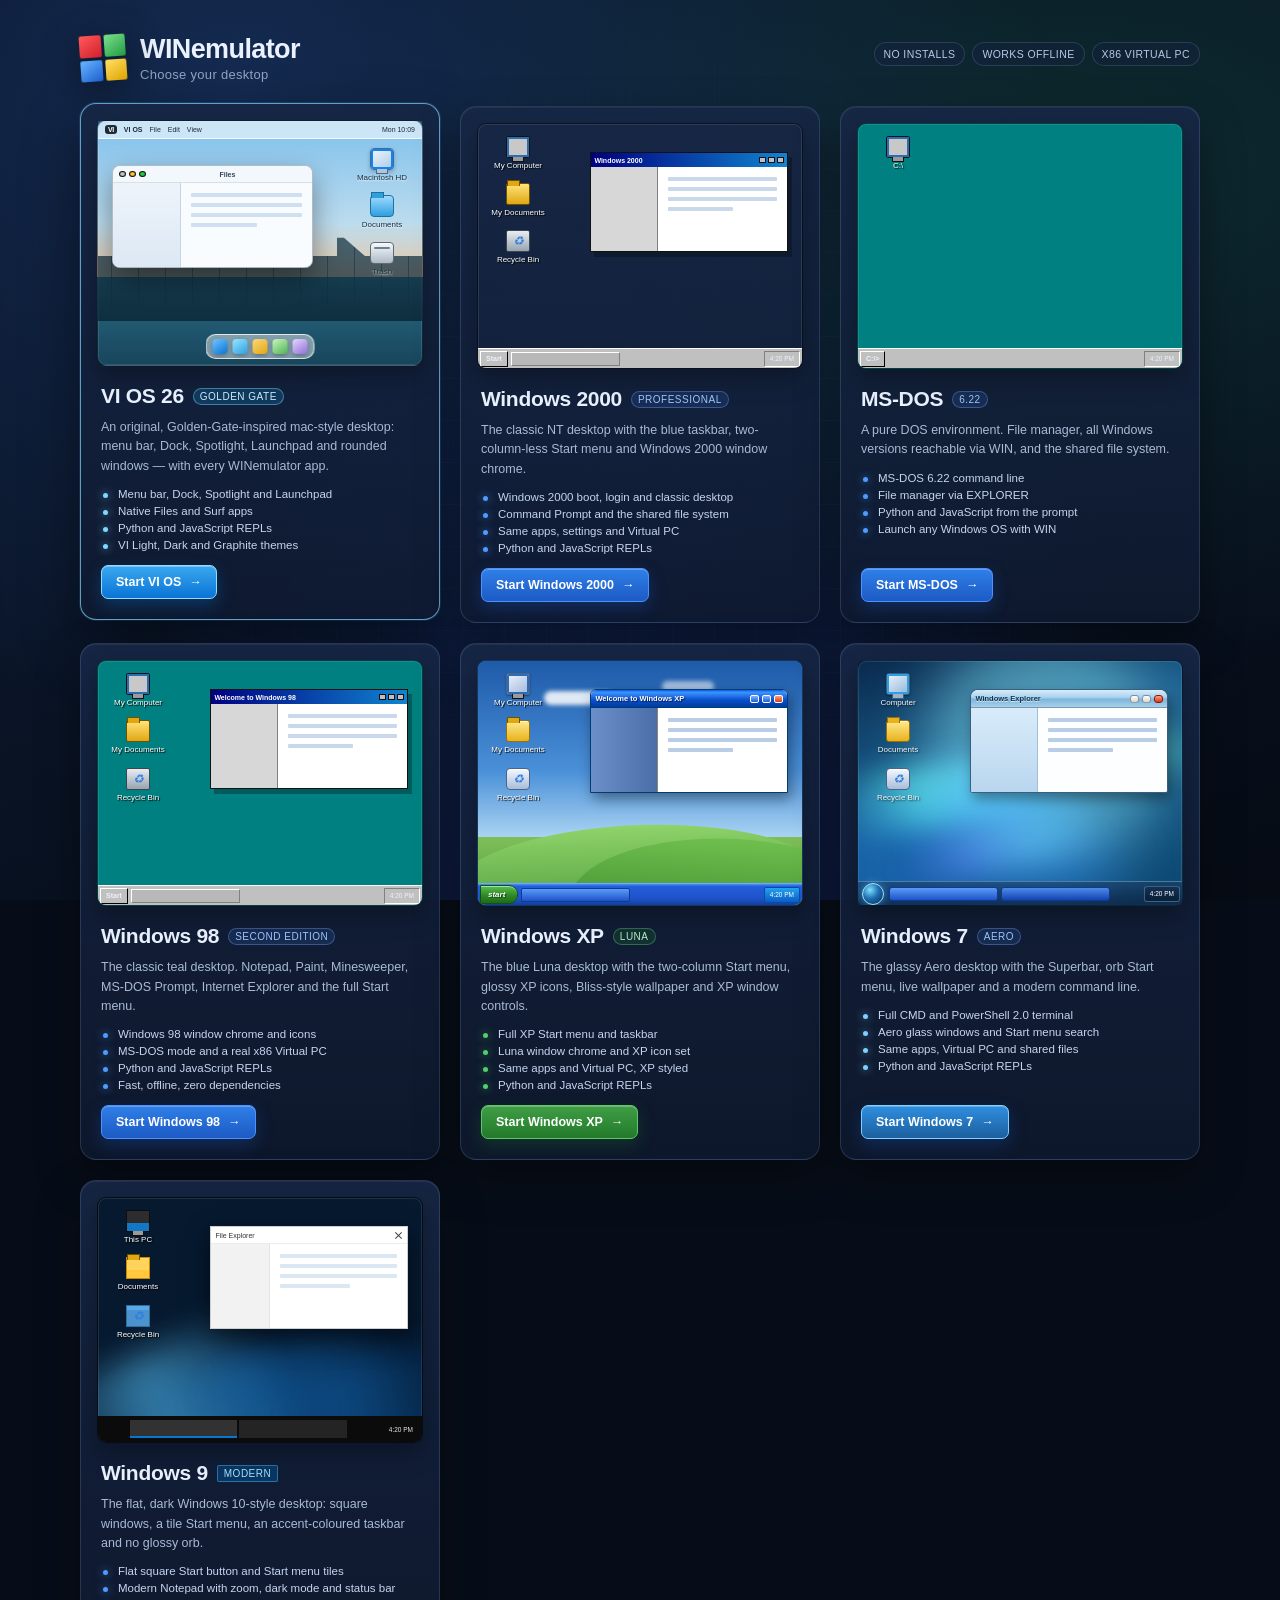
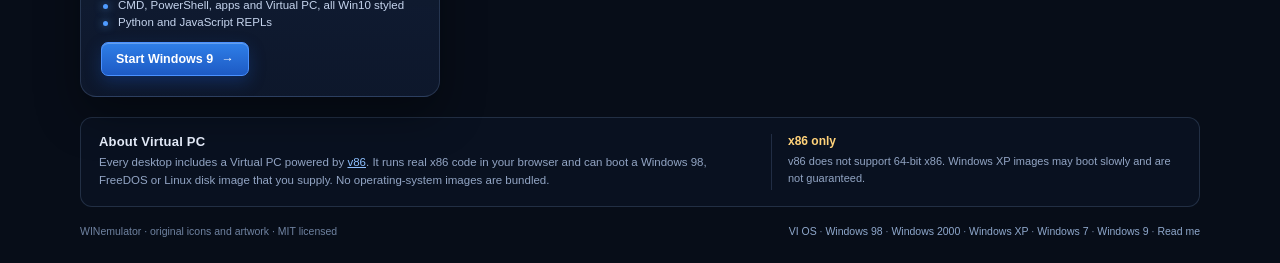
<file: index.html>
<!doctype html>
<html lang="en">
<head>
  <meta charset="utf-8">
  <meta name="viewport" content="width=device-width, initial-scale=1, viewport-fit=cover">
  <meta name="theme-color" content="#0b1220">
  <title>WINemulator — Choose VI OS Golden Gate, Windows 98, 2000, XP, 7 or 9</title>
  <meta name="description" content="Choose VI OS Golden Gate, an original mac-style desktop, or a Windows 98, Windows 2000, Windows XP, Windows 7 or Windows 9 desktop that runs entirely in your browser. No installs, no virtual machine, works offline.">
  <link rel="icon" href="assets/favicon.ico" type="image/x-icon">
  <link rel="icon" href="assets/favicon.png" type="image/png">
  <link rel="manifest" href="manifest.webmanifest">
  <meta property="og:title" content="WINemulator — Choose your desktop">
  <meta property="og:description" content="VI OS Golden Gate and Windows 98, 2000, XP, 7 and 9 desktops in your browser. Fast, offline, and no installs.">
  <meta property="og:type" content="website">
  <link rel="stylesheet" href="css/selector.css">
</head>
<body>
  <div class="selector-bg" aria-hidden="true"></div>
  <main class="selector-shell">
    <header class="sel-head">
      <div class="sel-mark">
        <span class="sel-flag" aria-hidden="true">
          <i></i><i></i><i></i><i></i>
        </span>
        <div>
          <h1>WINemulator</h1>
          <p>Choose your desktop</p>
        </div>
      </div>
      <div class="sel-meta">
        <span class="sel-pill">No installs</span>
        <span class="sel-pill">Works offline</span>
        <span class="sel-pill">x86 Virtual PC</span>
      </div>
    </header>

    <section class="os-grid" aria-label="Choose an operating system">
      <a class="os-card os-vi" href="desktop.html?os=mac" data-os="mac">
        <span class="os-badge" data-last hidden>Last used</span>
        <div class="os-preview">
          <div class="pv-desktop pv-desktop-vi">
            <div class="pv-gate" aria-hidden="true"></div>
            <div class="pv-menubar">
              <span class="pv-mb-vi">VI</span><span class="pv-mb-app">VI OS</span>
              <span class="pv-mb-item">File</span><span class="pv-mb-item">Edit</span><span class="pv-mb-item">View</span>
              <span class="pv-mb-spacer"></span><span class="pv-mb-time">Mon 10:09</span>
            </div>
            <div class="pv-icons">
              <span class="pv-icon"><i class="pv-monitor vi"></i><em>Macintosh HD</em></span>
              <span class="pv-icon"><i class="pv-folder vi"></i><em>Documents</em></span>
              <span class="pv-icon"><i class="pv-bin vi"></i><em>Trash</em></span>
            </div>
            <div class="pv-window pv-window-vi">
              <div class="pv-title"><b class="pv-light close"></b><b class="pv-light min"></b><b class="pv-light max"></b><span>Files</span></div>
              <div class="pv-body">
                <div class="pv-side vi"></div>
                <div class="pv-lines"><i></i><i></i><i></i><i class="short"></i></div>
              </div>
            </div>
            <div class="pv-dock">
              <i class="vi"></i><i class="vi a"></i><i class="vi b"></i><i class="vi c"></i><i class="vi d"></i>
            </div>
          </div>
        </div>
        <div class="os-info">
          <div class="os-title">
            <h2>VI OS 26</h2>
            <span class="os-tag vi">Golden Gate</span>
          </div>
          <p>An original, Golden-Gate-inspired mac-style desktop: menu bar, Dock, Spotlight, Launchpad and rounded windows — with every WINemulator app.</p>
          <ul class="os-list">
            <li>Menu bar, Dock, Spotlight and Launchpad</li>
            <li>Native Files and Surf apps</li>
            <li>Python and JavaScript REPLs</li>
            <li>VI Light, Dark and Graphite themes</li>
          </ul>
          <span class="os-cta">Start VI OS <i aria-hidden="true">→</i></span>
        </div>
      </a>

      <a class="os-card os-2k" href="desktop.html?os=2k" data-os="2k">
        <span class="os-badge" data-last hidden>Last used</span>
        <div class="os-preview">
          <div class="pv-desktop pv-desktop-2k">
            <div class="pv-icons">
              <span class="pv-icon"><i class="pv-monitor"></i><em>My Computer</em></span>
              <span class="pv-icon"><i class="pv-folder"></i><em>My Documents</em></span>
              <span class="pv-icon"><i class="pv-bin"></i><em>Recycle Bin</em></span>
            </div>
            <div class="pv-window pv-window-98">
              <div class="pv-title"><span>Windows 2000</span><b></b><b></b><b class="x"></b></div>
              <div class="pv-body">
                <div class="pv-side"></div>
                <div class="pv-lines"><i></i><i></i><i></i><i class="short"></i></div>
              </div>
            </div>
            <div class="pv-taskbar pv-taskbar-98">
              <span class="pv-start pv-start-98">Start</span>
              <span class="pv-task"></span>
              <span class="pv-tray">4:20 PM</span>
            </div>
          </div>
        </div>
        <div class="os-info">
          <div class="os-title">
            <h2>Windows 2000</h2>
            <span class="os-tag">Professional</span>
          </div>
          <p>The classic NT desktop with the blue taskbar, two-column-less Start menu and Windows 2000 window chrome.</p>
          <ul class="os-list">
            <li>Windows 2000 boot, login and classic desktop</li>
            <li>Command Prompt and the shared file system</li>
            <li>Same apps, settings and Virtual PC</li>
            <li>Python and JavaScript REPLs</li>
          </ul>
          <span class="os-cta">Start Windows 2000 <i aria-hidden="true">&#8594;</i></span>
        </div>
      </a>

      <a class="os-card os-dos" href="desktop.html?os=dos" data-os="dos">
        <span class="os-badge" data-last hidden>Last used</span>
        <div class="os-preview">
          <div class="pv-desktop pv-desktop-98">
            <div class="pv-icons">
              <span class="pv-icon"><i class="pv-monitor"></i><em>C:\</em></span>
            </div>
            <div class="pv-taskbar pv-taskbar-98">
              <span class="pv-start pv-start-98">C:\&gt;</span>
              <span class="pv-tray">4:20 PM</span>
            </div>
          </div>
        </div>
        <div class="os-info">
          <div class="os-title">
            <h2>MS-DOS</h2>
            <span class="os-tag">6.22</span>
          </div>
          <p>A pure DOS environment. File manager, all Windows versions reachable via WIN, and the shared file system.</p>
          <ul class="os-list">
            <li>MS-DOS 6.22 command line</li>
            <li>File manager via EXPLORER</li>
            <li>Python and JavaScript from the prompt</li>
            <li>Launch any Windows OS with WIN</li>
          </ul>
          <span class="os-cta">Start MS-DOS <i aria-hidden="true">&#8594;</i></span>
        </div>
      </a>

      <a class="os-card os-98" href="desktop.html?os=98" data-os="98">
        <span class="os-badge" data-last hidden>Last used</span>
        <div class="os-preview">
          <div class="pv-desktop pv-desktop-98">
            <div class="pv-icons">
              <span class="pv-icon"><i class="pv-monitor"></i><em>My Computer</em></span>
              <span class="pv-icon"><i class="pv-folder"></i><em>My Documents</em></span>
              <span class="pv-icon"><i class="pv-bin"></i><em>Recycle Bin</em></span>
            </div>
            <div class="pv-window pv-window-98">
              <div class="pv-title"><span>Welcome to Windows 98</span><b></b><b></b><b class="x"></b></div>
              <div class="pv-body">
                <div class="pv-side"></div>
                <div class="pv-lines"><i></i><i></i><i></i><i class="short"></i></div>
              </div>
            </div>
            <div class="pv-taskbar pv-taskbar-98">
              <span class="pv-start pv-start-98">Start</span>
              <span class="pv-task"></span>
              <span class="pv-tray">4:20 PM</span>
            </div>
          </div>
        </div>
        <div class="os-info">
          <div class="os-title">
            <h2>Windows 98</h2>
            <span class="os-tag">Second Edition</span>
          </div>
          <p>The classic teal desktop. Notepad, Paint, Minesweeper, MS-DOS Prompt, Internet Explorer and the full Start menu.</p>
          <ul class="os-list">
            <li>Windows 98 window chrome and icons</li>
            <li>MS-DOS mode and a real x86 Virtual PC</li>
            <li>Python and JavaScript REPLs</li>
            <li>Fast, offline, zero dependencies</li>
          </ul>
          <span class="os-cta">Start Windows 98 <i aria-hidden="true">→</i></span>
        </div>
      </a>

      <a class="os-card os-xp" href="desktop.html?os=xp" data-os="xp">
        <span class="os-badge" data-last hidden>Last used</span>
        <div class="os-preview">
          <div class="pv-desktop pv-desktop-xp">
            <div class="pv-sky" aria-hidden="true">
              <span class="pv-cloud c1"></span><span class="pv-cloud c2"></span><span class="pv-cloud c3"></span>
              <span class="pv-hill h1"></span><span class="pv-hill h2"></span>
            </div>
            <div class="pv-icons">
              <span class="pv-icon"><i class="pv-monitor xp"></i><em>My Computer</em></span>
              <span class="pv-icon"><i class="pv-folder xp"></i><em>My Documents</em></span>
              <span class="pv-icon"><i class="pv-bin xp"></i><em>Recycle Bin</em></span>
            </div>
            <div class="pv-window pv-window-xp">
              <div class="pv-title"><span>Welcome to Windows XP</span><b></b><b></b><b class="x"></b></div>
              <div class="pv-body">
                <div class="pv-side xp"></div>
                <div class="pv-lines"><i></i><i></i><i></i><i class="short"></i></div>
              </div>
            </div>
            <div class="pv-taskbar pv-taskbar-xp">
              <span class="pv-start pv-start-xp">start</span>
              <span class="pv-task xp"></span>
              <span class="pv-tray xp">4:20 PM</span>
            </div>
          </div>
        </div>
        <div class="os-info">
          <div class="os-title">
            <h2>Windows XP</h2>
            <span class="os-tag luna">Luna</span>
          </div>
          <p>The blue Luna desktop with the two-column Start menu, glossy XP icons, Bliss-style wallpaper and XP window controls.</p>
          <ul class="os-list">
            <li>Full XP Start menu and taskbar</li>
            <li>Luna window chrome and XP icon set</li>
            <li>Same apps and Virtual PC, XP styled</li>
            <li>Python and JavaScript REPLs</li>
          </ul>
          <span class="os-cta">Start Windows XP <i aria-hidden="true">→</i></span>
        </div>
      </a>

      <a class="os-card os-7" href="desktop.html?os=7" data-os="7">
        <span class="os-badge" data-last hidden>Last used</span>
        <div class="os-preview">
          <div class="pv-desktop pv-desktop-7">
            <div class="pv-aurora" aria-hidden="true">
              <span class="pv-ribbon r1"></span><span class="pv-ribbon r2"></span><span class="pv-ribbon r3"></span>
              <span class="pv-glow g1"></span><span class="pv-glow g2"></span>
            </div>
            <div class="pv-icons">
              <span class="pv-icon"><i class="pv-monitor win7"></i><em>Computer</em></span>
              <span class="pv-icon"><i class="pv-folder win7"></i><em>Documents</em></span>
              <span class="pv-icon"><i class="pv-bin win7"></i><em>Recycle Bin</em></span>
            </div>
            <div class="pv-window pv-window-7">
              <div class="pv-title"><span>Windows Explorer</span><b></b><b></b><b class="x"></b></div>
              <div class="pv-body">
                <div class="pv-side win7"></div>
                <div class="pv-lines"><i></i><i></i><i></i><i class="short"></i></div>
              </div>
            </div>
            <div class="pv-taskbar pv-taskbar-7">
              <span class="pv-orb"></span>
              <span class="pv-task win7"></span>
              <span class="pv-task win7 alt"></span>
              <span class="pv-tray win7">4:20 PM</span>
            </div>
          </div>
        </div>
        <div class="os-info">
          <div class="os-title">
            <h2>Windows 7</h2>
            <span class="os-tag aero">Aero</span>
          </div>
          <p>The glassy Aero desktop with the Superbar, orb Start menu, live wallpaper and a modern command line.</p>
          <ul class="os-list">
            <li>Full CMD and PowerShell 2.0 terminal</li>
            <li>Aero glass windows and Start menu search</li>
            <li>Same apps, Virtual PC and shared files</li>
            <li>Python and JavaScript REPLs</li>
          </ul>
          <span class="os-cta">Start Windows 7 <i aria-hidden="true">→</i></span>
        </div>
      </a>

      <a class="os-card os-9" href="desktop.html?os=9" data-os="9">
        <span class="os-badge" data-last hidden>Last used</span>
        <div class="os-preview">
          <div class="pv-desktop pv-desktop-9">
            <div class="pv-hero" aria-hidden="true">
              <span class="pv-bloom b1"></span><span class="pv-bloom b2"></span><span class="pv-bloom b3"></span>
            </div>
            <div class="pv-icons">
              <span class="pv-icon"><i class="pv-monitor win9"></i><em>This PC</em></span>
              <span class="pv-icon"><i class="pv-folder win9"></i><em>Documents</em></span>
              <span class="pv-icon"><i class="pv-bin win9"></i><em>Recycle Bin</em></span>
            </div>
            <div class="pv-window pv-window-9">
              <div class="pv-title"><span>File Explorer</span><b></b><b></b><b class="x"></b></div>
              <div class="pv-body">
                <div class="pv-side win9"></div>
                <div class="pv-lines"><i></i><i></i><i></i><i class="short"></i></div>
              </div>
            </div>
            <div class="pv-taskbar pv-taskbar-9">
              <span class="pv-start pv-start-9" aria-hidden="true"><i></i><i></i><i></i><i></i></span>
              <span class="pv-task win9"></span>
              <span class="pv-task win9 alt"></span>
              <span class="pv-tray win9">4:20 PM</span>
            </div>
          </div>
        </div>
        <div class="os-info">
          <div class="os-title">
            <h2>Windows 9</h2>
            <span class="os-tag win10">Modern</span>
          </div>
          <p>The flat, dark Windows 10-style desktop: square windows, a tile Start menu, an accent-coloured taskbar and no glossy orb.</p>
          <ul class="os-list">
            <li>Flat square Start button and Start menu tiles</li>
            <li>Modern Notepad with zoom, dark mode and status bar</li>
            <li>CMD, PowerShell, apps and Virtual PC, all Win10 styled</li>
            <li>Python and JavaScript REPLs</li>
          </ul>
          <span class="os-cta">Start Windows 9 <i aria-hidden="true">→</i></span>
        </div>
      </a>
    </section>

    <section class="sel-note">
      <div>
        <h3>About Virtual PC</h3>
        <p>Every desktop includes a Virtual PC powered by <a href="https://github.com/copy/v86" target="_blank" rel="noopener">v86</a>. It runs real x86 code in your browser and can boot a Windows 98, FreeDOS or Linux disk image that you supply. No operating-system images are bundled.</p>
      </div>
      <div class="sel-warn">
        <b>x86 only</b>
        <span>v86 does not support 64-bit x86. Windows XP images may boot slowly and are not guaranteed.</span>
      </div>
    </section>

    <footer class="sel-foot">
      <span>WINemulator · original icons and artwork · MIT licensed</span>
      <span><a href="desktop.html?os=mac">VI OS</a> · <a href="desktop.html?os=98">Windows 98</a> · <a href="desktop.html?os=2k">Windows 2000</a> · <a href="desktop.html?os=xp">Windows XP</a> · <a href="desktop.html?os=7">Windows 7</a> · <a href="desktop.html?os=9">Windows 9</a> · <a href="README.md">Read me</a></span>
    </footer>
  </main>

  <script src="js/selector.js"></script>
</body>
</html>
</file>
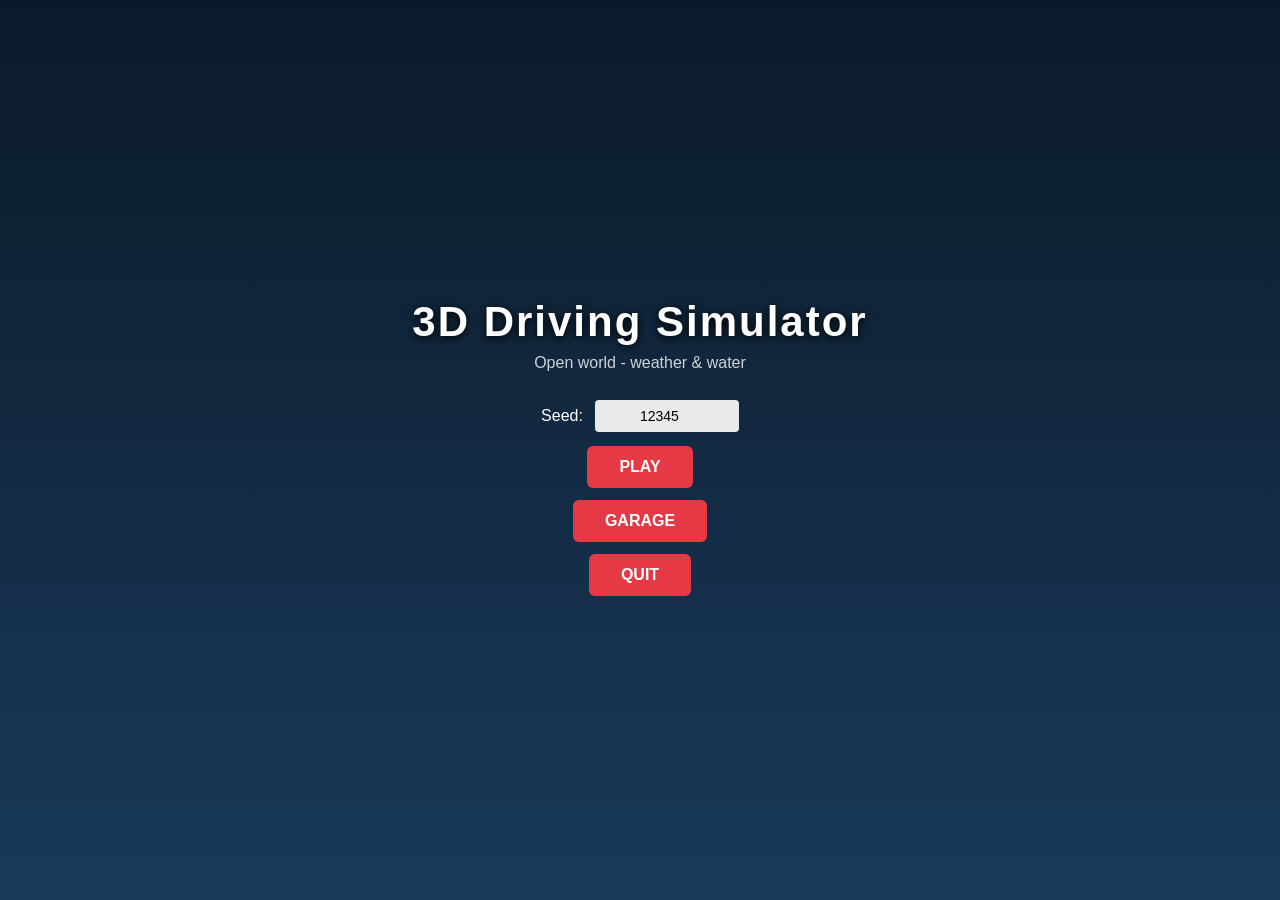
<file: Driving Game/index.html>
<!doctype html>
<html lang="en">
<head>
<meta charset="utf-8">
<meta name="viewport" content="width=device-width, initial-scale=1">
<title>3D Driving Simulator - Open World</title>
<link rel="stylesheet" href="styles.css">
</head>
<body>
<div id="menu">
  <h1>3D Driving Simulator</h1>
  <p>Open world - weather & water</p>
  <div class="row"><label>Seed:</label><input id="seed" type="number" value="12345"></div>
  <button id="play">PLAY</button>
  <button id="garagebtn">GARAGE</button>
  <button id="quit">QUIT</button>
  <div id="garage" style="display:none;">
    <h2>Vehicle Garage</h2>
    <div class="veh-grid" id="vehgrid"></div>
    <button id="backmenu">Back</button>
  </div>
</div>
<div id="hud" style="display:none;">
  <div class="speed">0 km/h</div>
  <div class="speedbar" style="width:200px; height:8px; background:rgba(255,255,255,0.2); margin-top:4px; border-radius:4px; overflow:hidden;">
    <div class="speedfill" style="width:0%; height:100%; background:#00b4d8; transition:width 0.1s;"></div>
  </div>
  <div class="rpm"><div></div></div>
  <div class="gear">Gear: 1</div>
  <div>Damage: <span class="dmg">0%</span> <span class="cond"></span></div>
  <div class="bar"><div class="dmgbar"></div></div>
  <div>Smoke: <span class="smoke">None</span></div>
  <div>Nitro: <span class="nitro">100%</span></div>
  <div class="nitrobar"><div class="nitrofill"></div></div>
  <div>Distance: <span class="dist">0 m</span></div>
  <div>Weather: <span class="weather">Clear</span></div>
  <div class="controls">W/S accel/brake  A/D steer  Space handbrake  N nitro  R reset  C camera  V weather  L headlights</div>
</div>
<div id="seedinfo"></div>
<canvas id="minimap" width="180" height="180"></canvas>
<div id="destroyed">VEHICLE DESTROYED</div>

<!-- 1. Load Three.js Library first -->
<script src="three.min.js"></script>

<!-- 2. Load Procedural Textures generator -->
<script src="textures.js"></script>

<!-- 3. Load Custom Vehicle Models -->
<script src="car.js"></script>

<!-- 4. Load Core Game Logic and Physics Engine last -->
<script src="game.js"></script>
</body>
</html>
</file>
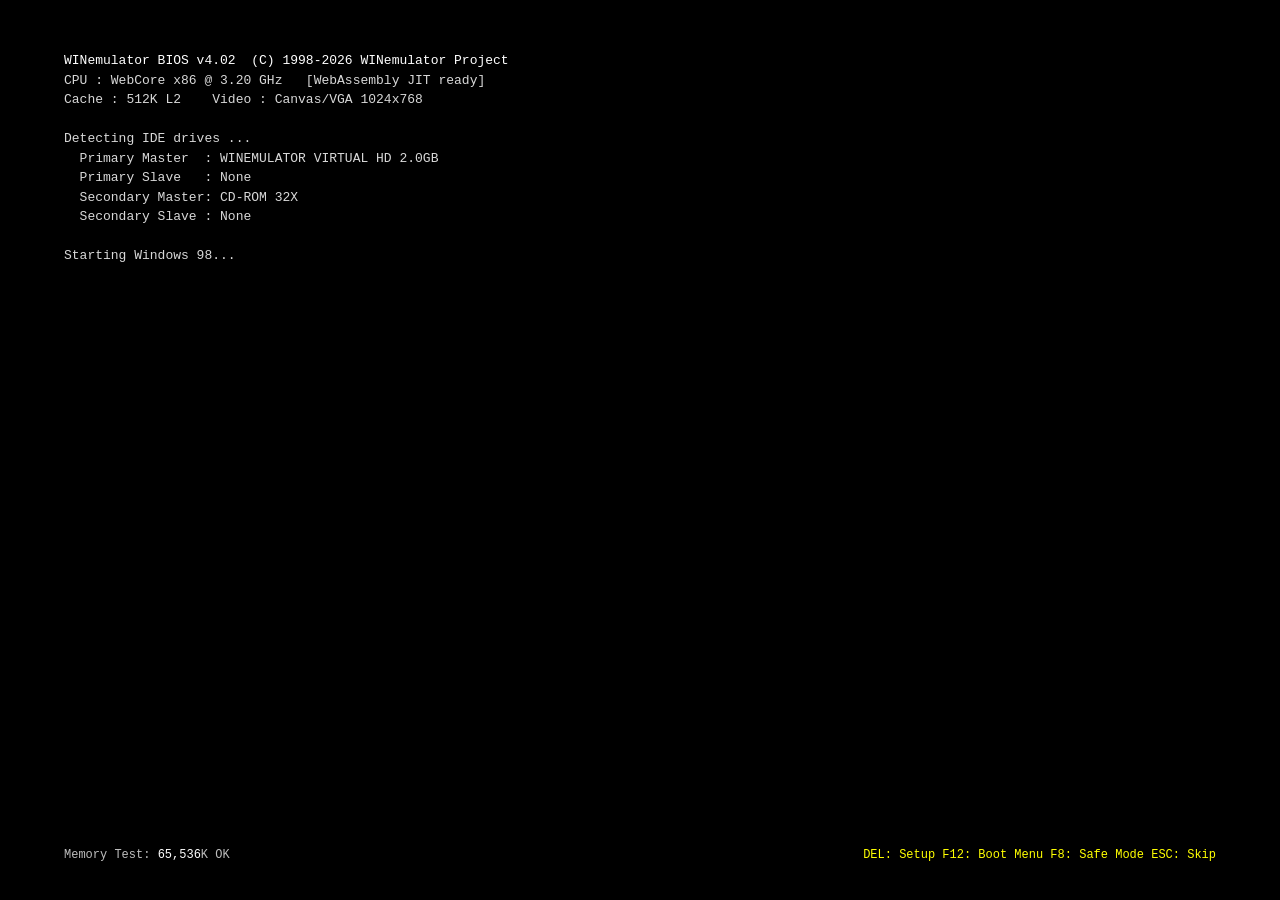
<file: desktop.html>
<!doctype html>
<html lang="en">
<head>
  <meta charset="utf-8">
  <meta name="viewport" content="width=device-width, initial-scale=1, viewport-fit=cover">
  <meta name="theme-color" content="#008080">
  <title>WINemulator — Windows in your browser</title>
  <meta name="description" content="A fast, offline, no-install desktop environment for your browser. Choose VI OS Golden Gate, Windows 98, Windows 2000, Windows XP, Windows 7 or Windows 9. Files, Paint, Minesweeper, Terminal, Virtual PC and more.">
  <link rel="icon" href="assets/favicon.ico" type="image/x-icon">
  <link rel="icon" href="assets/favicon.png" type="image/png">
  <link rel="manifest" href="manifest.webmanifest">
  <meta property="og:title" content="WINemulator">
  <meta property="og:description" content="A complete desktop in your browser. Choose VI OS Golden Gate, Windows 98, 2000, XP, 7 or 9. Boots in seconds, works offline, no installs.">
  <meta property="og:type" content="website">
  <link rel="stylesheet" href="css/base.css">
  <link rel="stylesheet" href="css/desktop.css">
  <link rel="stylesheet" href="css/apps.css">
  <link rel="stylesheet" href="css/xp.css">
  <link rel="stylesheet" href="css/win7.css">
  <link rel="stylesheet" href="css/win10.css">
  <link rel="stylesheet" href="css/w2k.css">
  <link rel="stylesheet" href="css/vi.css">
</head>
<body class="booting theme-classic wall-teal">
  <script>
    (function () {
      var q = new URLSearchParams(location.search);
      var os = q.get('os');
      var aliases = { vi: 'mac', osx: 'mac', mvi: 'mac', macos: 'mac', 2000: '2k' };
      var valid = ['98', 'xp', '7', '9', '2k', 'dos', 'mac'];
      if (valid.indexOf(os) < 0 && aliases[os]) os = aliases[os];
      if (valid.indexOf(os) < 0) {
        try { os = localStorage.getItem('winemulator.os'); } catch (e) {}
        if (os && aliases[os]) os = aliases[os];
      }
      if (valid.indexOf(os) < 0) os = '98';
      try { localStorage.setItem('winemulator.os', os); } catch (e) {}

      /* Give each desktop its own default look the first time it is opened. */
      var genericWalls = ['teal', 'clouds', 'azure', 'sunset', 'graphite', 'grid', 'solid'];
      var conf = {
        mac: { theme: 'vi', wall: 'gate', themes: ['vi', 'vi-dark', 'vi-graphite'], walls: ['gate', 'dune', 'aurora', 'graphite', 'solid'] },
        '9': { theme: 'win10', wall: 'hero', themes: ['win10', 'win10mint', 'win10violet'], walls: genericWalls.concat(['hero']) },
        '7': { theme: 'aero', wall: 'harmony', themes: ['aero', 'frost', 'dusk'], walls: genericWalls.concat(['harmony']) },
        '2k': { theme: 'classic', wall: 'teal', themes: ['classic', 'platinum', 'midnight'], walls: genericWalls },
        dos: { theme: 'classic', wall: 'teal', themes: ['classic', 'platinum', 'midnight'], walls: genericWalls },
        xp: { theme: 'xp', wall: 'bliss', themes: ['xp', 'olive', 'silver'], walls: genericWalls.concat(['bliss']) },
        '98': { theme: 'classic', wall: 'teal', themes: ['classic', 'platinum', 'midnight'], walls: genericWalls }
      }[os];
      try {
        var raw = localStorage.getItem('winemulator.settings');
        var st = raw ? JSON.parse(raw) : {};
        var changed = false;
        if (conf.themes.indexOf(st.theme) < 0) { st.theme = conf.theme; changed = true; }
        if (conf.walls.indexOf(st.wallpaper) < 0) { st.wallpaper = conf.wall; changed = true; }
        if (changed) localStorage.setItem('winemulator.settings', JSON.stringify(st));
      } catch (e) {}

      window.WIN_OS = os;
      document.documentElement.setAttribute('data-os', os);
      document.body.className = 'booting os-' + os + ' theme-' + conf.theme + ' wall-' + conf.wall;
      var meta = document.querySelector('meta[name="theme-color"]');
      if (os === 'mac') {
        if (meta) meta.setAttribute('content', '#0a84ff');
        document.title = 'VI OS 26 Golden Gate — WINemulator';
      } else if (os === 'xp') {
        if (meta) meta.setAttribute('content', '#245edb');
        document.title = 'WINemulator XP — Windows in your browser';
      } else if (os === '2k') {
        if (meta) meta.setAttribute('content', '#000080');
        document.title = 'WINemulator 2000 — Windows in your browser';
      } else if (os === 'dos') {
        if (meta) meta.setAttribute('content', '#000000');
        document.title = 'WINemulator DOS — MS-DOS in your browser';
      } else if (os === '7') {
        if (meta) meta.setAttribute('content', '#0b6d8f');
        document.title = 'WINemulator 7 — Windows in your browser';
      } else if (os === '9') {
        if (meta) meta.setAttribute('content', '#0078d7');
        document.title = 'WINemulator 9 — Windows in your browser';
      }
    })();
  </script>

  <main id="desktop" aria-label="Desktop">
    <div id="icons" aria-label="Desktop icons"></div>
    <div id="windows"></div>
    <div id="snap-preview" hidden></div>
  </main>

  <div id="taskbar" role="toolbar" aria-label="Taskbar">
    <button id="start-button" class="start-button" type="button" aria-expanded="false" aria-controls="start-menu">
      <span id="start-icon" aria-hidden="true"></span><span class="start-label">Start</span>
    </button>
    <div id="quicklaunch" class="quicklaunch" aria-label="Quick Launch"></div>
    <div id="tasks" class="tasks" aria-label="Running programs"></div>
    <div id="tray" class="tray">
      <button id="tray-volume" class="tray-btn" type="button" title="Volume" aria-label="Volume"></button>
      <button id="tray-network" class="tray-btn" type="button" title="Network connection" aria-label="Network connection"></button>
      <button id="tray-clock" class="tray-clock" type="button" title="Date and time"></button>
    </div>
  </div>

  <div id="start-menu" class="start-menu" hidden></div>
  <div id="alttab" class="alttab" hidden></div>
  <div id="calendar-pop" class="calendar-pop" hidden></div>
  <div id="volume-pop" class="volume-pop" hidden></div>
  <div id="modal-root"></div>
  <div id="toast-root" class="toast-root" aria-live="polite"></div>
  <div id="crt" hidden></div>

  <div id="boot-layer" class="boot-layer" aria-label="Boot screen"></div>
  <div id="login-layer" class="login-layer" hidden></div>
  <div id="power-layer" class="power-layer" hidden></div>

  <noscript>
    <div style="position:fixed;inset:0;z-index:99999;background:#000;color:#ddd;display:flex;align-items:center;justify-content:center;font:14px monospace;padding:30px;text-align:center">
      WINemulator needs JavaScript enabled to boot. Please enable JavaScript and reload.
    </div>
  </noscript>

  <script src="js/icons.js"></script>
  <script src="js/os.js"></script>
  <script src="js/icons-xp.js"></script>
  <script src="js/icons-7.js"></script>
  <script src="js/icons-10.js"></script>
  <script src="js/icons-vi.js"></script>
  <script src="js/util.js"></script>
  <script src="js/sound.js"></script>
  <script src="js/fs.js"></script>
  <script src="js/ui.js"></script>
  <script src="js/wm.js"></script>
  <script src="js/taskbar.js"></script>
  <script src="js/desktop.js"></script>
  <script src="js/boot.js"></script>
  <script src="js/apps/explorer.js"></script>
  <script src="js/apps/notepad.js"></script>
  <script src="js/apps/paint.js"></script>
  <script src="js/apps/calc.js"></script>
  <script src="js/apps/terminal.js"></script>
  <script src="js/apps/langs-core.js?v=81"></script>
  <script src="js/apps/langs.js?v=81"></script>
  <script src="js/apps/runner.js"></script>
  <script src="js/apps/driving.js"></script>
  <script src="js/apps/eaglercraft.js"></script>
  <script src="js/apps/minesweeper.js"></script>
  <script src="js/apps/settings.js"></script>
  <script src="js/apps/taskmgr.js"></script>
  <script src="js/apps/browser.js"></script>
  <script src="js/apps/firefox.js"></script>
  <script src="js/apps/files.js"></script>
  <script src="js/apps/surf.js"></script>
  <script src="js/apps/help.js"></script>
  <script src="js/apps/vpc.js"></script>
  <script src="js/vi.js"></script>
  <script src="js/main.js"></script>
</body>
</html>
</file>
<file: css/selector.css>
/* WINemulator — OS chooser */
:root {
  color-scheme: dark;
  --ink: #eaf1ff;
  --muted: #93a5c4;
  --line: rgba(150, 180, 230, .18);
  --card: rgba(15, 26, 48, .82);
  --card-hi: rgba(23, 39, 70, .92);
  --blue: #3b82f6;
  --green: #22c55e;
}
* { box-sizing: border-box; }
html, body { min-height: 100%; }
body {
  margin: 0;
  font-family: "Segoe UI", Tahoma, Verdana, sans-serif;
  color: var(--ink);
  background: #070d18;
  -webkit-font-smoothing: antialiased;
}
.selector-bg {
  position: fixed; inset: 0; z-index: 0; pointer-events: none;
  background:
    radial-gradient(ellipse at 18% 8%, rgba(59, 130, 246, .22), transparent 55%),
    radial-gradient(ellipse at 84% 18%, rgba(34, 197, 94, .12), transparent 48%),
    radial-gradient(ellipse at 50% 110%, rgba(30, 64, 175, .35), transparent 60%),
    linear-gradient(160deg, #08101f 0%, #0a1528 45%, #060b14 100%);
}
.selector-bg::after {
  content: ""; position: absolute; inset: 0;
  background-image:
    linear-gradient(rgba(120, 160, 230, .045) 1px, transparent 1px),
    linear-gradient(90deg, rgba(120, 160, 230, .045) 1px, transparent 1px);
  background-size: 42px 42px;
  mask-image: radial-gradient(ellipse at center, #000 20%, transparent 78%);
}
.selector-shell {
  position: relative; z-index: 1;
  width: min(1120px, 94vw);
  margin: 0 auto;
  padding: 34px 0 26px;
}
.sel-head { display: flex; align-items: flex-start; justify-content: space-between; gap: 20px; margin-bottom: 24px; }
.sel-mark { display: flex; align-items: center; gap: 14px; }
.sel-flag {
  width: 46px; height: 46px; position: relative; display: grid; grid-template-columns: 1fr 1fr; gap: 3px;
  transform: rotate(-4deg); filter: drop-shadow(0 8px 18px rgba(0,0,0,.45));
}
.sel-flag i { display: block; border-radius: 2px; }
.sel-flag i:nth-child(1) { background: linear-gradient(145deg, #ff5a5a, #d21f2c); }
.sel-flag i:nth-child(2) { background: linear-gradient(145deg, #7ee08b, #1f9d43); }
.sel-flag i:nth-child(3) { background: linear-gradient(145deg, #66b6ff, #1d5fd0); }
.sel-flag i:nth-child(4) { background: linear-gradient(145deg, #ffe066, #e2a600); }
.sel-head h1 { margin: 0; font-size: 27px; letter-spacing: -.6px; font-weight: 700; }
.sel-head p { margin: 2px 0 0; color: var(--muted); font-size: 13px; letter-spacing: .3px; }
.sel-meta { display: flex; flex-wrap: wrap; gap: 7px; justify-content: flex-end; padding-top: 8px; }
.sel-pill {
  font-size: 10.5px; letter-spacing: .4px; text-transform: uppercase;
  color: #b7c9e6; border: 1px solid var(--line); background: rgba(20, 35, 62, .55);
  padding: 5px 9px; border-radius: 999px;
}
.os-grid { display: grid; grid-template-columns: repeat(3, 1fr); gap: 20px; }
.os-card {
  position: relative; display: flex; flex-direction: column;
  background: linear-gradient(180deg, var(--card-hi), var(--card));
  border: 1px solid var(--line); border-radius: 16px;
  overflow: hidden; text-decoration: none; color: inherit;
  box-shadow: 0 18px 44px rgba(0, 0, 0, .35), inset 0 1px rgba(255,255,255,.06);
  transition: transform .18s ease, border-color .18s ease, box-shadow .18s ease;
  outline: none;
}
.os-card:hover, .os-card:focus-visible {
  transform: translateY(-3px);
  border-color: rgba(110, 170, 255, .62);
  box-shadow: 0 26px 58px rgba(0, 0, 0, .45), 0 0 0 1px rgba(80, 150, 255, .22);
}
.os-card.os-xp:hover, .os-card.os-xp:focus-visible { border-color: rgba(96, 180, 120, .7); }
.os-badge {
  position: absolute; top: 12px; right: 12px; z-index: 4;
  font-size: 10px; letter-spacing: .5px; text-transform: uppercase;
  background: rgba(8, 14, 26, .72); color: #bfe0ff; border: 1px solid rgba(120, 180, 255, .4);
  padding: 3px 7px; border-radius: 999px; backdrop-filter: blur(6px);
}
.os-preview { position: relative; padding: 16px 16px 0; }
.pv-desktop {
  position: relative; height: 246px; border-radius: 9px; overflow: hidden;
  border: 1px solid rgba(0,0,0,.5); box-shadow: inset 0 0 0 1px rgba(255,255,255,.1), 0 10px 24px rgba(0,0,0,.3);
}
.pv-desktop-98 { background: #008080; }
.pv-icons { position: absolute; top: 12px; left: 12px; display: flex; flex-direction: column; gap: 13px; z-index: 2; }
.pv-icon { display: flex; flex-direction: column; align-items: center; gap: 3px; width: 56px; }
.pv-icon em { font-style: normal; font-size: 8px; color: #fff; text-shadow: 1px 1px 1px #000; text-align: center; line-height: 1.15; }
.pv-icon i { display: block; width: 24px; height: 22px; position: relative; }
.pv-monitor { background: #c8c8c8; border: 1px solid #111; border-radius: 2px; box-shadow: inset 0 0 0 2px #2a6db5; }
.pv-monitor::after { content: ""; position: absolute; left: 5px; right: 5px; bottom: -5px; height: 4px; background: #9a9a9a; border: 1px solid #111; border-top: 0; }
.pv-monitor.xp { background: linear-gradient(145deg, #eef4ff, #9fb6d8); border-color: #4b658a; box-shadow: inset 0 0 0 2px #2f6bb5, 0 1px 2px rgba(0,0,0,.4); border-radius: 3px; }
.pv-folder { background: linear-gradient(180deg, #ffe37a, #e0a713); border: 1px solid #6d5200; border-radius: 2px; }
.pv-folder::before { content: ""; position: absolute; top: -4px; left: 0; width: 11px; height: 5px; background: #e0a713; border: 1px solid #6d5200; border-bottom: 0; }
.pv-folder.xp { background: linear-gradient(180deg, #ffe98f, #e8b21c); border-color: #9a7008; border-radius: 3px; box-shadow: inset 0 1px rgba(255,255,255,.8); }
.pv-bin { background: linear-gradient(180deg, #e8edf2, #98a4b0); border: 1px solid #3d4650; border-radius: 2px; }
.pv-bin::after { content: "♻"; position: absolute; inset: 0; display: flex; align-items: center; justify-content: center; font-size: 12px; color: #2f7de1; }
.pv-bin.xp { background: linear-gradient(180deg, #f4f8ff, #a8bdd8); border-color: #4b658a; border-radius: 4px; box-shadow: inset 0 1px rgba(255,255,255,.9); }
.pv-window {
  position: absolute; right: 14px; top: 28px; width: 61%; z-index: 1;
  border: 1px solid #111; background: #c0c0c0;
  box-shadow: 4px 5px 0 rgba(0,0,0,.28);
}
.pv-window-98 .pv-title { height: 14px; background: linear-gradient(90deg, #000080, #1084d0); display: flex; align-items: center; gap: 2px; padding: 0 3px; }
.pv-window-98 .pv-title span { flex: 1; font-size: 7px; color: #fff; font-weight: 700; }
.pv-title b { width: 7px; height: 6px; background: #c0c0c0; border: 1px solid #111; display: block; }
.pv-title b.x { background: #c0c0c0; }
.pv-window-98 .pv-body { display: flex; height: 84px; background: #c0c0c0; }
.pv-side { width: 34%; background: #d7d7d7; border-right: 1px solid #808080; }
.pv-lines { flex: 1; padding: 10px; display: flex; flex-direction: column; gap: 6px; background: #fff; }
.pv-lines i { height: 4px; background: #c9d8ea; border-radius: 1px; }
.pv-lines i.short { width: 60%; }
.pv-taskbar { position: absolute; left: 0; right: 0; bottom: 0; height: 20px; display: flex; align-items: center; gap: 3px; padding: 2px; background: #c0c0c0; border-top: 1px solid #fff; z-index: 3; }
.pv-start { height: 16px; display: inline-flex; align-items: center; padding: 0 5px; font-size: 7px; font-weight: 700; border: 1px solid; border-color: #fff #000 #000 #fff; background: #c0c0c0; }
.pv-task { width: 34%; height: 14px; background: #b8b8b8; border: 1px solid; border-color: #fff #808080 #808080 #fff; }
.pv-tray { margin-left: auto; height: 16px; display: flex; align-items: center; padding: 0 5px; font-size: 6.5px; border: 1px solid; border-color: #808080 #fff #fff #808080; }

/* XP preview */
.pv-desktop-xp { background: #2f6eb5; }
.pv-sky { position: absolute; inset: 0; overflow: hidden; }
.pv-sky::before { content: ""; position: absolute; inset: 0; background: linear-gradient(180deg, #1e5aa8 0%, #4a90d9 45%, #a9d3f2 72%, #7fbf5a 72%, #4e9a3a 100%); }
.pv-cloud { position: absolute; width: 70px; height: 14px; border-radius: 999px; background: rgba(255,255,255,.85); filter: blur(2px); }
.pv-cloud.c1 { top: 30px; left: 66px; }
.pv-cloud.c2 { top: 54px; left: 118px; width: 46px; height: 10px; opacity: .75; }
.pv-cloud.c3 { top: 20px; right: 88px; width: 52px; height: 11px; opacity: .66; }
.pv-hill { position: absolute; left: -10%; right: -10%; border-radius: 50% 50% 0 0 / 60% 60% 0 0; }
.pv-hill.h1 { bottom: -32px; height: 112px; background: linear-gradient(180deg, #8fd36a, #3f8f2f); transform: rotate(-2deg); }
.pv-hill.h2 { bottom: -54px; height: 120px; left: 28%; right: -30%; background: linear-gradient(180deg, #6fbf4e, #2f7a24); transform: rotate(3deg); }
.pv-window-xp { border: 1px solid #003c74; border-radius: 6px 6px 0 0; background: #ece9d8; box-shadow: 3px 6px 14px rgba(0,0,0,.4); overflow: hidden; }
.pv-window-xp .pv-title {
  height: 18px; display: flex; align-items: center; gap: 3px; padding: 0 4px;
  background: linear-gradient(180deg, #0a5ce0, #3a93ff 14%, #0a4ecb 60%, #003c9e);
  border-radius: 5px 5px 0 0; border-bottom: 1px solid #003c74;
}
.pv-window-xp .pv-title span { flex: 1; font-size: 7.5px; color: #fff; font-weight: 700; text-shadow: 1px 1px 1px rgba(0,0,0,.6); }
.pv-window-xp .pv-title b { width: 9px; height: 8px; border-radius: 2px; background: linear-gradient(180deg, #7fb2ff, #1e5fd0); border: 1px solid #fff; }
.pv-window-xp .pv-title b.x { background: linear-gradient(180deg, #ff9d7a, #d63a1b); }
.pv-window-xp .pv-body { display: flex; height: 84px; background: #ece9d8; }
.pv-side.xp { background: linear-gradient(90deg, #6d8fc9, #4b6ea8); border-right: 1px solid #8a867a; }
.pv-window-xp .pv-lines { background: #fff; }
.pv-window-xp .pv-lines i { background: #b9cde7; }
.pv-taskbar-xp { height: 22px; background: linear-gradient(180deg, #4b91f7 0%, #245edb 12%, #1e52c9 70%, #123f9e 100%); border-top: 1px solid #6fa8ff; }
.pv-start-xp {
  height: 19px; padding: 0 12px 0 7px; font-size: 8px; font-weight: 700; font-style: italic; color: #fff;
  background: linear-gradient(180deg, #59c14e, #2f8a25 55%, #1e6b18); border: 1px solid #145014;
  border-radius: 0 9px 9px 0; box-shadow: inset 0 1px rgba(255,255,255,.5); text-shadow: 1px 1px 1px rgba(0,0,0,.5);
}
.pv-task.xp { background: linear-gradient(180deg, #5a9cf8, #1e52c9); border: 1px solid #0e3b93; border-radius: 2px; }
.pv-tray.xp { background: linear-gradient(180deg, #22a3ef, #0a5cc4); border: 1px solid #0b4ba6; border-radius: 2px; color: #fff; }

.os-info { padding: 18px 20px 20px; display: flex; flex-direction: column; gap: 10px; flex: 1; }
.os-title { display: flex; align-items: center; gap: 9px; }
.os-title h2 { margin: 0; font-size: 21px; letter-spacing: -.3px; }
.os-tag { font-size: 10px; text-transform: uppercase; letter-spacing: .5px; color: #9fc7ff; border: 1px solid rgba(120, 170, 255, .35); background: rgba(40, 80, 150, .3); padding: 2px 6px; border-radius: 999px; }
.os-tag.luna { color: #b9f0c4; border-color: rgba(110, 220, 130, .35); background: rgba(30, 110, 50, .25); }
.os-info p { margin: 0; color: #a9bad6; font-size: 12.5px; line-height: 1.55; }
.os-list { margin: 2px 0 4px; padding: 0; list-style: none; display: flex; flex-direction: column; gap: 5px; }
.os-list li { position: relative; padding-left: 17px; font-size: 11.5px; color: #c6d5ee; }
.os-list li::before { content: ""; position: absolute; left: 2px; top: 5px; width: 5px; height: 5px; border-radius: 50%; background: #4f9bff; box-shadow: 0 0 8px rgba(79,155,255,.8); }
.os-xp .os-list li::before { background: #4fd06b; box-shadow: 0 0 8px rgba(79,208,107,.7); }
.os-cta {
  margin-top: auto; align-self: flex-start; display: inline-flex; align-items: center; gap: 8px;
  font-size: 12.5px; font-weight: 700; color: #fff;
  background: linear-gradient(180deg, #2f7fe8, #1d5ac4);
  border: 1px solid #4b91ff; border-radius: 7px; padding: 9px 14px;
  box-shadow: 0 6px 16px rgba(24, 80, 180, .35), inset 0 1px rgba(255,255,255,.25);
}
.os-xp .os-cta { background: linear-gradient(180deg, #3f9e45, #237a2a); border-color: #5fc56a; box-shadow: 0 6px 16px rgba(25, 110, 40, .35), inset 0 1px rgba(255,255,255,.25); }
.os-cta i { font-style: normal; transition: transform .18s ease; }
.os-card:hover .os-cta i { transform: translateX(3px); }

.sel-note {
  margin-top: 20px; display: grid; grid-template-columns: 1.6fr 1fr; gap: 16px;
  border: 1px solid var(--line); border-radius: 12px; background: rgba(12, 22, 40, .55);
  padding: 16px 18px;
}
.sel-note h3 { margin: 0 0 5px; font-size: 13px; letter-spacing: .2px; }
.sel-note p { margin: 0; font-size: 11.5px; line-height: 1.55; color: var(--muted); }
.sel-note a { color: #8fc0ff; }
.sel-warn { border-left: 1px solid var(--line); padding-left: 16px; display: flex; flex-direction: column; gap: 5px; }
.sel-warn b { font-size: 12px; color: #ffd27a; }
.sel-warn span { font-size: 11px; color: var(--muted); line-height: 1.5; }
.sel-foot { display: flex; justify-content: space-between; gap: 12px; flex-wrap: wrap; margin-top: 18px; font-size: 10.5px; color: #6f82a0; }
.sel-foot a { color: #8fa8cc; text-decoration: none; }
.sel-foot a:hover { color: #cfe2ff; text-decoration: underline; }

/* Windows 7 preview */
.pv-desktop-7 {
  background: linear-gradient(160deg, #0a2a4d 0%, #1b5f8f 40%, #0c4770 100%);
  overflow: hidden;
}
.pv-aurora { position: absolute; inset: 0; overflow: hidden; }
.pv-ribbon {
  position: absolute; height: 62px; border-radius: 999px; filter: blur(14px); opacity: .78;
}
.pv-ribbon.r1 { left: -6%; top: 42%; width: 78%; background: linear-gradient(90deg, transparent, #5ff3e1, #48c8ff, transparent); transform: rotate(-6deg); }
.pv-ribbon.r2 { right: -10%; top: 24%; width: 72%; height: 34px; background: linear-gradient(90deg, transparent, #a9f5ff, #63f0d1, transparent); transform: rotate(12deg); opacity: .6; }
.pv-ribbon.r3 { left: 12%; top: 66%; width: 66%; height: 46px; background: linear-gradient(90deg, transparent, #7d8dff, #7ff1ff, transparent); transform: rotate(-14deg); opacity: .5; }
.pv-glow { position: absolute; border-radius: 50%; filter: blur(28px); }
.pv-glow.g1 { width: 240px; height: 240px; right: 18px; top: -30px; background: rgba(143, 242, 255, .45); }
.pv-glow.g2 { width: 300px; height: 180px; left: -40px; bottom: -60px; background: rgba(31, 125, 255, .3); }
.pv-desktop-7 .pv-icons .pv-icon em { color: #f4faff; text-shadow: 1px 1px 2px rgba(0,0,0,.7); }
.pv-monitor.win7 { background: linear-gradient(145deg, #eef5ff, #8fb6d8); border: 1px solid #3a5f8a; border-radius: 3px; box-shadow: inset 0 0 0 2px #2f9fe0, 0 1px 2px rgba(0,0,0,.4); }
.pv-monitor.win7::after { background: #9fb3c6; border-color: #3a5f8a; }
.pv-folder.win7 { background: linear-gradient(180deg, #ffe98f, #e8b21c); border-color: #9a7008; border-radius: 3px; box-shadow: inset 0 1px rgba(255,255,255,.8); }
.pv-folder.win7::before { background: #e8b21c; border-color: #9a7008; }
.pv-bin.win7 { background: linear-gradient(180deg, #f4f8ff, #a8bdd8); border-color: #4b658a; border-radius: 4px; box-shadow: inset 0 1px rgba(255,255,255,.9); }
.pv-window-7 { border: 1px solid rgba(30,70,110,.85); border-radius: 8px 8px 3px 3px; background: rgba(240,245,252,.9); box-shadow: 3px 6px 14px rgba(0,0,0,.4); overflow: hidden; }
.pv-window-7 .pv-title {
  height: 18px; display: flex; align-items: center; gap: 3px; padding: 0 4px;
  background: linear-gradient(180deg, #d8ecfa 0%, #a9d3ee 42%, #7fb6dd 55%, #a8d0e9 100%);
  border-bottom: 1px solid rgba(30,70,110,.5); color: #10344f; text-shadow: 0 1px 0 rgba(255,255,255,.7);
}
.pv-window-7 .pv-title span { flex: 1; font-size: 7.5px; font-weight: 700; }
.pv-window-7 .pv-title b { width: 9px; height: 8px; border-radius: 3px; background: linear-gradient(180deg, #fff, #dcd8cb); border: 1px solid rgba(30,70,110,.5); }
.pv-window-7 .pv-title b.x { background: linear-gradient(180deg, #ff9d7a, #d63a1b); border-color: #8a1a08; }
.pv-window-7 .pv-body { display: flex; height: 84px; background: rgba(240,245,252,.9); }
.pv-window-7 .pv-side.win7 { background: linear-gradient(180deg, #d8ecfa, #b9d6ee); border-right: 1px solid #a0bfdc; }
.pv-window-7 .pv-lines { background: rgba(255,255,255,.9); }
.pv-window-7 .pv-lines i { background: #b9cde7; }
.pv-taskbar-7 { height: 24px; background: linear-gradient(180deg, rgba(30,60,95,.55) 0%, rgba(12,32,60,.75) 100%); border-top: 1px solid rgba(130,190,230,.55); backdrop-filter: blur(2px); }
.pv-orb { width: 22px; height: 22px; border-radius: 50%; background: radial-gradient(circle at 35% 30%, #7fe0ff, #1e6fb0 45%, #062a4d 100%); border: 1px solid #9fe6ff; box-shadow: 0 0 8px rgba(70,150,220,.8); margin: 0 2px; }
.pv-task.win7 { background: linear-gradient(180deg, #5a9cf8, #1e52c9); border: 1px solid #0e3b93; border-radius: 3px; }
.pv-task.win7.alt { background: linear-gradient(180deg, #4a8ce8, #1642b3); }
.pv-tray.win7 { background: linear-gradient(180deg, rgba(20,40,70,.5), rgba(10,24,46,.7)); border: 1px solid rgba(130,190,230,.4); border-radius: 3px; color: #fff; }
.os-7 .os-cta { background: linear-gradient(180deg, #2f8fe0, #1b5f9e); border-color: #7fd0ff; box-shadow: 0 6px 16px rgba(20, 80, 180, .35), inset 0 1px rgba(255,255,255,.25); }
.os-7:hover .os-cta i { transform: translateX(3px); }
.os-7 .os-list li::before { background: #7fd0ff; box-shadow: 0 0 8px rgba(127,208,255,.8); }
.os-card.os-7:hover, .os-card.os-7:focus-visible { border-color: rgba(127, 208, 255, .7); }
@media (max-width: 840px) {
  .selector-shell { width: min(680px, 94vw); }
  .os-grid { grid-template-columns: 1fr; }
  .os-preview { padding: 12px 12px 0; }
  .pv-desktop { height: 220px; }
  .sel-head { flex-direction: column; }
  .sel-meta { justify-content: flex-start; padding-top: 0; }
  .sel-note { grid-template-columns: 1fr; }
  .sel-warn { border-left: 0; border-top: 1px solid var(--line); padding-left: 0; padding-top: 12px; }
}
@media (max-width: 440px) {
  .selector-shell { padding-top: 22px; }
  .sel-head h1 { font-size: 23px; }
  .pv-desktop { height: 190px; }
  .pv-window { width: 64%; }
  .os-info { padding: 15px 15px 17px; }
  .os-title h2 { font-size: 18px; }
}

/* ============================================================ Windows 9 card */
.os-tag.win10 {
  color: #9fe6ff;
  border-color: rgba(76, 194, 255, .45);
  background: rgba(0, 120, 215, .28);
  border-radius: 2px;
}
.pv-desktop-9 { background: #06192f; overflow: hidden; }
.pv-hero { position: absolute; inset: 0; overflow: hidden; }
.pv-bloom {
  position: absolute; display: block;
  filter: blur(16px); opacity: .7;
  transform: rotate(-24deg);
}
.pv-bloom.b1 {
  left: -18%; bottom: -22%; width: 78%; height: 60%;
  background: linear-gradient(90deg, transparent, rgba(96, 205, 255, .75), transparent);
}
.pv-bloom.b2 {
  left: 4%; bottom: -34%; width: 96%; height: 72%;
  background: linear-gradient(90deg, transparent, rgba(31, 140, 232, .6), transparent);
  transform: rotate(-16deg);
}
.pv-bloom.b3 {
  left: 34%; bottom: -40%; width: 90%; height: 74%;
  background: linear-gradient(90deg, transparent, rgba(14, 90, 160, .8), transparent);
  transform: rotate(-8deg);
}
.pv-window-9 {
  background: #fff;
  border-color: #cfcfcf;
  border-radius: 0;
  box-shadow: 0 8px 22px rgba(0, 0, 0, .5);
}
.pv-window-9 .pv-title {
  height: 17px; background: #fff; border-bottom: 1px solid #ececec;
  display: flex; align-items: center; gap: 3px; padding: 0 4px;
}
.pv-window-9 .pv-title span { flex: 1; font-size: 7px; color: #333; font-weight: 400; }
.pv-window-9 .pv-title b { width: 9px; height: 7px; background: transparent; border: 0; }
.pv-window-9 .pv-title b.x { background: transparent; position: relative; }
.pv-window-9 .pv-title b.x::before,
.pv-window-9 .pv-title b.x::after {
  content: ""; position: absolute; left: 0; top: 3px; width: 9px; height: 1px;
  background: #444; transform: rotate(45deg);
}
.pv-window-9 .pv-title b.x::after { transform: rotate(-45deg); }
.pv-window-9 .pv-body { display: flex; height: 84px; background: #fff; }
.pv-side.win9 { width: 30%; background: #f2f2f2; border-right: 1px solid #e4e4e4; }
.pv-window-9 .pv-lines { background: #fff; }
.pv-window-9 .pv-lines i { background: #dbe7f2; }
.pv-taskbar-9 {
  height: 26px; background: #0b0b0b; border-top: 0;
  padding: 0 4px; gap: 2px;
}
.pv-start-9 {
  width: 22px; height: 18px;
  display: grid; grid-template-columns: 1fr 1fr; gap: 2px;
  padding: 3px; margin-right: 4px;
  background: transparent; border: 0;
}
.pv-start-9 i { background: #fff; display: block; }
.pv-task.win9 {
  background: rgba(255, 255, 255, .16);
  border: 0; border-bottom: 2px solid #0078d7;
  height: 18px;
}
.pv-task.win9.alt { background: rgba(255, 255, 255, .1); border-bottom-color: transparent; }
.pv-tray.win9 { color: #e6e6e6; border: 0; background: transparent; }
.pv-icon i.pv-monitor.win9 {
  background: linear-gradient(180deg, #2d2d30 0 62%, #1277c4 62% 100%);
  border: 1px solid #0d0d0d; border-radius: 0;
  box-shadow: none;
}
.pv-icon i.pv-folder.win9 {
  background: linear-gradient(180deg, #ffd35c 0 62%, #ffc83d 62% 100%);
  border: 1px solid #c98a00; border-radius: 0;
  box-shadow: none;
}
.pv-icon i.pv-bin.win9 {
  background: linear-gradient(180deg, #5ba8e8 0 18%, #4a93cf 18% 100%);
  border: 1px solid #2f6f9e; border-radius: 0;
  box-shadow: none;
}

/* ============================================================== VI OS card */
.os-tag.vi { color: #cdefff; border-color: rgba(120, 220, 255, .45); background: rgba(20, 120, 180, .3); border-radius: 999px; }
.os-vi .os-list li::before { background: #7fd8ff; box-shadow: 0 0 8px rgba(127, 216, 255, .8); }
.os-vi .os-cta { background: linear-gradient(180deg, #3aa8f0, #0a74d6); border-color: #8fdcff; box-shadow: 0 6px 16px rgba(10, 110, 200, .35), inset 0 1px rgba(255,255,255,.3); }
.os-card.os-vi:hover, .os-card.os-vi:focus-visible { border-color: rgba(127, 216, 255, .7); }

.pv-desktop-vi { background: linear-gradient(180deg, #7fc0ec 0%, #bcdcee 42%, #e9c8a4 64%, #2c6e88 64%, #17455c 100%); overflow: hidden; }
.pv-gate {
  position: absolute; left: -4%; right: -4%; top: 46%; height: 88px;
  background:
    repeating-linear-gradient(90deg, transparent 0 26px, rgba(15, 45, 62, .7) 26px 27px),
    linear-gradient(180deg, rgba(18, 52, 70, .78), rgba(9, 30, 44, .78));
  clip-path: polygon(0 26%, 20% 26%, 26% 5%, 28% 5%, 28% 26%, 72% 26%, 72% 5%, 74% 5%, 80% 26%, 100% 26%, 100% 100%, 0 100%);
  opacity: .92;
}
.pv-menubar {
  position: absolute; inset: 0 0 auto 0; height: 18px; z-index: 5;
  display: flex; align-items: center; gap: 7px; padding: 0 7px;
  background: rgba(255, 255, 255, .58); border-bottom: 1px solid rgba(255,255,255,.7);
  backdrop-filter: blur(6px); font-size: 7px; color: #1d2b39;
}
.pv-mb-vi { font-weight: 800; background: #1d2b39; color: #fff; border-radius: 3px; padding: 1px 3px; letter-spacing: -.4px; }
.pv-mb-app { font-weight: 700; }
.pv-mb-spacer { flex: 1; }
.pv-desktop-vi .pv-icons { left: auto; right: 12px; top: 27px; align-items: flex-end; }
.pv-desktop-vi .pv-icon em { color: #16303f; text-shadow: 0 1px 2px rgba(255,255,255,.85); }
.pv-monitor.vi { background: linear-gradient(145deg, #f2f8ff, #a9c9e6); border: 1px solid #4c6a84; border-radius: 4px; box-shadow: inset 0 0 0 2px #0a84ff, 0 2px 4px rgba(0,0,0,.25); }
.pv-monitor.vi::after { background: #b4c6d6; border-color: #4c6a84; }
.pv-folder.vi { background: linear-gradient(180deg, #9fdbff, #2f9fe0); border-color: #1e719f; border-radius: 4px; }
.pv-folder.vi::before { background: #2f9fe0; border-color: #1e719f; }
.pv-bin.vi { background: linear-gradient(180deg, #f6f9fc, #aebac6); border-color: #5e6b78; border-radius: 4px; }
.pv-bin.vi::after { content: ""; inset: 4px 3px auto; height: 2px; background: #6f7f8f; border-radius: 2px; }
.pv-window-vi {
  left: 14px; right: auto; top: 44px; width: 62%;
  border: 1px solid rgba(20, 45, 70, .3); border-radius: 8px;
  background: rgba(250, 252, 255, .93); box-shadow: 0 12px 28px rgba(0,0,0,.4);
  overflow: hidden;
}
.pv-window-vi .pv-title {
  height: 17px; display: flex; align-items: center; gap: 3px; padding: 0 6px;
  background: rgba(244, 248, 252, .95); border-bottom: 1px solid rgba(20, 45, 70, .12);
}
.pv-window-vi .pv-title span { flex: 1; text-align: center; font-size: 7px; color: #33475b; font-weight: 600; }
.pv-light { display: block; width: 6px; height: 6px; border-radius: 50%; background: #ff5f57; box-shadow: inset 0 0 0 .5px rgba(0,0,0,.15); }
.pv-light.min { background: #febc2e; }
.pv-light.max { background: #28c840; }
.pv-window-vi .pv-body { display: flex; height: 84px; background: rgba(250, 252, 255, .93); }
.pv-side.vi { background: linear-gradient(180deg, #eef4fa, #dce8f4); border-right: 1px solid #c3d5e6; }
.pv-window-vi .pv-lines { background: transparent; }
.pv-window-vi .pv-lines i { background: #cfe0f0; }
.pv-dock {
  position: absolute; left: 50%; bottom: 6px; transform: translateX(-50%); z-index: 4;
  display: flex; align-items: flex-end; gap: 5px; padding: 4px 6px;
  border-radius: 10px; background: rgba(255, 255, 255, .45);
  border: 1px solid rgba(255, 255, 255, .75); backdrop-filter: blur(8px);
}
.pv-dock i { display: block; width: 15px; height: 15px; border-radius: 4px; background: linear-gradient(145deg, #6fc4ff, #0a74d6); box-shadow: 0 2px 4px rgba(0,0,0,.25); }
.pv-dock i.a { background: linear-gradient(145deg, #96e6ff, #2f9fe0); }
.pv-dock i.b { background: linear-gradient(145deg, #ffd77a, #e0a713); }
.pv-dock i.c { background: linear-gradient(145deg, #c9f5c0, #4fb552); }
.pv-dock i.d { background: linear-gradient(145deg, #e7d6ff, #8f6fd8); }
</file>
<file: Driving Game/styles.css>
/* 3D Driving Simulator - UI Theme & Responsive HUD styling */

:root {
  --primary-color: #e63946;
  --secondary-color: #2a9d4a;
  --bg-dark: #0b1a2a;
  --panel-bg: rgba(0, 0, 0, 0.6);
  --text-color: #ffffff;
}

body {
  margin: 0;
  height: 100vh;
  overflow: hidden;
  background-color: var(--bg-dark);
  font-family: Tahoma, Verdana, sans-serif;
  color: var(--text-color);
  user-select: none;
}

/* Main Menu Styling */
#menu {
  position: fixed;
  inset: 0;
  display: flex;
  flex-direction: column;
  align-items: center;
  justify-content: center;
  background: linear-gradient(180deg, #0b1a2a, #1a3a5a);
  z-index: 10;
  overflow: auto;
  padding: 20px;
}

#menu h1 {
  font-size: 42px;
  margin: 0 0 8px;
  letter-spacing: 2px;
  text-shadow: 0 2px 8px #000;
  text-align: center;
}

#menu p {
  opacity: 0.8;
  margin: 0 0 20px;
  text-align: center;
}

#menu button {
  padding: 12px 32px;
  font-size: 16px;
  font-weight: bold;
  border: 0;
  border-radius: 6px;
  background: var(--primary-color);
  color: var(--text-color);
  cursor: pointer;
  margin: 6px;
  transition: background 0.2s ease, transform 0.1s ease;
}

#menu button:hover {
  background: #ff4d5a;
  transform: translateY(-2px);
}

#menu button:active {
  transform: translateY(0);
}

#menu .row {
  display: flex;
  gap: 12px;
  align-items: center;
  margin: 8px;
}

#menu input {
  padding: 8px 12px;
  font-size: 14px;
  border-radius: 4px;
  border: 0;
  width: 120px;
  background: rgba(255, 255, 255, 0.9);
  color: #000;
  text-align: center;
}

/* Garage UI Styling */
#garage {
  display: none;
  flex-direction: column;
  align-items: center;
  max-width: 900px;
  width: 90%;
  background: rgba(11, 26, 42, 0.95);
  padding: 24px;
  border-radius: 12px;
  border: 1px solid rgba(255, 255, 255, 0.15);
  box-shadow: 0 8px 32px rgba(0, 0, 0, 0.5);
}

#garage h2 {
  margin: 0 0 16px;
  font-size: 24px;
}

.veh-grid {
  display: grid;
  grid-template-columns: repeat(auto-fit, minmax(220px, 1fr));
  gap: 12px;
  max-height: 50vh;
  overflow-y: auto;
  padding: 8px;
  width: 100%;
}

.veh-card {
  background: rgba(255, 255, 255, 0.08);
  border: 2px solid rgba(255, 255, 255, 0.15);
  border-radius: 8px;
  padding: 12px;
  cursor: pointer;
  transition: all 0.2s ease;
}

.veh-card:hover {
  background: rgba(255, 255, 255, 0.12);
  border-color: rgba(255, 255, 255, 0.3);
}

.veh-card.sel {
  border-color: var(--primary-color);
  background: rgba(230, 57, 70, 0.2);
}

.veh-card h3 {
  margin: 0 0 4px;
  font-size: 16px;
}

.veh-card .cls {
  opacity: 0.7;
  font-size: 12px;
  margin-bottom: 8px;
  text-transform: uppercase;
  letter-spacing: 1px;
}

.stat {
  font-size: 11px;
  opacity: 0.85;
  display: flex;
  justify-content: space-between;
}

.statbar {
  height: 4px;
  background: rgba(255, 255, 255, 0.15);
  border-radius: 2px;
  overflow: hidden;
  margin: 2px 0 8px;
}

.statbar > div {
  height: 100%;
  background: var(--secondary-color);
  transition: width 0.3s ease;
}

/* In-Game HUD Styling */
#hud {
  position: fixed;
  left: 16px;
  bottom: 16px;
  color: var(--text-color);
  font-size: 14px;
  text-shadow: 0 1px 3px #000;
  pointer-events: none;
  max-width: 340px;
  background: var(--panel-bg);
  padding: 16px;
  border-radius: 10px;
  backdrop-filter: blur(4px);
  border: 1px solid rgba(255, 255, 255, 0.1);
}

#hud .speed {
  font-size: 38px;
  font-weight: bold;
  letter-spacing: 1px;
}

#hud .rpm,
#hud .bar,
#hud .nitrobar {
  width: 100%;
  height: 8px;
  background: rgba(255, 255, 255, 0.2);
  border-radius: 4px;
  overflow: hidden;
  margin-top: 6px;
  margin-bottom: 8px;
}

#hud .rpm > div {
  height: 100%;
  width: 0%;
  background: linear-gradient(90deg, #2a9d4a, #e6b800, #e04a3a);
  transition: width 0.05s linear;
}

#hud .bar > div.dmgbar {
  height: 100%;
  width: 0%;
  background: linear-gradient(90deg, #2a9d4a, #e6b800, #e04a3a, #b00);
  transition: width 0.1s ease;
}

#hud .nitrobar > div.nitrofill {
  height: 100%;
  width: 100%;
  background: linear-gradient(90deg, #00b4d8, #48cae4);
  transition: width 0.1s ease;
}

#hud .controls {
  font-size: 11px;
  opacity: 0.75;
  margin-top: 10px;
  line-height: 1.4;
  border-top: 1px solid rgba(255, 255, 255, 0.15);
  padding-top: 6px;
}

/* Minimap and Overlay Elements */
#minimap {
  position: fixed;
  right: 16px;
  bottom: 16px;
  width: 180px;
  height: 180px;
  border: 2px solid rgba(255, 255, 255, 0.4);
  border-radius: 10px;
  background: var(--panel-bg);
  box-shadow: 0 4px 16px rgba(0, 0, 0, 0.4);
}

#seedinfo {
  position: fixed;
  top: 12px;
  left: 12px;
  color: var(--text-color);
  font-size: 12px;
  text-shadow: 0 1px 3px #000;
  opacity: 0.7;
  pointer-events: none;
  background: rgba(0, 0, 0, 0.4);
  padding: 6px 10px;
  border-radius: 4px;
}

#destroyed {
  position: fixed;
  inset: 0;
  display: none;
  align-items: center;
  justify-content: center;
  background: rgba(0, 0, 0, 0.75);
  z-index: 20;
  font-size: 48px;
  font-weight: bold;
  color: #ff4444;
  text-shadow: 0 2px 12px rgba(255, 0, 0, 0.5);
  letter-spacing: 2px;
}

canvas {
  display: block;
}
</file>
<file: css/base.css>
/* WINemulator — base chrome, controls, menus, dialogs */
:root { color-scheme: light; }
*, *::before, *::after { box-sizing: border-box; }
html, body { height: 100%; margin: 0; }
body {
  --font: Tahoma, "Segoe UI", Verdana, Geneva, sans-serif;
  --mono: Consolas, "Lucida Console", "Courier New", monospace;
  --face: #c0c0c0;
  --face-hi: #dfdfdf;
  --white: #ffffff;
  --shadow: #808080;
  --dark: #000000;
  --text: #000000;
  --text-dim: #404040;
  --title-a: #000080;
  --title-b: #1084d0;
  --title-text: #ffffff;
  --title-inactive-a: #808080;
  --title-inactive-b: #b5b5b5;
  --field-bg: #ffffff;
  --field-text: #000000;
  --menu-bg: #c0c0c0;
  --menu-text: #000000;
  --sel-bg: #000080;
  --sel-text: #ffffff;
  --desktop-bg: #008080;
  --taskbar: #c0c0c0;
  --status-bg: #c0c0c0;
  --link: #0000ee;
  --check: #000000;
  --taskbar-h: 32px;
  font-family: var(--font);
  font-size: 12px;
  color: var(--text);
  background: #000;
  overflow: hidden;
  user-select: none;
  -webkit-user-select: none;
  -webkit-tap-highlight-color: transparent;
}
body.theme-platinum {
  --face: #d4d0c8;
  --face-hi: #efedea;
  --shadow: #9a958d;
  --title-a: #0a246a;
  --title-b: #3a6ea5;
  --desktop-bg: #0a6b6b;
}
body.theme-midnight {
  --face: #3b414d;
  --face-hi: #4d5563;
  --white: #5d6675;
  --shadow: #242932;
  --dark: #0b0e12;
  --text: #e9edf5;
  --text-dim: #b6bfcd;
  --title-a: #101a33;
  --title-b: #2b5a9a;
  --title-text: #eaf2ff;
  --title-inactive-a: #333a46;
  --title-inactive-b: #525c6d;
  --field-bg: #20242c;
  --field-text: #eef2f8;
  --menu-bg: #333945;
  --menu-text: #eef2f8;
  --sel-bg: #2b5a9a;
  --sel-text: #ffffff;
  --desktop-bg: #0d1b2a;
  --taskbar: #2b303a;
  --status-bg: #333945;
  --link: #7fb2ff;
  --check: #ffffff;
  color-scheme: dark;
}
body.wall-teal { --desktop-bg: #008080; }
body.wall-clouds { --desktop-bg: #3f7cbe; }
body.wall-azure { --desktop-bg: #1e5891; }
body.wall-sunset { --desktop-bg: #5a2c52; }
body.wall-graphite { --desktop-bg: #2a2f36; }
body.wall-grid { --desktop-bg: #005c5c; }
body.wall-solid { --desktop-bg: var(--solid-wall, #008080); }

.ico { display: inline-block; vertical-align: middle; flex: 0 0 auto; pointer-events: none; }
button { font-family: inherit; font-size: inherit; color: var(--text); }
input, textarea, select { font-family: inherit; font-size: inherit; }
a { color: var(--link); }
[hidden] { display: none !important; }

/* ------------------------------------------------------------- scrollbars */
* { scrollbar-width: thin; scrollbar-color: var(--face) var(--face-hi); }
::-webkit-scrollbar { width: 16px; height: 16px; background: var(--face-hi); }
::-webkit-scrollbar-track { background: var(--face-hi); }
::-webkit-scrollbar-thumb {
  background: var(--face);
  border: 2px solid;
  border-color: var(--white) var(--dark) var(--dark) var(--white);
  box-shadow: inset -1px -1px var(--shadow), inset 1px 1px var(--face-hi);
  min-height: 24px;
}
::-webkit-scrollbar-corner { background: var(--face); }
::-webkit-scrollbar-button:single-button {
  display: block; height: 16px; width: 16px;
  background: var(--face);
  border: 2px solid;
  border-color: var(--white) var(--dark) var(--dark) var(--white);
}

/* ---------------------------------------------------------------- buttons */
.btn {
  min-width: 75px; height: 23px;
  padding: 0 10px;
  display: inline-flex; align-items: center; justify-content: center; gap: 5px;
  background: var(--face); color: var(--text);
  border: 2px solid;
  border-color: var(--face-hi) var(--dark) var(--dark) var(--face-hi);
  box-shadow: inset 1px 1px var(--white), inset -1px -1px var(--shadow);
  border-radius: 0; white-space: nowrap; cursor: default; line-height: 1;
  text-decoration: none;
}
.btn:hover { background: var(--face); }
.btn:active, .btn.pressed {
  border-color: var(--dark) var(--face-hi) var(--face-hi) var(--dark);
  box-shadow: inset 1px 1px var(--shadow), inset -1px -1px var(--white);
  padding-top: 1px;
}
.btn.default { outline: 1px solid var(--dark); outline-offset: 1px; }
.btn:focus-visible { outline: 1px dotted var(--text); outline-offset: -4px; }
.btn:disabled { color: var(--shadow); text-shadow: 1px 1px var(--white); pointer-events: none; }
.btn .ico { margin-left: -2px; }
.btn.icon-only { min-width: 25px; width: 25px; padding: 0; }
.btn.small { height: 20px; min-width: 0; padding: 0 6px; font-size: 11px; }

/* ----------------------------------------------------------------- fields */
.field {
  background: var(--field-bg); color: var(--field-text);
  border: 2px solid;
  border-color: var(--shadow) var(--white) var(--white) var(--shadow);
  box-shadow: inset 1px 1px var(--dark), inset -1px -1px var(--face-hi);
  border-radius: 0; padding: 2px 4px; height: 23px; min-width: 0;
  user-select: text; -webkit-user-select: text;
}
input.field { line-height: 1.2; }
textarea.field { height: auto; resize: none; }
.field:focus { outline: 1px dotted var(--text); outline-offset: -4px; }
select.field { padding: 1px 2px; height: 23px; }
input[type="checkbox"], input[type="radio"] {
  appearance: none; -webkit-appearance: none;
  width: 13px; height: 13px; margin: 0 5px 0 0; padding: 0;
  background: var(--field-bg);
  border: 2px solid;
  border-color: var(--shadow) var(--white) var(--white) var(--shadow);
  box-shadow: inset 1px 1px var(--dark);
  border-radius: 0; position: relative; flex: none; vertical-align: -2px;
}
input[type="checkbox"]:checked::after {
  content: ""; position: absolute; left: 2px; top: -3px; width: 5px; height: 9px;
  border: solid var(--check); border-width: 0 2px 2px 0; transform: rotate(45deg);
}
input[type="radio"] { border-radius: 50%; }
input[type="radio"]:checked::after {
  content: ""; position: absolute; inset: 2px; border-radius: 50%; background: var(--check);
}
input[type="range"] {
  appearance: none; -webkit-appearance: none; height: 22px; background: transparent; width: 100%;
}
input[type="range"]::-webkit-slider-runnable-track {
  height: 4px; background: var(--shadow); border: 1px solid var(--dark);
  box-shadow: inset 0 1px var(--dark);
}
input[type="range"]::-webkit-slider-thumb {
  appearance: none; -webkit-appearance: none; width: 11px; height: 20px; margin-top: -9px;
  background: var(--face);
  border: 2px solid;
  border-color: var(--white) var(--dark) var(--dark) var(--white);
  box-shadow: inset -1px -1px var(--shadow);
}
input[type="range"]::-moz-range-track { height: 4px; background: var(--shadow); border: 1px solid var(--dark); }
input[type="range"]::-moz-range-thumb {
  width: 9px; height: 18px; border-radius: 0; background: var(--face);
  border: 2px solid; border-color: var(--white) var(--dark) var(--dark) var(--white);
}
label { cursor: default; }
fieldset {
  border: 2px groove var(--face-hi); margin: 8px 0; padding: 10px;
}
legend { padding: 0 4px; font-weight: 700; }

/* ---------------------------------------------------------------- windows */
#desktop { position: fixed; inset: 0 0 var(--taskbar-h) 0; overflow: hidden; background: var(--desktop-bg); }
#windows { position: absolute; inset: 0; pointer-events: none; }
.window {
  position: absolute; display: flex; flex-direction: column;
  min-width: 0; min-height: 0; pointer-events: auto;
  background: var(--face);
  border: 2px solid;
  border-color: var(--face-hi) var(--dark) var(--dark) var(--face-hi);
  box-shadow: inset 1px 1px var(--white), inset -1px -1px var(--shadow), 3px 4px 0 rgba(0, 0, 0, .28);
  padding: 0;
}
.window.active { box-shadow: inset 1px 1px var(--white), inset -1px -1px var(--shadow), 4px 5px 0 rgba(0, 0, 0, .34); }
.window.maximized {
  left: 0 !important; top: 0 !important; width: 100% !important; height: 100% !important;
  border-width: 0; box-shadow: none;
}
.window.maximized .titlebar { height: 23px; }
.window.maximized .resizer { display: none; }
.window.minimized { display: none !important; }
.window.opening { animation: win-open .13s ease-out; }
.window.closing { animation: win-close .09s ease-in forwards; pointer-events: none; }
.window.dragging { opacity: .97; }
body.dragging, body.dragging * { cursor: move !important; }
@keyframes win-open { from { transform: scale(.975); opacity: .35; } to { transform: scale(1); opacity: 1; } }
@keyframes win-close { to { transform: scale(.96); opacity: 0; } }

.titlebar {
  height: 22px; flex: none;
  display: flex; align-items: center; gap: 4px;
  padding: 1px 2px 1px 4px;
  background: linear-gradient(90deg, var(--title-a), var(--title-b));
  color: var(--title-text);
  font-weight: 700; font-size: 11.5px; letter-spacing: .1px;
  cursor: default; touch-action: none;
}
.window:not(.active) .titlebar {
  background: linear-gradient(90deg, var(--title-inactive-a), var(--title-inactive-b));
  color: #f1f1f1;
}
.titlebar-icon { display: flex; flex: none; }
.titlebar-title { flex: 1; min-width: 0; overflow: hidden; white-space: nowrap; text-overflow: ellipsis; }
.titlebar-btns { display: flex; gap: 1px; flex: none; }
.tb-btn {
  width: 17px; height: 15px; padding: 0;
  display: flex; align-items: center; justify-content: center;
  background: var(--face);
  border: 1px solid;
  border-color: var(--white) var(--dark) var(--dark) var(--white);
  box-shadow: inset -1px -1px var(--shadow);
  position: relative;
}
.tb-btn:active { border-color: var(--dark) var(--white) var(--white) var(--dark); box-shadow: inset 1px 1px var(--shadow); }
.tb-min span { width: 7px; height: 2px; background: var(--text); margin-top: 6px; }
.tb-max span { width: 8px; height: 7px; border: 1px solid var(--text); border-top-width: 2px; }
.tb-close span { position: relative; width: 8px; height: 8px; }
.tb-close span::before, .tb-close span::after {
  content: ""; position: absolute; left: 0; top: 3px; width: 9px; height: 1.5px; background: var(--text); transform: rotate(45deg);
}
.tb-close span::after { transform: rotate(-45deg); }
.window.maximized .tb-max span { width: 8px; height: 6px; border: 1px solid var(--text); border-top-width: 2px; box-shadow: 2px -2px 0 -1px var(--face), 2px -2px 0 0 var(--text); }

.window-body {
  flex: 1; min-height: 0; min-width: 0;
  display: flex; flex-direction: column;
  overflow: hidden; position: relative;
}
.window-body > * { min-height: 0; }

.resizer { position: absolute; z-index: 6; touch-action: none; }
.res-n { top: -3px; left: 8px; right: 8px; height: 6px; cursor: n-resize; }
.res-s { bottom: -3px; left: 8px; right: 8px; height: 6px; cursor: s-resize; }
.res-e { right: -3px; top: 8px; bottom: 8px; width: 6px; cursor: e-resize; }
.res-w { left: -3px; top: 8px; bottom: 8px; width: 6px; cursor: w-resize; }
.res-ne { right: -3px; top: -3px; width: 12px; height: 12px; cursor: ne-resize; }
.res-nw { left: -3px; top: -3px; width: 12px; height: 12px; cursor: nw-resize; }
.res-se { right: -3px; bottom: -3px; width: 12px; height: 12px; cursor: se-resize; }
.res-sw { left: -3px; bottom: -3px; width: 12px; height: 12px; cursor: sw-resize; }
body.resize-n, body.resize-n * { cursor: n-resize !important; }
body.resize-s, body.resize-s * { cursor: s-resize !important; }
body.resize-e, body.resize-e * { cursor: e-resize !important; }
body.resize-w, body.resize-w * { cursor: w-resize !important; }
body.resize-ne, body.resize-ne * { cursor: ne-resize !important; }
body.resize-nw, body.resize-nw * { cursor: nw-resize !important; }
body.resize-se, body.resize-se * { cursor: se-resize !important; }
body.resize-sw, body.resize-sw * { cursor: sw-resize !important; }

/* --------------------------------------------------------------- app chrome */
.menubar {
  display: flex; align-items: center; gap: 1px; flex: none;
  padding: 1px 2px; font-size: 12px;
  border-bottom: 1px solid var(--shadow);
  background: var(--face);
}
.mb-item { padding: 2px 8px; cursor: default; border: 1px solid transparent; }
.mb-item:hover, .mb-item.open { background: var(--sel-bg); color: var(--sel-text); }
.menubar .spacer { flex: 1; }
.menubar small { color: var(--text-dim); padding-right: 6px; font-size: 10.5px; }

.toolbar {
  display: flex; align-items: center; gap: 2px; flex: none;
  padding: 2px; background: var(--face);
  border-top: 1px solid var(--white);
  border-bottom: 1px solid var(--shadow);
  min-height: 28px; flex-wrap: nowrap; overflow: hidden;
}
.tool-btn {
  display: inline-flex; align-items: center; gap: 4px;
  height: 24px; padding: 0 5px;
  background: transparent; border: 1px solid transparent;
  white-space: nowrap; border-radius: 0;
}
.tool-btn:hover { border-color: var(--white) var(--shadow) var(--shadow) var(--white); background: var(--face-hi); }
.tool-btn:active, .tool-btn.on {
  border-color: var(--shadow) var(--white) var(--white) var(--shadow);
  background: var(--face-hi);
}
.tool-btn:disabled { color: var(--shadow); text-shadow: 1px 1px var(--white); pointer-events: none; }
.tool-btn.icon-only { padding: 0; width: 26px; justify-content: center; }
.tool-sep { width: 2px; height: 18px; margin: 0 3px; flex: none; border-left: 1px solid var(--shadow); border-right: 1px solid var(--white); }

.statusbar {
  display: flex; align-items: stretch; gap: 2px; flex: none;
  padding: 2px; font-size: 11px; background: var(--face);
  border-top: 1px solid var(--white);
}
.status-cell {
  border: 1px solid; border-color: var(--shadow) var(--white) var(--white) var(--shadow);
  padding: 2px 5px; flex: 1; min-width: 0;
  white-space: nowrap; overflow: hidden; text-overflow: ellipsis;
}
.status-cell.fixed { flex: 0 0 auto; min-width: 90px; }
.status-cell.grow0 { flex: 0 1 auto; }

/* ---------------------------------------------------------------- menus */
.menu {
  position: fixed; z-index: 9600; min-width: 180px;
  background: var(--menu-bg); color: var(--menu-text);
  border: 2px solid;
  border-color: var(--face-hi) var(--dark) var(--dark) var(--face-hi);
  box-shadow: inset 1px 1px var(--white), inset -1px -1px var(--shadow), 3px 3px 0 rgba(0, 0, 0, .25);
  padding: 2px;
}
.menu-item {
  display: flex; align-items: center; gap: 6px;
  height: 23px; padding: 0 4px 0 2px;
  white-space: nowrap; cursor: default; font-size: 12px; outline: none;
}
.menu-item .mi-icon { width: 20px; display: inline-flex; justify-content: center; flex: none; }
.menu-item .mi-label { flex: 1; min-width: 96px; }
.menu-item .mi-key { color: var(--text-dim); font-size: 10.5px; padding-left: 18px; }
.menu-item:hover, .menu-item:focus { background: var(--sel-bg); color: var(--sel-text); }
.menu-item:hover .mi-key, .menu-item:focus .mi-key { color: inherit; opacity: .8; }
.menu-item.disabled { color: var(--shadow); text-shadow: 1px 1px var(--white); pointer-events: none; }
.menu-separator { height: 2px; margin: 3px 2px; border-top: 1px solid var(--shadow); border-bottom: 1px solid var(--white); }

/* --------------------------------------------------------------- dialogs */
.modal-overlay {
  position: fixed; inset: 0; z-index: 9000;
  background: rgba(0, 0, 0, .25);
  display: flex; align-items: center; justify-content: center;
  padding: 16px; animation: fade-in .1s ease-out;
}
@keyframes fade-in { from { opacity: 0; } to { opacity: 1; } }
.dialog {
  position: relative; width: 380px; max-width: calc(100vw - 20px);
  max-height: calc(100vh - 32px);
  animation: dialog-in .12s ease-out;
}
@keyframes dialog-in { from { transform: scale(.96); opacity: .5; } to { transform: scale(1); opacity: 1; } }
.dialog-body { padding: 14px 14px 4px; display: flex; flex-direction: column; min-height: 0; overflow: auto; }
.dialog-content { display: flex; gap: 14px; align-items: flex-start; }
.dialog-icon { flex: none; margin-top: 1px; }
.dialog-text { flex: 1; line-height: 1.45; white-space: pre-wrap; user-select: text; -webkit-user-select: text; overflow-wrap: break-word; }
.dialog-buttons { display: flex; justify-content: flex-end; gap: 8px; padding: 10px 12px 12px; flex: none; }
.dialog-prompt { width: 100%; }
.dialog-prompt .dp-label { margin-bottom: 6px; white-space: pre-wrap; }
.dialog-prompt .dp-input { height: 24px; }
.dialog-buttons .btn { min-width: 78px; }

.props { display: flex; flex-direction: column; gap: 12px; }
.props-head { display: flex; gap: 10px; align-items: center; }
.props-name { font-weight: 700; font-size: 13px; }
.props-grid { display: grid; grid-template-columns: max-content 1fr; gap: 5px 10px; font-size: 11.5px; }
.props-grid .pk { color: var(--text-dim); text-align: right; }
.props-grid .pv { user-select: text; overflow-wrap: anywhere; }

/* --------------------------------------------------------------- toasts */
.toast-root {
  position: fixed; right: 12px; bottom: calc(var(--taskbar-h) + 10px);
  z-index: 9800; display: flex; flex-direction: column; gap: 6px;
  pointer-events: none;
}
.toast {
  display: flex; gap: 8px; align-items: center;
  min-width: 230px; max-width: 340px; padding: 8px 10px;
  background: var(--face);
  border: 2px solid;
  border-color: var(--face-hi) var(--dark) var(--dark) var(--face-hi);
  box-shadow: inset 1px 1px var(--white), inset -1px -1px var(--shadow), 3px 3px 0 rgba(0, 0, 0, .3);
  animation: toast-in .2s ease-out;
}
.toast.out { opacity: 0; transform: translateY(6px); transition: opacity .24s, transform .24s; }
.toast-icon { flex: none; }
.toast-text { font-size: 11.5px; line-height: 1.35; }
@keyframes toast-in { from { opacity: 0; transform: translateY(10px); } to { opacity: 1; transform: none; } }

/* --------------------------------------------------------------- file box */
.file-dialog {
  position: relative; width: min(680px, 94vw);
  max-height: calc(100vh - 36px);
  display: flex; flex-direction: column;
  animation: dialog-in .12s ease-out;
}
.fd-toolbar {
  display: flex; align-items: center; gap: 6px; padding: 6px;
  border-bottom: 1px solid var(--shadow);
}
.fd-toolbar .btn { min-width: 0; padding: 0 7px; }
.fd-path {
  flex: 1; height: 24px; line-height: 18px; padding: 0 5px;
  overflow: hidden; white-space: nowrap; text-overflow: ellipsis;
  background: var(--field-bg); color: var(--field-text);
  border: 2px solid;
  border-color: var(--shadow) var(--white) var(--white) var(--shadow);
  box-shadow: inset 1px 1px var(--dark);
}
.fd-main {
  display: flex; flex: 1; min-height: 210px; max-height: 54vh;
  border-top: 1px solid var(--white);
  overflow: hidden;
}
.fd-side {
  width: 154px; flex: none; padding: 4px;
  border-right: 1px solid var(--shadow);
  background: var(--face); overflow: auto;
}
.fd-quick {
  display: flex; align-items: center; gap: 6px; width: 100%;
  padding: 4px 6px; background: transparent; border: 1px solid transparent;
  text-align: left; color: var(--text);
}
.fd-quick:hover { background: var(--face-hi); border-color: var(--white) var(--shadow) var(--shadow) var(--white); }
.fd-list-wrap { flex: 1; min-width: 0; display: flex; flex-direction: column; }
.fd-head, .fd-item {
  display: grid; gap: 6px; align-items: center;
  grid-template-columns: minmax(150px, 1.7fr) 78px 108px 118px;
}
.fd-head {
  padding: 3px 5px; font-size: 10.5px;
  background: var(--face); border-bottom: 1px solid var(--shadow); flex: none;
}
.fd-head span {
  padding: 2px 4px; border: 1px solid;
  border-color: var(--white) var(--shadow) var(--shadow) var(--white);
  overflow: hidden; text-overflow: ellipsis;
}
.fd-list { flex: 1; overflow: auto; background: var(--field-bg); color: var(--field-text); }
.fd-item { padding: 3px 5px; font-size: 11.5px; border: 1px solid transparent; cursor: default; }
.fd-item:hover { background: rgba(0, 0, 128, .09); }
.fd-item.selected { background: var(--sel-bg); color: var(--sel-text); }
.fd-item.selected .ico { filter: none; }
.fd-item:focus-visible { outline: 1px dotted var(--text); outline-offset: -2px; }
.fd-name { display: flex; align-items: center; gap: 5px; min-width: 0; }
.fd-nm { overflow: hidden; text-overflow: ellipsis; white-space: nowrap; }
.fd-size, .fd-type, .fd-date { overflow: hidden; text-overflow: ellipsis; white-space: nowrap; }
.fd-empty { padding: 24px; text-align: center; color: var(--text-dim); }
.fd-bottom {
  padding: 7px; display: flex; flex-wrap: wrap; gap: 6px; align-items: center;
  background: var(--face); border-top: 1px solid var(--white);
}
.fd-row { display: flex; align-items: center; gap: 6px; flex: 1 1 240px; min-width: 0; }
.fd-label { width: 62px; text-align: right; flex: none; font-size: 11.5px; }
.fd-filename { flex: 1; height: 23px; }
.fd-type-select { flex: 1; min-width: 0; }
.fd-actions { display: flex; gap: 6px; margin-left: auto; }
.fd-actions .btn { min-width: 70px; }

/* --------------------------------------------------------------- misc */
.hidden { display: none !important; }
.spacer { flex: 1; }
.mono { font-family: var(--mono); }
.muted { color: var(--text-dim); }
.sunken {
  border: 2px solid;
  border-color: var(--shadow) var(--white) var(--white) var(--shadow);
  box-shadow: inset 1px 1px var(--dark);
}
.raised {
  border: 2px solid;
  border-color: var(--face-hi) var(--dark) var(--dark) var(--face-hi);
  box-shadow: inset 1px 1px var(--white), inset -1px -1px var(--shadow);
}
.app-crash { padding: 20px; background: var(--face); height: 100%; overflow: auto; user-select: text; }
.app-crash h3 { margin: 0 0 8px; font-size: 13px; }
.app-crash pre { font-size: 10px; white-space: pre-wrap; color: #500; }

.fps-meter {
  position: fixed; right: 6px; bottom: calc(var(--taskbar-h) + 6px);
  z-index: 7000; padding: 2px 5px;
  font: 10px/1.2 var(--mono); color: #0f0; background: rgba(0, 0, 0, .7);
  border: 1px solid #0a0; pointer-events: none;
}
body:not(.show-fps) .fps-meter { display: none; }

.no-anim *, .no-anim *::before, .no-anim *::after { animation-duration: 0s !important; transition-duration: 0s !important; }
@media (prefers-reduced-motion: reduce) {
  *, *::before, *::after { animation-duration: .01ms !important; transition-duration: .01ms !important; }
}

@media (max-width: 720px) {
  .fd-head, .fd-item { grid-template-columns: minmax(130px, 1fr) 64px 92px; }
  .fd-head span:nth-child(4), .fd-date { display: none; }
  .fd-side { width: 120px; }
  .fd-type, .fd-size { font-size: 10.5px; }
  .dialog-buttons .btn { min-width: 70px; }
}
@media (max-width: 520px) {
  .fd-head, .fd-item { grid-template-columns: minmax(120px, 1fr) 70px; }
  .fd-head span:nth-child(3), .fd-type { display: none; }
  .fd-side { display: none; }
  .fd-main { min-height: 46vh; max-height: 52vh; }
}

/* BIOS setup / boot menu */
.bios-screen { background:#000; color:#c0c0c0; font-family: "Lucida Console", "Courier New", monospace; font-size:13px; padding:8px; }
.bios-bottom { display:flex; justify-content:space-between; margin-top:6px; color:#808080; }
.bios-keys { color:#ffff00; }
.bios-setup { background:#0000aa; color:#ffffff; font-family:"Lucida Console","Courier New",monospace; font-size:14px; padding:10px; height:100%; }
.bios-setup-title { color:#ffff00; margin-bottom:8px; }
.bios-setup-tabs { margin-bottom:10px; color:#ffffff; }
.bios-tab { padding:0 6px; }
.bios-tab.active { background:#ffffff; color:#0000aa; }
.bios-setup-body { background:#000000; padding:6px; min-height:200px; }
.bios-row { display:flex; justify-content:space-between; padding:1px 4px; }
.bios-row.sel { background:#ffffff; color:#0000aa; }
.bios-val { color:#ffff00; }
.bios-row.sel .bios-val { color:#0000aa; }
.bios-setup-foot { margin-top:10px; color:#c0c0c0; font-size:12px; }
.bios-bootmenu { background:#000; color:#ffffff; font-family:"Lucida Console","Courier New",monospace; font-size:14px; padding:20px; }
.bios-bm-title { color:#ffff00; margin-bottom:8px; }
.bios-bm-list { list-style:none; padding:0; margin:10px 0; }
.bios-bm-list li { padding:2px 6px; }
.bios-bm-list li.active { background:#ffffff; color:#0000aa; }
.bios-bm-foot { color:#808080; margin-top:10px; }
</file>
<file: css/desktop.css>
/* WINemulator — desktop, wallpaper, taskbar, Start menu, boot screens */
#desktop { background: var(--desktop-bg); }
body.wall-teal #desktop { background: #008080; }
body.wall-clouds #desktop {
  background:
    radial-gradient(closest-side at 16% 24%, rgba(255,255,255,.92), rgba(255,255,255,.5) 45%, transparent 72%),
    radial-gradient(closest-side at 34% 20%, rgba(255,255,255,.8), transparent 70%),
    radial-gradient(closest-side at 74% 38%, rgba(255,255,255,.7), transparent 75%),
    radial-gradient(closest-side at 88% 18%, rgba(255,255,255,.55), transparent 70%),
    radial-gradient(ellipse at 50% 110%, #d8ecfa 0, #8fc4ea 22%, transparent 55%),
    linear-gradient(180deg, #2465a8 0%, #4e93cf 45%, #a7d2ee 100%);
}
body.wall-azure #desktop {
  background:
    radial-gradient(circle at 78% 18%, rgba(255,255,255,.55), transparent 32%),
    linear-gradient(180deg, #062a54 0%, #0d4c8c 40%, #2d7fc5 72%, #8fc6f0 100%);
}
body.wall-sunset #desktop {
  background:
    radial-gradient(circle at 72% 68%, rgba(255,196,80,.75), transparent 34%),
    radial-gradient(circle at 20% 80%, rgba(255,90,60,.3), transparent 45%),
    linear-gradient(180deg, #1b1436 0%, #44265a 32%, #8a3f63 60%, #d96b52 100%);
}
body.wall-graphite #desktop {
  background:
    radial-gradient(ellipse at 50% 30%, rgba(255,255,255,.06), transparent 60%),
    linear-gradient(160deg, #1c2026, #2e343d 60%, #181c22);
}
body.wall-grid #desktop {
  background-color: #005c5c;
  background-image:
    linear-gradient(rgba(120,255,230,.14) 1px, transparent 1px),
    linear-gradient(90deg, rgba(120,255,230,.14) 1px, transparent 1px),
    radial-gradient(ellipse at 50% 45%, rgba(0,255,200,.08), transparent 65%);
  background-size: 32px 32px, 32px 32px, 100% 100%;
}
body.wall-solid #desktop { background: var(--solid-wall, #008080); }

/* ------------------------------------------------------------------ icons */
#icons { position: absolute; inset: 0; z-index: 1; }
.desk-icon {
  position: absolute; width: 78px;
  display: flex; flex-direction: column; align-items: center; gap: 3px;
  padding: 3px 2px 2px; border: 1px dotted transparent;
  cursor: default; touch-action: none; outline: none; z-index: 1;
}
.desk-icon .di-icon {
  width: 46px; height: 42px; display: flex; align-items: center; justify-content: center;
  filter: drop-shadow(1px 1px 0 rgba(0, 0, 0, .45));
  pointer-events: none;
}
.desk-icon .di-label {
  color: #fff; font-size: 11px; line-height: 1.15; text-align: center;
  text-shadow: 1px 1px 1px #000, 0 1px 2px #000;
  max-width: 76px; max-height: 27px; overflow: hidden;
  display: -webkit-box; -webkit-line-clamp: 2; -webkit-box-orient: vertical;
  padding: 1px 2px; overflow-wrap: anywhere; pointer-events: none;
}
.desk-icon.selected .di-label {
  background: var(--sel-bg); color: var(--sel-text); text-shadow: none;
  outline: 1px dotted #fff; outline-offset: -1px;
}
.desk-icon:focus-visible { border-color: #fff; }
.desk-icon.dragging { opacity: .55; z-index: 60; }
body.icon-dragging, body.icon-dragging * { cursor: grabbing !important; }

/* ---------------------------------------------------------------- taskbar */
#taskbar {
  position: fixed; left: 0; right: 0; bottom: 0; height: var(--taskbar-h);
  z-index: 8000; display: flex; align-items: stretch; gap: 2px;
  padding: 2px 2px 2px 2px; background: var(--taskbar);
  border-top: 1px solid var(--white);
  box-shadow: inset 0 1px var(--face-hi);
  font-size: 11px;
}
.start-button {
  height: 26px; flex: none;
  display: flex; align-items: center; gap: 4px;
  padding: 0 9px 0 5px; font-weight: 700; font-size: 12px;
  background: var(--face); color: var(--text);
  border: 2px solid;
  border-color: var(--white) var(--dark) var(--dark) var(--white);
  box-shadow: inset 1px 1px var(--face-hi), inset -1px -1px var(--shadow);
}
.start-button:hover { background: var(--face-hi); }
.start-button.pressed {
  border-color: var(--dark) var(--white) var(--white) var(--dark);
  box-shadow: inset 1px 1px var(--shadow), inset -1px -1px var(--face-hi);
  background: var(--face-hi);
  padding-top: 1px;
}
.start-button .ico { filter: drop-shadow(1px 1px 0 rgba(0, 0, 0, .3)); }
.quicklaunch { display: flex; align-items: center; gap: 1px; padding: 0 2px; flex: none; }
.ql-btn {
  width: 24px; height: 24px; display: flex; align-items: center; justify-content: center;
  background: transparent; border: 1px solid transparent; padding: 0;
}
.ql-btn:hover { border-color: var(--white) var(--shadow) var(--shadow) var(--white); background: var(--face-hi); }
.ql-btn:active { border-color: var(--shadow) var(--white) var(--white) var(--shadow); }
.ql-grip {
  width: 6px; height: 22px; margin: 0 2px; flex: none; cursor: e-resize;
  border-left: 1px solid var(--shadow); border-right: 1px solid var(--white);
}
.tasks { flex: 1; min-width: 0; display: flex; align-items: stretch; gap: 3px; overflow: hidden; }
.task-btn {
  flex: 0 1 165px; min-width: 42px; height: 26px;
  display: flex; align-items: center; gap: 5px;
  padding: 0 6px; text-align: left; overflow: hidden;
  background: var(--face);
  border: 2px solid;
  border-color: var(--white) var(--dark) var(--dark) var(--white);
  box-shadow: inset 1px 1px var(--face-hi), inset -1px -1px var(--shadow);
  color: var(--text);
}
.task-btn:hover { background: var(--face-hi); }
.task-btn.active {
  border-color: var(--dark) var(--white) var(--white) var(--dark);
  box-shadow: inset 1px 1px var(--shadow), inset -1px -1px var(--face-hi);
  background-image: repeating-conic-gradient(rgba(0, 0, 0, .04) 0% 25%, transparent 0% 50%);
  background-size: 4px 4px;
  font-weight: 700; padding-top: 1px;
}
.task-label { overflow: hidden; text-overflow: ellipsis; white-space: nowrap; min-width: 0; }
.tray {
  flex: none; display: flex; align-items: stretch; gap: 1px;
  padding: 0 2px 0 4px; border-left: 1px solid var(--shadow);
  box-shadow: inset 1px 0 var(--white);
}
.tray-btn {
  width: 22px; display: flex; align-items: center; justify-content: center;
  background: transparent; border: 1px solid transparent; padding: 0;
}
.tray-btn:hover { border-color: var(--white) var(--shadow) var(--shadow) var(--white); background: var(--face-hi); }
.tray-btn:active { border-color: var(--shadow) var(--white) var(--white) var(--shadow); }
.tray-clock {
  min-width: 58px; padding: 0 6px; display: flex; align-items: center; justify-content: center;
  background: transparent; border: 1px solid transparent; color: var(--text);
  font-size: 11px; white-space: nowrap;
}
.tray-clock:hover { border-color: var(--white) var(--shadow) var(--shadow) var(--white); background: var(--face-hi); }
.tray-clock:active { border-color: var(--shadow) var(--white) var(--white) var(--shadow); }

/* ------------------------------------------------------------- start menu */
.start-menu {
  position: fixed; left: 3px; bottom: calc(var(--taskbar-h) + 3px);
  z-index: 8500; width: 268px;
  display: flex; flex-direction: row;
  background: var(--menu-bg); color: var(--menu-text);
  border: 2px solid;
  border-color: var(--face-hi) var(--dark) var(--dark) var(--face-hi);
  box-shadow: inset 1px 1px var(--white), inset -1px -1px var(--shadow), 4px 4px 0 rgba(0, 0, 0, .3);
  max-height: calc(100vh - var(--taskbar-h) - 8px);
  animation: sm-in .1s ease-out;
}
@keyframes sm-in { from { opacity: .4; transform: translateY(6px); } to { opacity: 1; transform: none; } }
.sm-banner {
  width: 27px; flex: none; position: relative; overflow: hidden;
  background: linear-gradient(180deg, #000080 0%, #0a4a9a 55%, #1084d0 100%);
  border-right: 1px solid var(--dark);
}
.sm-banner-inner {
  position: absolute; inset: 0; padding: 9px 0;
  writing-mode: vertical-rl; transform: rotate(180deg);
  display: flex; align-items: center; justify-content: flex-start; gap: 2px;
  color: #fff; font-weight: 700; letter-spacing: .3px;
  text-shadow: 1px 1px 0 rgba(0, 0, 0, .5);
}
.sm-b1 { font-size: 17px; color: #fff; }
.sm-b2 { font-size: 10.5px; color: #cfe4ff; font-weight: 400; text-transform: lowercase; }
.sm-b3 { font-size: 15px; color: #ffd75e; }
.sm-list { flex: 1; min-width: 0; display: flex; flex-direction: column; padding: 2px 2px 22px; overflow-y: auto; }
.sm-item {
  display: flex; align-items: center; gap: 8px; min-height: 32px;
  padding: 2px 4px; cursor: default; outline: none; border: 1px solid transparent;
}
.sm-item:hover, .sm-item:focus, .sm-item.has-sub:hover {
  background: var(--sel-bg); color: var(--sel-text); outline: none;
}
.sm-item .sm-icon { width: 26px; height: 26px; display: flex; align-items: center; justify-content: center; flex: none; }
.sm-item .sm-label { flex: 1; font-size: 12px; white-space: nowrap; overflow: hidden; text-overflow: ellipsis; }
.sm-item .sm-arrow { width: 12px; text-align: center; font-size: 11px; color: var(--text-dim); flex: none; }
.sm-item:hover .sm-arrow { color: inherit; }
.sm-item.disabled { color: var(--shadow); text-shadow: 1px 1px var(--white); pointer-events: none; }
.sm-item .menu-separator { width: 100%; }
.sm-item + .menu-separator { margin: 2px 4px; }
.sm-sub { position: absolute; z-index: 8501; animation: none; }
.sm-sub.sub-inline { max-height: 55vh; overflow: auto; border-width: 1px; }
.sm-footer {
  position: absolute; left: 0; right: 0; bottom: 0; height: 20px;
  display: flex; align-items: center; justify-content: space-between;
  padding: 0 7px; font-size: 10px; color: var(--text-dim);
  background: var(--face); border-top: 1px solid var(--white);
}
.sm-version { font-weight: 700; color: var(--text); }

/* -------------------------------------------------------------- popovers */
.calendar-pop, .volume-pop {
  position: fixed; right: 4px; bottom: calc(var(--taskbar-h) + 4px); z-index: 8600;
  background: var(--face); color: var(--text);
  border: 2px solid;
  border-color: var(--face-hi) var(--dark) var(--dark) var(--face-hi);
  box-shadow: inset 1px 1px var(--white), inset -1px -1px var(--shadow), 3px 3px 0 rgba(0, 0, 0, .28);
  padding: 7px; animation: sm-in .1s ease-out;
}
.calendar-pop { width: 258px; }
.cal-head { display: flex; align-items: center; justify-content: space-between; gap: 4px; margin-bottom: 6px; }
.cal-head b { font-size: 12px; }
.cal-prev, .cal-next {
  width: 22px; height: 20px; padding: 0; background: var(--face); border: 1px solid;
  border-color: var(--white) var(--shadow) var(--shadow) var(--white); font-size: 9px;
}
.cal-prev:active, .cal-next:active { border-color: var(--shadow) var(--white) var(--white) var(--shadow); }
.cal-grid { display: grid; grid-template-columns: repeat(7, 1fr); gap: 1px; }
.cal-dow span { text-align: center; font-size: 10px; font-weight: 700; color: var(--text-dim); padding: 2px 0; }
.cal-day, .cal-blank { text-align: center; font-size: 11px; padding: 4px 0; }
.cal-day:hover { background: var(--face-hi); }
.cal-day.today {
  background: var(--sel-bg); color: var(--sel-text); font-weight: 700;
  outline: 1px dotted var(--sel-text); outline-offset: -2px;
}
.cal-foot { display: flex; align-items: center; justify-content: space-between; gap: 6px; margin-top: 7px; padding-top: 6px; border-top: 1px solid var(--white); box-shadow: inset 0 1px var(--shadow); }
.cal-foot span { font-size: 10.5px; color: var(--text-dim); }
.cal-foot .btn { min-width: 0; height: 20px; padding: 0 6px; font-size: 10.5px; }
.volume-pop { width: 196px; }
.vol-title { display: flex; align-items: center; gap: 5px; margin-bottom: 7px; }
.vol-range { width: 100%; }
.vol-row { display: flex; align-items: center; justify-content: space-between; margin: 7px 0; font-size: 11px; }
.vol-num { font-family: var(--mono); font-size: 10.5px; color: var(--text-dim); }
.vol-actions { display: flex; justify-content: flex-end; }
.vol-actions .btn { min-width: 0; height: 21px; padding: 0 9px; font-size: 11px; }

/* ------------------------------------------------------------- dialog bits */
.sd-wrap { display: flex; gap: 14px; align-items: flex-start; }
.sd-icon { flex: none; margin-top: 4px; filter: drop-shadow(1px 1px 0 rgba(0, 0, 0, .2)); }
.sd-main { flex: 1; }
.sd-question { font-weight: 700; margin-bottom: 8px; }
.sd-opts { display: flex; flex-direction: column; gap: 6px; margin-bottom: 10px; }
.sd-opts label { display: flex; align-items: center; }
.sd-note { font-size: 10.5px; color: var(--text-dim); border-top: 1px solid var(--white); padding-top: 6px; }
.net-head { display: flex; gap: 10px; align-items: center; margin-bottom: 10px; }
.net-state { color: #1f7f36; font-weight: 700; font-size: 11px; }
.net-grid { display: grid; grid-template-columns: 90px 1fr; gap: 4px 8px; font-size: 11.5px; margin-bottom: 8px; }
.net-grid span { color: var(--text-dim); text-align: right; }
.net-note { font-size: 10.5px; color: var(--text-dim); line-height: 1.4; border-top: 1px solid var(--white); padding-top: 7px; }
.find-box { min-width: 0; }
.find-row { display: flex; align-items: center; gap: 7px; margin-bottom: 6px; }
.find-row label { width: 48px; text-align: right; flex: none; }
.find-row .field { flex: 1; }
.find-look { font-size: 11.5px; }
.find-actions { display: flex; gap: 6px; justify-content: flex-end; margin-bottom: 6px; }
.find-actions .btn { min-width: 76px; height: 22px; }
.find-results { height: 150px; overflow: auto; background: var(--field-bg); color: var(--field-text); padding: 2px; }
.find-empty { padding: 16px; text-align: center; color: var(--text-dim); }
.find-result { display: flex; align-items: center; gap: 6px; padding: 3px 5px; font-size: 11px; }
.find-result:hover { background: var(--sel-bg); color: var(--sel-text); }
.find-result .fr-name { font-weight: 700; }
.find-result .fr-path { color: var(--text-dim); overflow: hidden; text-overflow: ellipsis; white-space: nowrap; }
.find-result:hover .fr-path { color: inherit; opacity: .75; }
.datetime-box { text-align: center; padding: 4px 0 8px; }
.dt-clock { font: 700 26px/1.2 var(--mono); margin-bottom: 4px; }
.dt-date { font-size: 11.5px; margin-bottom: 10px; }
.dt-note { font-size: 10.5px; color: var(--text-dim); line-height: 1.5; border-top: 1px solid var(--white); padding-top: 7px; }

/* ----------------------------------------------------------------- alt-tab */
.alttab {
  position: fixed; z-index: 9600; left: 50%; top: 50%; transform: translate(-50%, -50%);
  width: min(430px, 90vw); padding: 10px;
  background: var(--face);
  border: 2px solid;
  border-color: var(--face-hi) var(--dark) var(--dark) var(--face-hi);
  box-shadow: inset 1px 1px var(--white), inset -1px -1px var(--shadow), 6px 6px 0 rgba(0, 0, 0, .3);
}
.alttab-title { font-weight: 700; font-size: 11px; margin-bottom: 7px; color: var(--text-dim); }
.alttab-items { display: flex; flex-wrap: wrap; gap: 4px; }
.alttab-item {
  width: 78px; padding: 6px 3px; display: flex; flex-direction: column; align-items: center; gap: 5px;
  border: 1px dotted transparent; text-align: center;
}
.alttab-item span { font-size: 10px; width: 72px; overflow: hidden; text-overflow: ellipsis; white-space: nowrap; }
.alttab-item.active { background: var(--sel-bg); color: var(--sel-text); outline: 1px dotted var(--sel-text); outline-offset: -2px; }
.alttab-hint { margin-top: 8px; font-size: 10px; color: var(--text-dim); text-align: center; }
#snap-preview {
  position: absolute; z-index: 7900; pointer-events: none;
  background: rgba(0, 128, 255, .22);
  border: 2px solid rgba(255, 255, 255, .85);
  box-shadow: inset 0 0 0 1px rgba(0, 0, 0, .35);
}

/* -------------------------------------------------------------------- boot */
.boot-layer, .power-layer, .login-layer {
  position: fixed; inset: 0; z-index: 9900; overflow: hidden;
}
.boot-layer { background: #000; color: #d2d2d2; }
.boot-layer.fade { opacity: 0; transition: opacity .36s ease; }
.bios-screen { position: absolute; inset: 0; padding: 4vw 5vw; font: 13px/1.5 var(--mono); background: #000; }
.bios-text { margin: 0; font: inherit; color: #d8d8d8; white-space: pre-wrap; }
.bios-text::first-line { color: #fff; }
.bios-bottom {
  position: absolute; left: 5vw; right: 5vw; bottom: 4vh;
  display: flex; justify-content: space-between; align-items: flex-end;
  font: 12px/1.4 var(--mono); color: #bdbdbd;
}
.bios-mem b { color: #fff; font-weight: 400; }
.bios-skip { color: #777; animation: blink 1.4s steps(2) infinite; }
@keyframes blink { 50% { opacity: .25; } }
.boot-splash {
  position: absolute; inset: 0; display: flex; flex-direction: column;
  align-items: center; justify-content: center; gap: 6px;
  background: #000; text-align: center; padding: 24px;
}
.bs-flag { filter: drop-shadow(0 0 22px rgba(50, 140, 255, .25)); margin-bottom: 8px; }
.bs-word { display: flex; align-items: baseline; gap: 12px; flex-wrap: wrap; justify-content: center; }
.bs-ms { font-size: 15px; color: #d7d7d7; letter-spacing: .5px; }
.bs-win {
  font-size: 46px; font-weight: 700; letter-spacing: -.5px;
  background: linear-gradient(180deg, #ffffff 0%, #cfe4ff 55%, #7fb5e6 100%);
  -webkit-background-clip: text; background-clip: text; color: transparent;
  text-shadow: 0 2px 0 rgba(0, 0, 0, .5);
}
.bs-98 { font-size: 44px; color: #f4c542; margin-left: 8px; -webkit-text-fill-color: #f4c542; text-shadow: 0 2px 0 rgba(0,0,0,.4); }
.bs-ed { font-size: 13px; color: #d9b64a; letter-spacing: 2px; text-transform: uppercase; }
.bs-copy { position: absolute; bottom: 9vh; font-size: 10px; color: #777; }
.bs-load {
  position: absolute; left: 12vw; right: 12vw; bottom: 6.5vh; height: 8px;
  background: #101010; border: 1px solid #333; overflow: hidden;
}
.bs-fill {
  height: 100%; width: 40%;
  background: linear-gradient(90deg, #0a3d78, #2f8fe0, #7fd0ff);
  animation: bootbar 1.5s ease-in-out forwards;
}
@keyframes bootbar { from { width: 0; } to { width: 100%; } }
.bs-hint { position: absolute; bottom: 3.5vh; font-size: 11px; color: #8a9aab; }
.shutdown-note { position: absolute; bottom: 11vh; left: 0; right: 0; text-align: center; color: #9fb4c8; font-size: 12px; }

.safe-off { background: #000; }
.safe-inner { position: absolute; inset: 0; display: flex; flex-direction: column; align-items: center; justify-content: center; gap: 18px; text-align: center; padding: 24px; }
.safe-text {
  color: #ffb000; font: 700 clamp(20px, 4vw, 34px)/1.35 var(--mono);
  text-shadow: 0 0 18px rgba(255, 176, 0, .45); letter-spacing: .5px;
}
.safe-sub { color: #9a7a3a; font-size: 11px; }
.safe-actions .btn { min-width: 100px; }
.safe-hint { color: #6b5a35; font-size: 10px; animation: blink 2s steps(2) infinite; }

/* ------------------------------------------------------------------- login */
.login-layer {
  z-index: 9800;
  background:
    radial-gradient(ellipse at 65% 15%, rgba(120, 180, 255, .28), transparent 55%),
    linear-gradient(160deg, #061a3a 0%, #0a2f63 45%, #1c5c9c 100%);
  display: flex; align-items: center; justify-content: center;
  color: #fff;
}
.login-box { width: min(470px, 92vw); position: relative; padding: 26px 30px 18px; border-left: 1px solid rgba(255,255,255,.18); }
.login-brand { display: flex; align-items: center; gap: 10px; font-size: 15px; color: #dbeaff; margin-bottom: 42px; }
.login-brand b { font-weight: 400; }
.login-98 { color: #f4c542; font-weight: 700; margin-left: 4px; }
.login-welcome { font-size: 30px; font-weight: 300; letter-spacing: -.3px; margin-bottom: 6px; }
.login-sub { color: #a9c7e8; font-size: 12px; margin-bottom: 22px; }
.login-user {
  width: 100%; display: flex; align-items: center; gap: 14px;
  padding: 12px 14px; text-align: left;
  background: rgba(255, 255, 255, .07); color: #fff;
  border: 1px solid rgba(255, 255, 255, .22);
  border-radius: 2px;
}
.login-user:hover, .login-user:focus-visible { background: rgba(255, 255, 255, .15); outline: 1px dotted #fff; outline-offset: -4px; }
.lu-pic { width: 58px; height: 58px; display: flex; align-items: center; justify-content: center; background: rgba(0, 0, 0, .25); border: 1px solid rgba(255, 255, 255, .2); }
.lu-text { flex: 1; display: flex; flex-direction: column; gap: 2px; }
.lu-text b { font-size: 16px; font-weight: 600; }
.lu-text em { font-style: normal; font-size: 11px; color: #a9c7e8; }
.lu-go { font-size: 20px; color: #9cc9ff; }
.login-hint { margin-top: 14px; font-size: 10.5px; color: #88a8c8; }
.login-foot { margin-top: 46px; display: flex; justify-content: space-between; font-size: 10px; color: #6f8faf; }

/* --------------------------------------------------------------- ms-dos mode */
.power-layer.safe-off { background: #000; }
.power-layer.dos-mode { background: #000; color: #c9c9c9; padding: 0; }
.dos-screen { position: absolute; inset: 0; padding: 18px 20px; display: flex; flex-direction: column; font: 14px/1.45 var(--mono); overflow: hidden; }
.dos-out { flex: 1; margin: 0; overflow: auto; white-space: pre-wrap; user-select: text; scrollbar-color: #444 #000; }
.dos-line { display: flex; align-items: center; flex: none; border-top: 1px solid transparent; }
.dos-prompt { color: #c9c9c9; white-space: pre; }
.dos-input { flex: 1; background: transparent; border: 0; outline: 0; color: #c9c9c9; font: inherit; caret-color: #c9c9c9; padding: 0; }
.dos-mode ::-webkit-scrollbar { background: #000; width: 12px; }
.dos-mode ::-webkit-scrollbar-thumb { background: #333; border-color: #555 #000 #000 #555; }

/* --------------------------------------------------------------------- crt */
#crt {
  position: fixed; inset: 0; z-index: 9950; pointer-events: none;
  background: repeating-linear-gradient(0deg, rgba(0, 0, 0, .16) 0 1px, transparent 1px 3px);
  mix-blend-mode: multiply;
}
#crt::after {
  content: ""; position: absolute; inset: 0;
  background: radial-gradient(ellipse at center, transparent 52%, rgba(0, 0, 0, .4) 100%);
}

/* ------------------------------------------------------------------ mobile */
@media (max-width: 760px) {
  :root { --taskbar-h: 38px; }
  #taskbar { padding: 3px; gap: 2px; }
  .start-button { height: 30px; padding: 0 8px 0 5px; }
  .start-button .start-label { display: inline; font-size: 12.5px; }
  .quicklaunch { display: none; }
  .task-btn { height: 30px; flex: 1 1 0; min-width: 0; font-size: 10.5px; }
  .task-btn .task-label { display: none; }
  .task-btn { justify-content: center; }
  .tray-clock { min-width: 48px; font-size: 10px; padding: 0 4px; }
  .tray-btn { width: 20px; }
  .start-menu { width: calc(100vw - 10px); left: 5px; }
  .sm-list { padding-bottom: 24px; }
  .sm-item { min-height: 38px; }
  .sm-banner { width: 25px; }
  .sm-sub { max-height: 52vh; overflow: auto; }
  .calendar-pop, .volume-pop { right: 3px; }
  .calendar-pop { width: min(270px, calc(100vw - 8px)); }
  .window .titlebar { height: 28px; font-size: 12px; }
  .tb-btn { width: 22px; height: 19px; }
  .tb-min span { margin-top: 8px; }
  .tb-close span::before, .tb-close span::after { width: 11px; }
  .window.maximized .titlebar { height: 28px; }
  .bios-screen { padding: 18px; font-size: 10px; }
  .bios-bottom { left: 18px; right: 18px; font-size: 10px; }
  .bios-skip { display: none; }
  .bs-win { font-size: 36px; }
  .bs-98 { font-size: 34px; }
  .bs-ms { font-size: 12px; width: 100%; }
  .bs-load { left: 8vw; right: 8vw; }
  .login-box { padding: 20px; border-left: 0; }
  .login-welcome { font-size: 24px; }
  .login-brand { margin-bottom: 28px; }
  .alttab { width: 94vw; }
  .alttab-item { width: 72px; }
  .toast-root { left: 8px; right: 8px; bottom: calc(var(--taskbar-h) + 8px); }
  .toast { max-width: none; }
  .dos-screen { padding: 12px; font-size: 12px; }
}
@media (max-width: 430px) {
  .desk-icon { width: 74px; }
  .desk-icon .di-label { font-size: 10.5px; }
  .tray-network { display: none; }
  .bios-text { font-size: 9px; }
}
</file>
<file: css/apps.css>
/* WINemulator — application styles: Notepad, Calculator, Explorer, Paint,
   Terminal, Minesweeper, Control Panel, Task Manager, Internet Explorer, Help */

/* ================================================================ shared */
.app-notepad,
.app-calc,
.app-explorer,
.app-paint,
.app-terminal,
.app-minesweeper,
.app-settings,
.app-taskmgr,
.app-browser,
.app-help { background: var(--face); }

.app-notepad,
.app-explorer,
.app-paint,
.app-terminal,
.app-minesweeper,
.app-settings,
.app-taskmgr,
.app-browser,
.app-help { display: flex; flex-direction: column; }

/* ================================================================ Notepad */
.np-editor-wrap {
  flex: 1; min-height: 0; display: flex;
  padding: 2px; background: var(--face);
}
.np-text {
  flex: 1; width: 100%; min-height: 0; resize: none; outline: none;
  padding: 4px 6px; margin: 0;
  font: 13px/1.4 var(--mono);
  color: var(--field-text); background: var(--field-bg);
  border: 2px solid;
  border-color: var(--shadow) var(--white) var(--white) var(--shadow);
  box-shadow: inset 1px 1px var(--dark);
  white-space: pre; overflow: auto;
  user-select: text; -webkit-user-select: text;
  tab-size: 4;
}
.np-text:focus { outline: 1px dotted var(--text); outline-offset: -4px; }
.np-status .np-file { flex: 1; }

/* =============================================================== Calculator */
.app-calc { background: var(--face); }
.calc-body {
  flex: 1; min-height: 0; display: flex; flex-direction: column;
  gap: 5px; padding: 6px; background: var(--face);
}
.calc-display-wrap {
  flex: none; position: relative; padding: 4px 7px 5px;
  background: var(--field-bg); color: var(--field-text);
  border: 2px solid;
  border-color: var(--shadow) var(--white) var(--white) var(--shadow);
  box-shadow: inset 1px 1px var(--dark);
  min-height: 58px;
  display: flex; flex-direction: column; justify-content: flex-end;
}
.calc-expr {
  min-height: 15px; font: 11px/1.2 var(--mono); text-align: right;
  color: var(--text-dim); white-space: nowrap; overflow: hidden; text-overflow: ellipsis;
}
.calc-display {
  font: 700 24px/1.2 var(--mono); text-align: right;
  white-space: nowrap; overflow: hidden; text-overflow: ellipsis;
  letter-spacing: .4px;
}
.calc-display.error { font-size: 13px; font-weight: 400; color: #b02020; }
.calc-mem-ind {
  position: absolute; left: 7px; top: 5px;
  font: 700 10px/1 var(--mono); color: var(--text-dim); opacity: .18;
}
.calc-mem-ind.on { opacity: 1; color: #b02020; }
.calc-mem { flex: none; display: grid; grid-template-columns: repeat(4, 1fr); gap: 3px; }
.calc-btn {
  min-width: 0; min-height: 26px; padding: 0;
  display: flex; align-items: center; justify-content: center;
  background: var(--face); color: var(--text);
  border: 2px solid;
  border-color: var(--face-hi) var(--dark) var(--dark) var(--face-hi);
  box-shadow: inset 1px 1px var(--white), inset -1px -1px var(--shadow);
  font-size: 13px; line-height: 1; border-radius: 0;
}
.calc-btn:hover { background: var(--face-hi); }
.calc-btn:active {
  border-color: var(--dark) var(--face-hi) var(--face-hi) var(--dark);
  box-shadow: inset 1px 1px var(--shadow), inset -1px -1px var(--white);
  padding-top: 1px;
}
.calc-btn.mem { font-size: 10.5px; min-height: 21px; color: #b02020; font-weight: 700; }
.calc-btn.fn { color: #a01414; font-size: 12px; }
.calc-btn.op { color: #14408f; font-weight: 700; }
.calc-btn.equals { color: #14408f; font-weight: 700; }
.calc-grid {
  flex: 1; min-height: 0; display: grid;
  grid-template-columns: repeat(5, 1fr);
  grid-auto-rows: 1fr; gap: 3px;
}
.calc-grid .span2 { grid-column: span 2; }

/* =============================================================== Explorer */
.ex-toolbar { gap: 1px; }
.ex-toolbar .tool-label { font-size: 11px; }
.ex-addressbar {
  flex: none; display: flex; align-items: center; gap: 5px;
  padding: 3px 4px; background: var(--face);
  border-top: 1px solid var(--white);
  border-bottom: 1px solid var(--shadow);
}
.ex-addr-label { font-size: 11.5px; padding: 0 2px 0 3px; color: var(--text); flex: none; }
.ex-addr-box {
  flex: 1; min-width: 0; height: 24px; padding: 0 4px;
  display: flex; align-items: center; gap: 5px;
}
.ex-address {
  flex: 1; min-width: 0; height: 100%; border: 0; outline: 0;
  padding: 0; background: transparent; color: var(--field-text);
  font-size: 12px; user-select: text; -webkit-user-select: text;
}
.ex-go { min-width: 34px; height: 24px; padding: 0 8px; flex: none; }
.ex-content {
  flex: 1; min-height: 0; margin: 2px; padding: 4px;
  overflow: auto; outline: none;
  background: var(--field-bg); color: var(--field-text);
  border: 2px solid;
  border-color: var(--shadow) var(--white) var(--white) var(--shadow);
  box-shadow: inset 1px 1px var(--dark);
  user-select: none; -webkit-user-select: none;
}
.ex-content:focus-visible { outline: 1px dotted var(--text); outline-offset: -3px; }

/* icons view */
.ex-icons {
  display: grid; align-content: start;
  grid-template-columns: repeat(auto-fill, minmax(84px, 1fr));
  gap: 2px 0;
}
.ex-item { border: 1px solid transparent; cursor: default; outline: none; }
.ex-ic {
  display: flex; flex-direction: column; align-items: center; gap: 4px;
  padding: 7px 3px 5px; min-height: 74px; text-align: center;
}
.ex-ic .ex-ic-icon { display: flex; }
.ex-ic-label {
  font-size: 11px; line-height: 1.15; max-width: 86px;
  display: -webkit-box; -webkit-line-clamp: 3; -webkit-box-orient: vertical;
  overflow: hidden; overflow-wrap: anywhere;
}
.ex-ic.selected .ex-ic-label,
.ex-li.selected .ex-li-name,
.ex-row.selected .c-nm {
  background: var(--sel-bg); color: var(--sel-text);
}
.ex-ic.selected .ex-ic-label { outline: 1px dotted var(--sel-text); outline-offset: -1px; }

/* list view */
.ex-list { display: grid; grid-template-columns: repeat(auto-fill, minmax(190px, 1fr)); gap: 1px; }
.ex-li { display: flex; align-items: center; gap: 6px; padding: 3px 5px; }
.ex-li-name { padding: 1px 3px; line-height: 1.25; overflow: hidden; text-overflow: ellipsis; white-space: nowrap; }

/* details view */
.ex-details { min-width: 420px; }
.ex-dhead, .ex-row {
  display: grid; gap: 4px; align-items: center;
  grid-template-columns: minmax(180px, 2.1fr) 88px 132px 132px;
}
.ex-dhead {
  position: sticky; top: -4px; z-index: 2;
  padding: 0 2px 2px; background: var(--face);
}
.ex-dhead button {
  height: 20px; padding: 0 5px; text-align: left;
  background: var(--face); color: var(--text);
  border: 1px solid;
  border-color: var(--white) var(--shadow) var(--shadow) var(--white);
  font-size: 10.5px; white-space: nowrap; overflow: hidden; text-overflow: ellipsis;
}
.ex-dhead button:active {
  border-color: var(--shadow) var(--white) var(--white) var(--shadow);
  padding-top: 1px;
}
.ex-row { padding: 2px 4px; font-size: 11.5px; }
.ex-row > span { overflow: hidden; text-overflow: ellipsis; white-space: nowrap; }
.ex-row .c-name { display: flex; align-items: center; gap: 5px; min-width: 0; }
.ex-row .c-nm { padding: 0 2px; }
.ex-row .c-size { text-align: right; }

.ex-item.selected { background: var(--sel-bg); color: var(--sel-text); }
.ex-item.selected .c-name, .ex-item.selected .c-size,
.ex-item.selected .c-type, .ex-item.selected .c-date { color: inherit; }
.ex-item.cut { opacity: .55; }
.ex-empty {
  height: 100%; min-height: 160px;
  display: flex; flex-direction: column; align-items: center; justify-content: center;
  gap: 8px; color: var(--text-dim); font-size: 11.5px; text-align: center;
}
.ex-empty-icon { opacity: .7; }

/* =================================================================== Paint */
.paint-main { flex: 1; min-height: 0; display: flex; }
.paint-toolbox {
  width: 74px; flex: none; padding: 4px; overflow: auto;
  display: flex; flex-direction: column; gap: 6px;
  border-right: 1px solid var(--shadow);
  box-shadow: inset -1px 0 var(--white);
  background: var(--face);
}
.paint-swatches { position: relative; height: 44px; flex: none; margin: 1px 4px 0; }
.paint-fg, .paint-bg {
  position: absolute; width: 26px; height: 26px; padding: 0;
  border: 2px solid;
  border-color: var(--white) var(--dark) var(--dark) var(--white);
  background: #000;
}
.paint-fg { left: 0; top: 0; z-index: 2; }
.paint-bg { right: 0; bottom: 0; z-index: 1; background: #fff; }
.paint-tools { display: grid; grid-template-columns: 1fr 1fr; gap: 2px; flex: none; }
.paint-tool {
  height: 27px; padding: 0; display: flex; align-items: center; justify-content: center;
  background: var(--face); border: 2px solid;
  border-color: var(--face-hi) var(--dark) var(--dark) var(--face-hi);
  box-shadow: inset 1px 1px var(--white), inset -1px -1px var(--shadow);
}
.paint-tool:hover { background: var(--face-hi); }
.paint-tool.active {
  border-color: var(--dark) var(--face-hi) var(--face-hi) var(--dark);
  box-shadow: inset 1px 1px var(--shadow), inset -1px -1px var(--white);
  background-image: repeating-conic-gradient(rgba(0,0,0,.08) 0% 25%, transparent 0% 50%);
  background-size: 4px 4px;
}
.paint-widths { display: flex; flex-direction: column; gap: 2px; flex: none; }
.paint-width {
  height: 17px; padding: 0 4px; display: flex; align-items: center;
  background: var(--face); border: 1px solid var(--shadow);
  box-shadow: inset 1px 1px var(--dark);
}
.paint-width span { display: block; width: 100%; background: var(--text); }
.paint-width.active { outline: 1px solid var(--sel-bg); outline-offset: -2px; }
.paint-workspace {
  flex: 1; min-width: 0; min-height: 0; overflow: auto; padding: 12px;
  background:
    repeating-conic-gradient(rgba(0,0,0,.07) 0% 25%, transparent 0% 50%);
  background-size: 8px 8px;
  background-color: #8a8a8a;
}
.paint-canvas {
  display: block; background: #fff; cursor: crosshair;
  box-shadow: 2px 2px 0 rgba(0, 0, 0, .35);
  touch-action: none;
}
.paint-palette {
  flex: none; display: flex; flex-wrap: wrap; gap: 1px;
  padding: 3px; background: var(--face);
  border-top: 1px solid var(--white);
}
.paint-swatch {
  width: 16px; height: 16px; padding: 0; flex: none;
  border: 1px solid var(--dark);
  box-shadow: inset 1px 1px rgba(255,255,255,.5);
}
.paint-swatch:hover { outline: 1px solid var(--sel-text); outline-offset: -1px; }
.paint-coords { min-width: 62px; }
.paint-size { min-width: 82px; }
.paint-hint { flex: 1; }
.paint-color-input { position: absolute; left: -9999px; width: 1px; height: 1px; opacity: 0; }

/* ================================================================ Terminal */
.app-terminal { background: #000; }
.term-screen {
  flex: 1; min-height: 0; overflow: auto;
  padding: 5px 7px 8px;
  background: #050705; color: #c6c6c6;
  font: 13px/1.2 var(--mono);
  caret-color: #fff;
  user-select: text; -webkit-user-select: text;
}
.term-out { white-space: pre-wrap; overflow-wrap: anywhere; }
.term-row { min-height: 1.2em; white-space: pre-wrap; overflow-wrap: anywhere; }
.term-ghost { opacity: .55; }
.term-line { display: flex; align-items: baseline; min-height: 1.2em; }
.term-prompt { white-space: pre; color: #e6e6e6; flex: none; }
.term-input {
  flex: 1; min-width: 0; padding: 0 0 0 1px; margin: 0;
  background: transparent; border: 0; outline: 0;
  color: #e6e6e6; font: inherit; line-height: inherit;
  caret-color: #e6e6e6;
}
.term-screen::selection, .term-screen *::selection { background: #2a5a86; }

/* ============================================================= Minesweeper */
.app-minesweeper { background: var(--face); align-items: stretch; }
.ms-frame {
  flex: none; margin: 5px auto; padding: 4px;
  background: var(--face);
  border: 3px solid;
  border-color: var(--face-hi) var(--dark) var(--dark) var(--face-hi);
  box-shadow: inset 1px 1px var(--white), inset -1px -1px var(--shadow);
  max-width: calc(100% - 10px);
}
.ms-head {
  display: flex; align-items: center; justify-content: space-between; gap: 8px;
  padding: 4px 5px; margin-bottom: 4px;
  border: 2px solid;
  border-color: var(--shadow) var(--white) var(--white) var(--shadow);
}
.ms-counter, .ms-timer {
  min-width: 54px; padding: 2px 4px;
  background: #0a0a0a; color: #ff2a2a;
  font: 700 17px/1.1 var(--mono); letter-spacing: 2px; text-align: center;
  border: 1px solid var(--dark);
  text-shadow: 0 0 6px rgba(255, 40, 40, .45);
}
.ms-face {
  width: 32px; height: 32px; padding: 0; flex: none;
  display: flex; align-items: center; justify-content: center;
  background: var(--face); font-size: 19px; line-height: 1;
  border: 2px solid;
  border-color: var(--white) var(--dark) var(--dark) var(--white);
  box-shadow: inset 1px 1px var(--face-hi);
}
.ms-face:active {
  border-color: var(--dark) var(--white) var(--white) var(--dark);
  box-shadow: inset 1px 1px var(--shadow);
}
.ms-board-wrap { max-width: 100%; overflow: auto; border: 2px solid var(--shadow); }
.ms-board {
  display: grid;
  grid-template-columns: repeat(var(--ms-cols, 9), 18px);
  grid-auto-rows: 18px;
  width: max-content;
  background: var(--shadow);
}
.ms-cell {
  width: 18px; height: 18px; min-width: 0; padding: 0; margin: 0;
  display: flex; align-items: center; justify-content: center;
  background: var(--face); color: var(--text);
  border: 2px solid;
  border-color: var(--white) var(--shadow) var(--shadow) var(--white);
  font: 700 11px/1 var(--font);
  border-radius: 0;
  touch-action: manipulation;
  overflow: hidden;
}
.ms-cell:hover { background: var(--face-hi); }
.ms-cell:active { border-width: 1px; }
.ms-cell.open {
  background: var(--ms-open, #bfbfbf);
  border: 1px solid var(--ms-line, #8a8a8a);
  cursor: default;
}
.ms-cell.open:hover { background: var(--ms-open, #bfbfbf); }
.ms-cell.mine-open { background: #e05a4a; }
.ms-cell.wrong { background: #f0c0b8; }
.ms-cell.q::after { content: "?"; color: var(--text); font-size: 12px; }
.ms-cell .ms-mark { font-size: 12px; line-height: 1; }
.ms-cell.n1 { color: #0000d8; }
.ms-cell.n2 { color: #007a00; }
.ms-cell.n3 { color: #d00000; }
.ms-cell.n4 { color: #000080; }
.ms-cell.n5 { color: #7a0000; }
.ms-cell.n6 { color: #007a7a; }
.ms-cell.n7 { color: #111; }
.ms-cell.n8 { color: #666; }
.ms-msg { flex: 1; }
.ms-best { min-width: 120px; }

/* ============================================================= Control Panel */
.set-main { flex: 1; min-height: 0; display: flex; }
.set-side {
  width: 172px; flex: none; display: flex; flex-direction: column; gap: 2px;
  padding: 6px; overflow: auto;
  background: var(--face);
  border-right: 1px solid var(--shadow);
  box-shadow: inset -1px 0 var(--white);
}
.set-tab {
  display: flex; align-items: center; gap: 8px; width: 100%;
  padding: 6px 7px; min-height: 34px;
  background: transparent; color: var(--text); text-align: left;
  border: 1px solid transparent; font-size: 11.5px;
}
.set-tab:hover { background: var(--face-hi); border-color: var(--white) var(--shadow) var(--shadow) var(--white); }
.set-tab.active {
  background: var(--face-hi);
  border-color: var(--shadow) var(--white) var(--white) var(--shadow);
  font-weight: 700;
}
.set-pane { flex: 1; min-width: 0; overflow: auto; padding: 14px 16px 20px; background: var(--face); }
.set-h1 { margin: 0 0 3px; font-size: 15px; font-weight: 700; }
.set-sub { margin: 0 0 14px; font-size: 11px; color: var(--text-dim); line-height: 1.45; }
.set-group {
  border: 1px solid var(--shadow);
  box-shadow: 1px 1px 0 var(--white);
  background: var(--face);
  padding: 9px 11px; margin: 0 0 12px;
}
.set-group > h3 {
  margin: 0 0 8px; font-size: 11.5px; font-weight: 700;
  display: flex; align-items: center; gap: 5px;
}
.set-group > p { margin: 0 0 8px; font-size: 11px; line-height: 1.45; color: var(--text-dim); }
.set-row {
  display: flex; align-items: center; justify-content: space-between; gap: 12px;
  padding: 5px 0; font-size: 11.5px;
}
.set-row + .set-row { border-top: 1px dotted var(--shadow); }
.set-row .set-label { display: flex; flex-direction: column; gap: 1px; min-width: 0; }
.set-row .set-label small { color: var(--text-dim); font-size: 10.5px; }
.set-row .field { min-width: 130px; }
.set-row .set-range { width: min(210px, 40%); }
.set-row .set-num { min-width: 38px; text-align: right; font: 11px var(--mono); color: var(--text-dim); }
.set-inline { display: flex; align-items: center; gap: 7px; }
.set-check { display: flex; align-items: center; gap: 0; }

.set-themes { display: grid; grid-template-columns: repeat(3, minmax(0, 1fr)); gap: 8px; }
.set-theme {
  padding: 5px; background: var(--face); color: var(--text);
  border: 2px solid;
  border-color: var(--face-hi) var(--dark) var(--dark) var(--face-hi);
  display: flex; flex-direction: column; gap: 5px; align-items: stretch;
}
.set-theme:hover { background: var(--face-hi); }
.set-theme.active { outline: 2px solid var(--sel-bg); outline-offset: 1px; }
.set-theme-prev {
  height: 52px; position: relative; overflow: hidden;
  border: 1px solid var(--dark);
  background: #008080;
}
.set-theme-prev i {
  position: absolute; left: 9px; right: 9px; top: 11px; height: 32px; display: block;
  border: 1px solid #000;
  box-shadow: 1px 1px 0 rgba(0,0,0,.4);
}
.set-theme-prev i::before {
  content: ""; position: absolute; left: 0; right: 0; top: 0; height: 7px;
  background: linear-gradient(90deg, #000080, #1084d0);
}
.set-theme-prev i::after {
  content: ""; position: absolute; left: 0; right: 0; bottom: 0; height: 5px; background: #c0c0c0;
}
.set-theme[data-theme="platinum"] .set-theme-prev { background: #0a6b6b; }
.set-theme[data-theme="platinum"] .set-theme-prev i { background: #d4d0c8; }
.set-theme[data-theme="platinum"] .set-theme-prev i::before { background: linear-gradient(90deg, #0a246a, #3a6ea5); }
.set-theme[data-theme="midnight"] .set-theme-prev { background: #0d1b2a; }
.set-theme[data-theme="midnight"] .set-theme-prev i { background: #3b414d; border-color: #0b0e12; }
.set-theme[data-theme="midnight"] .set-theme-prev i::before { background: linear-gradient(90deg, #101a33, #2b5a9a); }
.set-theme[data-theme="midnight"] .set-theme-prev i::after { background: #2b303a; }
.set-theme-name { font-size: 11px; font-weight: 700; }

.set-walls { display: grid; grid-template-columns: repeat(auto-fill, minmax(76px, 1fr)); gap: 6px; }
.set-wall {
  padding: 3px; background: var(--face);
  border: 2px solid;
  border-color: var(--face-hi) var(--dark) var(--dark) var(--face-hi);
  display: flex; flex-direction: column; gap: 3px; color: var(--text);
}
.set-wall:hover { background: var(--face-hi); }
.set-wall.active { outline: 2px solid var(--sel-bg); outline-offset: 1px; }
.set-wall-prev { height: 42px; border: 1px solid var(--dark); background: #008080; }
.set-wall-prev.w-teal { background: #008080; }
.set-wall-prev.w-clouds {
  background:
    radial-gradient(closest-side at 30% 30%, #fff, transparent 72%),
    radial-gradient(closest-side at 75% 25%, rgba(255,255,255,.8), transparent 70%),
    linear-gradient(180deg, #2465a8, #7fb8e2);
}
.set-wall-prev.w-azure { background: linear-gradient(180deg, #062a54, #2d7fc5 70%, #8fc6f0); }
.set-wall-prev.w-sunset {
  background:
    radial-gradient(circle at 68% 66%, rgba(255,196,80,.8), transparent 40%),
    linear-gradient(180deg, #1b1436, #8a3f63 65%, #d96b52);
}
.set-wall-prev.w-graphite { background: linear-gradient(135deg, #1c2026, #3a414b 65%, #181c22); }
.set-wall-prev.w-grid {
  background-color: #005c5c;
  background-image:
    linear-gradient(rgba(120,255,230,.2) 1px, transparent 1px),
    linear-gradient(90deg, rgba(120,255,230,.2) 1px, transparent 1px);
  background-size: 9px 9px;
}
.set-wall-prev.w-solid { background: var(--solid-wall, #008080); }
.set-wall-prev.w-bliss { background: url("../assets/bliss.svg") center center / cover no-repeat; }
.set-wall-name { font-size: 10px; text-align: center; overflow: hidden; text-overflow: ellipsis; white-space: nowrap; }

.set-preview {
  position: relative; height: 132px; overflow: hidden; margin-top: 4px;
  border: 2px solid;
  border-color: var(--shadow) var(--white) var(--white) var(--shadow);
}
.set-preview .sp-taskbar {
  position: absolute; left: 0; right: 0; bottom: 0; height: 16px;
  background: var(--taskbar); border-top: 1px solid var(--white);
}
.set-preview .sp-start {
  position: absolute; left: 2px; bottom: 2px; width: 38px; height: 12px;
  background: var(--face); border: 1px solid #000;
}
.set-preview .sp-win {
  position: absolute; left: 24px; top: 16px; width: 46%; height: 62px;
  background: var(--face); border: 1px solid #000;
  box-shadow: 2px 2px 0 rgba(0,0,0,.35);
}
.set-preview .sp-win::before {
  content: ""; position: absolute; left: 0; right: 0; top: 0; height: 11px;
  background: linear-gradient(90deg, var(--title-a), var(--title-b));
}
.set-preview .sp-win::after {
  content: ""; position: absolute; left: 5px; right: 5px; top: 17px; height: 34px;
  background: var(--field-bg); border: 1px solid var(--shadow);
}
.set-preview .sp-icon {
  position: absolute; right: 10px; top: 14px; width: 22px; height: 22px;
  background: var(--face-hi); border: 1px solid #666;
  box-shadow: 1px 1px 0 rgba(0,0,0,.3);
}
.set-preview .sp-icon::after {
  content: ""; position: absolute; left: 3px; right: 3px; bottom: 3px; height: 3px; background: #666;
}
.set-status { margin-top: 6px; font-size: 10.5px; color: var(--text-dim); min-height: 14px; }

.set-sounds { display: grid; grid-template-columns: repeat(auto-fill, minmax(120px, 1fr)); gap: 5px; }
.set-sound {
  display: flex; align-items: center; gap: 6px; padding: 5px 7px;
  background: var(--face); color: var(--text); text-align: left;
  border: 2px solid;
  border-color: var(--face-hi) var(--dark) var(--dark) var(--face-hi);
  font-size: 11px;
}
.set-sound:hover { background: var(--face-hi); }
.set-sound:active {
  border-color: var(--dark) var(--face-hi) var(--face-hi) var(--dark);
  padding-top: 6px;
}

.set-about { display: flex; gap: 16px; align-items: flex-start; }
.set-about-logo {
  flex: none; width: 84px; height: 84px;
  display: flex; align-items: center; justify-content: center;
  background: var(--field-bg);
  border: 2px solid;
  border-color: var(--shadow) var(--white) var(--white) var(--shadow);
}
.set-about-name { font-size: 18px; font-weight: 700; margin-bottom: 2px; }
.set-about-tag { font-size: 11px; color: var(--text-dim); margin-bottom: 9px; }
.set-about p { margin: 0 0 8px; font-size: 11.5px; line-height: 1.5; }
.set-specs { display: grid; grid-template-columns: max-content 1fr; gap: 4px 12px; font-size: 11px; }
.set-specs span { color: var(--text-dim); text-align: right; }
.set-specs b { font-weight: 400; user-select: text; overflow-wrap: anywhere; }
.set-actions { display: flex; flex-wrap: wrap; gap: 6px; margin-top: 8px; }
.set-actions .btn { min-width: 0; }
.set-file { display: none; }

/* ============================================================= Task Manager */
.tm-tabs { flex: none; display: flex; align-items: flex-end; gap: 2px; padding: 4px 5px 0; }
.tm-tab {
  padding: 4px 12px 5px; min-height: 23px;
  background: var(--face); color: var(--text);
  border: 2px solid;
  border-color: var(--face-hi) var(--dark) transparent var(--face-hi);
  border-bottom: 0; font-size: 11.5px;
}
.tm-tab:hover { background: var(--face-hi); }
.tm-tab.active { background: var(--face-hi); font-weight: 700; padding-bottom: 6px; margin-bottom: -1px; }
.tm-body {
  flex: 1; min-height: 0; margin: 0 5px 4px; padding: 5px;
  display: flex; flex-direction: column;
  background: var(--face);
  border: 2px solid;
  border-color: var(--white) var(--dark) var(--dark) var(--white);
  box-shadow: inset 1px 1px var(--face-hi), inset -1px -1px var(--shadow);
  overflow: hidden;
}
.tm-pane { flex: 1; min-height: 0; display: none; flex-direction: column; gap: 5px; }
.tm-pane.active { display: flex; }

.tm-count { font-size: 11px; color: var(--text-dim); padding: 0 2px; }
.tm-list {
  flex: 1; min-height: 0; overflow: auto;
  background: var(--field-bg); color: var(--field-text);
  border: 2px solid;
  border-color: var(--shadow) var(--white) var(--white) var(--shadow);
  box-shadow: inset 1px 1px var(--dark);
  outline: none;
}
.tm-head, .tm-row {
  display: grid; align-items: center; gap: 4px;
  grid-template-columns: minmax(0, 1fr) 90px 64px 94px;
}
.tm-head {
  position: sticky; top: 0; z-index: 2;
  background: var(--face); color: var(--text);
  border-bottom: 1px solid var(--shadow); padding: 2px;
}
.tm-head span {
  padding: 2px 4px; font-size: 10.5px;
  border: 1px solid;
  border-color: var(--white) var(--shadow) var(--shadow) var(--white);
  overflow: hidden; text-overflow: ellipsis; white-space: nowrap;
}
.tm-head.slim, .tm-row.slim { grid-template-columns: minmax(0, 1fr) 110px; }
.tm-row { padding: 2px 4px; font-size: 11.5px; border: 1px solid transparent; cursor: default; }
.tm-row > span { overflow: hidden; text-overflow: ellipsis; white-space: nowrap; }
.tm-row .tm-name { display: flex; align-items: center; gap: 5px; min-width: 0; }
.tm-row:hover { background: rgba(0, 0, 128, .08); }
.tm-row.selected { background: var(--sel-bg); color: var(--sel-text); }
.tm-row .tm-cpu, .tm-row .tm-mem { text-align: right; font-variant-numeric: tabular-nums; }
.tm-empty { padding: 20px; text-align: center; color: var(--text-dim); font-size: 11px; }

.tm-actions { display: flex; justify-content: flex-end; gap: 6px; flex: none; }
.tm-actions .btn { min-width: 86px; height: 23px; }

.tm-perf { flex: 1; min-height: 0; display: flex; gap: 8px; }
.tm-graphs { flex: 1; min-width: 0; display: flex; flex-direction: column; gap: 7px; overflow: auto; }
.tm-graph {
  border: 2px solid;
  border-color: var(--shadow) var(--white) var(--white) var(--shadow);
  box-shadow: inset 1px 1px var(--dark);
  background: var(--field-bg); padding: 4px;
}
.tm-graph h4 {
  margin: 0 0 3px; font-size: 10.5px; font-weight: 700; color: var(--field-text);
  display: flex; justify-content: space-between; gap: 8px;
}
.tm-graph h4 b { font-weight: 400; color: var(--text-dim); }
.tm-graph canvas { display: block; width: 100%; height: 86px; background: #000; }
.tm-stats { width: 176px; flex: none; display: flex; flex-direction: column; gap: 6px; overflow: auto; }
.tm-statbox {
  border: 2px solid;
  border-color: var(--shadow) var(--white) var(--white) var(--shadow);
  padding: 6px 8px;
}
.tm-statbox h4 { margin: 0 0 6px; font-size: 10.5px; }
.tm-stat { display: flex; justify-content: space-between; gap: 8px; font-size: 10.5px; padding: 1px 0; }
.tm-stat span { color: var(--text-dim); }
.tm-stat b { font-weight: 400; font-variant-numeric: tabular-nums; }
.tm-big { font: 700 20px/1.15 var(--mono); text-align: center; padding: 2px 0 4px; }
.tm-uptime { font-size: 10.5px; color: var(--text-dim); text-align: center; }

/* ================================================== Internet Explorer */
.ie-toolbar { display: flex; flex-direction: column; flex: none; }
.ie-nav {
  display: flex; align-items: center; gap: 1px; padding: 2px 3px;
  background: var(--face); border-bottom: 1px solid var(--shadow);
  box-shadow: inset 0 1px var(--white);
  overflow: hidden;
}
.ie-nav .tool-btn { height: 24px; }
.ie-nav .tool-label { font-size: 10.5px; }
.ie-throb {
  width: 26px; height: 24px; flex: none; display: flex; align-items: center; justify-content: center;
  margin-left: auto; opacity: .9;
}
.ie-throb.busy { animation: ie-spin 1.1s linear infinite; }
@keyframes ie-spin { to { transform: rotate(360deg); } }
.ie-addrrow {
  display: flex; align-items: center; gap: 5px; padding: 3px 4px;
  background: var(--face); border-bottom: 1px solid var(--shadow);
}
.ie-addr-label { font-size: 11px; color: var(--text); flex: none; padding-left: 2px; }
.ie-addr-box {
  flex: 1; min-width: 0; height: 24px; padding: 0 4px;
  display: flex; align-items: center; gap: 4px;
}
.ie-addr {
  flex: 1; min-width: 0; height: 100%; border: 0; outline: 0;
  padding: 0; background: transparent; color: var(--field-text);
  font-size: 12px; user-select: text; -webkit-user-select: text;
}
.ie-go { min-width: 44px; height: 24px; padding: 0 8px; flex: none; }
.ie-zone { flex: none; display: flex; align-items: center; gap: 4px; font-size: 10.5px; color: var(--text-dim); padding-right: 2px; }

.ie-doc {
  flex: 1; min-height: 0; overflow: auto;
  background: #fff; color: #000;
  border-top: 1px solid var(--white);
}
.ie-page {
  max-width: 860px; margin: 0 auto; padding: 20px 24px 34px;
  font: 12.5px/1.55 var(--font);
  user-select: text; -webkit-user-select: text;
}
.ie-page h1 { font-size: 25px; line-height: 1.15; margin: 0 0 10px; letter-spacing: -.3px; }
.ie-page h2 { font-size: 15px; margin: 22px 0 7px; border-bottom: 1px solid #c8d4e0; padding-bottom: 3px; }
.ie-page h3 { font-size: 12.5px; margin: 15px 0 5px; }
.ie-page p { margin: 0 0 9px; }
.ie-page ul, .ie-page ol { margin: 0 0 10px; padding-left: 22px; }
.ie-page li { margin: 2px 0; }
.ie-page a { color: #0000ee; cursor: pointer; text-decoration: underline; }
.ie-page a:hover { color: #cc0000; }
.ie-page code, .ie-page kbd { font: 11px var(--mono); background: #eef2f7; border: 1px solid #c8d0da; padding: 0 3px; }
.ie-page hr { border: 0; border-top: 1px solid #c8d4e0; margin: 18px 0; }
.ie-page .ie-small { font-size: 10.5px; color: #555; }
.ie-hero {
  position: relative; overflow: hidden;
  margin: -20px -24px 18px; padding: 30px 26px 24px;
  background:
    radial-gradient(circle at 82% 12%, rgba(255,255,255,.5), transparent 34%),
    linear-gradient(140deg, #062b5a 0%, #0c4f96 52%, #2f8fe0 100%);
  color: #fff;
}
.ie-hero::after {
  content: ""; position: absolute; right: -30px; bottom: -50px;
  width: 190px; height: 190px; border-radius: 50%;
  border: 24px solid rgba(255, 255, 255, .12);
}
.ie-hero h1 { font-size: clamp(24px, 4vw, 36px); text-shadow: 0 2px 0 rgba(0,0,0,.3); margin-bottom: 6px; }
.ie-hero p { color: #d6e9ff; max-width: 520px; margin-bottom: 0; }
.ie-hero .ie-badge {
  display: inline-flex; align-items: center; gap: 6px; margin-bottom: 12px;
  padding: 2px 8px; font-size: 10px; letter-spacing: .5px; text-transform: uppercase;
  background: rgba(255,255,255,.16); border: 1px solid rgba(255,255,255,.3);
}
.ie-search { display: flex; gap: 6px; margin-top: 15px; max-width: 470px; }
.ie-search input { flex: 1; min-width: 0; }
.ie-tiles { display: grid; grid-template-columns: repeat(auto-fill, minmax(148px, 1fr)); gap: 8px; margin: 12px 0 4px; }
.ie-tile {
  display: flex; gap: 8px; align-items: center; text-align: left;
  padding: 8px 9px; border: 1px solid #b9c6d4; background: #f7fafd;
  color: #123; cursor: pointer; font-size: 11px; text-decoration: none;
}
.ie-tile:hover { background: #e8f2ff; border-color: #7aa7d4; }
.ie-tile b { display: block; font-size: 11.5px; color: #06356b; }
.ie-tile small { display: block; color: #5b6b7c; font-size: 10px; line-height: 1.25; }
.ie-note {
  margin: 12px 0; padding: 8px 10px; font-size: 11px; line-height: 1.45;
  background: #fffbe0; border: 1px solid #d8c86a; color: #4a3c00;
}
.ie-note b { color: #000; }
.ie-kbdtable { border-collapse: collapse; font-size: 11px; margin: 6px 0 12px; }
.ie-kbdtable td { border: 1px solid #ccd6e0; padding: 3px 7px; }
.ie-kbdtable td:first-child { font-family: var(--mono); font-size: 10.5px; background: #f2f6fa; white-space: nowrap; }

.ie-embed { height: 100%; min-height: 240px; display: flex; flex-direction: column; background: #dfe9f2; }
.ie-embed-bar {
  flex: none; display: flex; align-items: center; gap: 8px; padding: 5px 8px;
  background: #e8eef5; border-bottom: 1px solid #a9bacb; font-size: 10.5px; color: #334;
}
.ie-embed-bar .ie-embed-url { flex: 1; min-width: 0; overflow: hidden; text-overflow: ellipsis; white-space: nowrap; font-family: var(--mono); }
.ie-embed-bar .btn { min-width: 0; height: 21px; font-size: 10.5px; padding: 0 8px; }
.ie-embed iframe { flex: 1; width: 100%; border: 0; background: #fff; }
.ie-blocked { padding: 26px; max-width: 560px; margin: 0 auto; }

.ie-status .ie-meter { flex: 0 0 120px; display: flex; align-items: center; }
.ie-meter i {
  display: block; height: 9px; width: 10%;
  background: repeating-linear-gradient(90deg, #2f6fd0 0 6px, transparent 6px 8px);
  transition: width .2s linear;
}

/* ==================================================================== Help */
.hlp-toolbar { gap: 2px; }
.hlp-toolbar .tool-label { font-size: 10.5px; }
.hlp-search { margin-left: auto; display: flex; align-items: center; gap: 4px; padding-right: 3px; }
.hlp-search .field { width: 150px; height: 22px; }
.hlp-body { flex: 1; min-height: 0; display: flex; }
.hlp-side {
  width: 196px; flex: none; overflow: auto; padding: 4px;
  background: var(--face);
  border-right: 1px solid var(--shadow);
  box-shadow: inset -1px 0 var(--white);
}
.hlp-side-title {
  padding: 4px 6px 5px; font-size: 10px; letter-spacing: .6px;
  text-transform: uppercase; color: var(--text-dim);
}
.hlp-topic {
  display: flex; align-items: center; gap: 7px; width: 100%;
  padding: 5px 6px; min-height: 28px; text-align: left;
  background: transparent; color: var(--text);
  border: 1px solid transparent; font-size: 11px;
}
.hlp-topic:hover { background: var(--face-hi); }
.hlp-topic.active { background: var(--sel-bg); color: var(--sel-text); }
.hlp-topic .ico { flex: none; }
.hlp-topic.dim { color: var(--text-dim); }
.hlp-content {
  flex: 1; min-width: 0; overflow: auto; padding: 18px 22px 34px;
  background: var(--field-bg); color: var(--field-text);
  user-select: text; -webkit-user-select: text;
}
.hlp-page { max-width: 720px; margin: 0 auto; font-size: 12px; line-height: 1.6; }
.hlp-page h1 { font-size: 21px; margin: 0 0 4px; line-height: 1.2; }
.hlp-page h1 + .hlp-lead { margin-top: 0; }
.hlp-lead { color: var(--text-dim); font-size: 12px; margin: 0 0 16px; }
.hlp-page h2 { font-size: 14.5px; margin: 22px 0 7px; padding-bottom: 3px; border-bottom: 1px solid var(--shadow); }
.hlp-page h3 { font-size: 12.5px; margin: 15px 0 4px; }
.hlp-page p { margin: 0 0 9px; }
.hlp-page ul, .hlp-page ol { margin: 0 0 10px; padding-left: 22px; }
.hlp-page li { margin: 3px 0; }
.hlp-page a { color: var(--link); cursor: pointer; text-decoration: underline; }
.hlp-page code { font: 11px var(--mono); background: rgba(127,127,127,.14); padding: 0 3px; }
.hlp-hero {
  display: flex; gap: 16px; align-items: center;
  margin: -18px -22px 20px; padding: 24px 22px;
  background:
    radial-gradient(circle at 84% 10%, rgba(255,255,255,.35), transparent 38%),
    linear-gradient(140deg, #06325e, #0e5aa8 60%, #3a97e0);
  color: #fff;
}
.hlp-hero h1 { color: #fff; margin: 0 0 4px; font-size: 24px; }
.hlp-hero p { margin: 0; color: #d6e9ff; max-width: 420px; }
.hlp-hero .hlp-flag { flex: none; filter: drop-shadow(0 3px 6px rgba(0,0,0,.35)); }
.hlp-cards { display: grid; grid-template-columns: repeat(auto-fill, minmax(178px, 1fr)); gap: 8px; margin: 12px 0 16px; }
.hlp-card {
  display: flex; gap: 9px; align-items: flex-start; text-align: left;
  padding: 9px 10px; background: rgba(127,127,127,.06);
  border: 1px solid var(--shadow); color: var(--field-text);
}
.hlp-card:hover { background: rgba(0, 0, 128, .09); border-color: var(--sel-bg); }
.hlp-card b { display: block; font-size: 11.5px; margin-bottom: 1px; }
.hlp-card small { display: block; font-size: 10px; line-height: 1.35; color: var(--text-dim); }
.hlp-card .ico { flex: none; margin-top: 1px; }
.hlp-note {
  margin: 12px 0; padding: 8px 11px; font-size: 11px; line-height: 1.5;
  background: rgba(255, 215, 0, .13);
  border-left: 3px solid #d8b000;
}
.hlp-actions { display: flex; flex-wrap: wrap; gap: 6px; margin: 12px 0 4px; }
.hlp-actions .btn { min-width: 0; }
.hlp-kbd { width: 100%; border-collapse: collapse; font-size: 11px; margin: 8px 0 14px; }
.hlp-kbd th, .hlp-kbd td { border: 1px solid var(--shadow); padding: 4px 7px; text-align: left; vertical-align: top; }
.hlp-kbd th { background: rgba(127,127,127,.12); font-size: 10.5px; }
.hlp-kbd td:first-child { white-space: nowrap; font-family: var(--mono); font-size: 10.5px; width: 34%; }
.hlp-empty { padding: 30px; text-align: center; color: var(--text-dim); font-size: 11.5px; }
.hlp-footnote { margin-top: 24px; padding-top: 9px; border-top: 1px solid var(--shadow); font-size: 10px; color: var(--text-dim); }

/* ============================================================== responsive */
@media (max-width: 760px) {
  .ex-toolbar .tool-label,
  .hlp-toolbar .tool-label,
  .ie-nav .tool-label { display: none; }
  .ex-toolbar { gap: 0; }
  .ex-toolbar .tool-btn { padding: 0 5px; }
  .set-side { width: 132px; }
  .set-tab { font-size: 10.5px; padding: 6px 5px; min-height: 38px; }
  .hlp-side { width: 150px; }
  .hlp-content { padding: 14px 14px 26px; }
  .hlp-hero { margin: -14px -14px 16px; padding: 18px 14px; }
  .hlp-hero h1 { font-size: 20px; }
  .hlp-search .field { width: 100px; }
  .paint-toolbox { width: 64px; }
  .paint-workspace { padding: 8px; }
  .tm-stats { width: 140px; }
  .tm-perf { flex-direction: column; }
  .tm-stats { width: auto; flex-direction: row; flex-wrap: wrap; }
  .tm-statbox { flex: 1 1 140px; }
  .ie-page { padding: 14px 14px 26px; }
  .ie-hero { margin: -14px -14px 14px; padding: 22px 16px 18px; }
  .ie-tiles { grid-template-columns: repeat(auto-fill, minmax(130px, 1fr)); }
}

@media (max-width: 520px) {
  .np-text { font-size: 12px; }
  .set-main { flex-direction: column; }
  .set-side {
    width: auto; flex-direction: row; overflow-x: auto; overflow-y: hidden;
    border-right: 0; border-bottom: 1px solid var(--shadow);
    box-shadow: inset 0 -1px var(--white); padding: 4px;
  }
  .set-tab { flex: none; width: auto; padding: 4px 8px; min-height: 30px; }
  .set-tab .ico { display: none; }
  .set-pane { padding: 10px 10px 18px; }
  .set-themes { grid-template-columns: repeat(3, minmax(0, 1fr)); gap: 4px; }
  .set-theme-prev { height: 40px; }
  .hlp-body { flex-direction: column; }
  .hlp-side {
    width: auto; flex: none; display: flex; flex-direction: row;
    overflow-x: auto; overflow-y: hidden; gap: 2px; padding: 3px;
    border-right: 0; border-bottom: 1px solid var(--shadow);
    box-shadow: none;
  }
  .hlp-side-title { display: none; }
  .hlp-topic { flex: none; width: auto; white-space: nowrap; }
  .hlp-content { padding: 12px 12px 22px; }
  .hlp-hero { margin: -12px -12px 14px; padding: 16px 12px; }
  .hlp-hero .hlp-flag { display: none; }
  .ex-dhead, .ex-row { grid-template-columns: minmax(130px, 1fr) 76px; }
  .ex-dhead button:nth-child(3), .ex-dhead button:nth-child(4),
  .ex-row .c-type, .ex-row .c-date { display: none; }
  .ex-addr-label { display: none; }
  .paint-swatches { height: 40px; }
  .paint-fg, .paint-bg { width: 22px; height: 22px; }
  .calc-display { font-size: 20px; }
  .tm-head, .tm-row { grid-template-columns: minmax(0, 1fr) 66px; }
  .tm-head span:nth-child(3), .tm-head span:nth-child(4),
  .tm-row .tm-cpu, .tm-row .tm-mem { display: none; }
  .ie-addr-label, .ie-zone { display: none; }
  .ie-nav .tool-btn { padding: 0 4px; }
  .ie-tiles { grid-template-columns: 1fr 1fr; }
  .ms-board { grid-template-columns: repeat(var(--ms-cols, 9), 17px); grid-auto-rows: 17px; }
  .ms-cell { width: 17px; height: 17px; }
}

/* midnight theme contrast for game + terminal */
body.theme-midnight .app-minesweeper { --ms-open: #4b5361; --ms-line: #2a303a; }
body.theme-midnight .ms-cell.n1 { color: #7fa8ff; }
body.theme-midnight .ms-cell.n2 { color: #6fd06f; }
body.theme-midnight .ms-cell.n3 { color: #ff7b6b; }
body.theme-midnight .ms-cell.n4 { color: #a8b8ff; }
body.theme-midnight .ms-cell.n5 { color: #ff9b8a; }
body.theme-midnight .ms-cell.n6 { color: #6fd0cf; }
body.theme-midnight .ms-cell.n7 { color: #f0f0f0; }
body.theme-midnight .ms-cell.n8 { color: #c0c6d0; }
body.theme-midnight .ms-cell.wrong { background: #7a3a34; }
body.theme-midnight .tm-graph canvas { border: 1px solid #2a303a; }

/* ------------------------------------------------------------ Virtual PC */
.window-body.app-vpc {
  padding: 0;
  background: #1b1b1b;
  overflow: hidden;
}
.vpc-toolbar {
  flex: none;
  display: flex;
  align-items: center;
  flex-wrap: wrap;
  gap: 4px;
  padding: 4px 5px;
  background: var(--face);
  border-bottom: 1px solid var(--dark);
  box-shadow: inset 0 1px var(--white);
}
.app-vpc .vpc-toolbar .btn {
  height: 23px;
  min-width: 0;
  padding: 0 7px;
  display: inline-flex;
  align-items: center;
  gap: 4px;
  font-size: 10.5px;
  white-space: nowrap;
}
.app-vpc .vpc-toolbar .btn svg { flex: none; }
.vpc-sep {
  width: 1px; height: 18px; flex: none; margin: 0 2px;
  background: var(--dark);
  box-shadow: 1px 0 var(--white);
}
.vpc-memlab {
  display: inline-flex; align-items: center; gap: 4px;
  font-size: 10.5px; color: var(--text-dim); white-space: nowrap;
}
.app-vpc .vpc-toolbar .field.vpc-mem {
  height: 22px; min-width: 0; width: 78px; padding: 0 2px;
  font-size: 10.5px;
}
.vpc-file { display: none; }

.vpc-stage {
  flex: 1; min-height: 0; min-width: 0;
  position: relative;
  display: flex; align-items: center; justify-content: center;
  background: #000;
  overflow: hidden;
  outline: none;
  cursor: default;
}
.vpc-stage:focus-visible { box-shadow: inset 0 0 0 2px rgba(80, 140, 230, .85); }
.vpc-screen {
  position: absolute; inset: 0;
  display: flex; align-items: center; justify-content: center;
  overflow: hidden;
  background: #000;
  font: 13px/13px "Courier New", "Consolas", monospace;
  color: #c8c8c8;
}
.vpc-screen canvas {
  width: 100% !important;
  height: 100% !important;
  object-fit: contain;
  image-rendering: pixelated;
  display: block;
}
.vpc-text {
  align-self: flex-start;
  white-space: pre;
  font: 13px/13px "Courier New", "Consolas", monospace;
  color: #c8c8c8;
  background: #000;
  max-width: 100%;
  max-height: 100%;
  overflow: hidden;
}

.vpc-welcome {
  position: absolute; inset: 0;
  display: flex; align-items: center; justify-content: center;
  padding: 22px;
  overflow: auto;
  text-align: center;
  color: #dce8f6;
  background:
    radial-gradient(ellipse at 50% 0%, rgba(66, 118, 190, .55), transparent 62%),
    linear-gradient(160deg, #101b2b 0%, #16283f 48%, #0b1420 100%);
}
.vpc-welcome[hidden] { display: none; }
.vpc-welcome-inner { max-width: 520px; }
.vpc-logo {
  display: inline-flex; margin-bottom: 10px;
  filter: drop-shadow(0 3px 8px rgba(0, 0, 0, .55));
}
.vpc-welcome h2 {
  margin: 0 0 8px; font-size: 22px; font-weight: 700; letter-spacing: .2px;
  color: #f2f7ff; text-shadow: 0 1px 3px rgba(0, 0, 0, .6);
}
.vpc-welcome p {
  margin: 0 auto 16px; max-width: 440px;
  font-size: 11.5px; line-height: 1.6; color: #b9cde2;
}
.vpc-welcome p b { color: #eaf3ff; }
.vpc-welcome-btns {
  display: flex; align-items: center; justify-content: center;
  flex-wrap: wrap; gap: 8px; margin-bottom: 14px;
}
.vpc-welcome-btns .btn {
  height: 27px; min-width: 0; padding: 0 12px;
  display: inline-flex; align-items: center; gap: 6px; font-size: 11px;
}
.vpc-legal {
  font-size: 10px; line-height: 1.55; color: #8ea5bd;
  max-width: 430px; margin: 0 auto;
  border-top: 1px solid rgba(255, 255, 255, .09);
  padding-top: 10px;
}

.vpc-status {
  flex: none;
  display: flex; align-items: center; gap: 7px;
  height: 24px; padding: 0 8px;
  background: var(--face);
  border-top: 1px solid var(--white);
  box-shadow: inset 0 1px var(--shadow);
  font-size: 10.5px; color: var(--text-dim);
  white-space: nowrap;
}
.vpc-led {
  width: 9px; height: 9px; flex: none; border-radius: 50%;
  background: #6d6d6d;
  border: 1px solid rgba(0, 0, 0, .55);
  box-shadow: inset 0 1px 1px rgba(255, 255, 255, .45), inset 0 -1px 1px rgba(0, 0, 0, .4);
}
.vpc-led[data-state="running"] { background: #38cf38; box-shadow: 0 0 5px rgba(70, 220, 70, .85), inset 0 1px 1px rgba(255, 255, 255, .5); }
.vpc-led[data-state="loading"] { background: #f0b02a; animation: vpc-led-pulse .9s ease-in-out infinite; }
.vpc-led[data-state="paused"] { background: #f0b02a; }
.vpc-led[data-state="off"] { background: #6d6d6d; }
@keyframes vpc-led-pulse { 0%, 100% { opacity: 1; } 50% { opacity: .35; } }
.vpc-msg { flex: none; }
.vpc-media {
  flex: 1; min-width: 0;
  overflow: hidden; text-overflow: ellipsis; white-space: nowrap;
  color: var(--text-dim); opacity: .85;
}
.vpc-badge {
  flex: none; margin-left: auto;
  padding: 0 5px; border: 1px solid var(--dark); border-radius: 2px;
  font-size: 9px; letter-spacing: .3px; color: var(--text-dim);
  background: var(--face-hi);
}

.vpc-stage:fullscreen { background: #000; }
.vpc-stage:fullscreen .vpc-screen { width: 100vw; height: 100vh; }
.vpc-stage:fullscreen .vpc-welcome { display: none; }

@media (max-width: 760px) {
  .vpc-toolbar { gap: 3px; padding: 3px; }
  .app-vpc .vpc-toolbar .btn { height: 22px; padding: 0 5px; font-size: 10px; }
  .vpc-sep, .vpc-memlab { display: none; }
  .vpc-status { font-size: 10px; }
  .vpc-badge { display: none; }
  .vpc-welcome h2 { font-size: 19px; }
  .vpc-welcome p { font-size: 11px; }
}
@media (max-width: 460px) {
  .app-vpc .vpc-toolbar .btn { font-size: 0; gap: 0; padding: 0 6px; }
  .app-vpc .vpc-toolbar .btn svg { width: 15px; height: 15px; }
  .vpc-welcome-inner { padding: 0 4px; }
  .vpc-welcome-btns .btn { font-size: 10px; }
}

/* ================================================================ Platformer */
.app-platformer {
  display: flex; flex-direction: column; gap: 8px;
  padding: 8px; background: #171c26; overflow: auto;
}
.pf-hud {
  display: flex; align-items: center; gap: 14px; flex-wrap: wrap;
  color: #e8eefc; font: 13px/1.2 var(--ui, "Segoe UI", Tahoma, sans-serif);
}
.pf-stat { white-space: nowrap; }
.pf-stat b { color: #ffd75e; font-size: 15px; }
.pf-hud .pf-restart { margin-left: auto; }
.pf-wrap {
  flex: 1; min-height: 0; display: flex; align-items: flex-start; justify-content: center;
  background: #0d1118; border: 2px solid #000; box-shadow: inset 0 0 0 1px #2a3444;
  overflow: auto;
}
.pf-canvas {
  display: block; width: 100%; height: auto; max-width: 720px;
  image-rendering: pixelated; outline: none;
}
.pf-canvas:focus { outline: 2px solid #5b9bff; outline-offset: -2px; }
.pf-help { color: #a9b6cc; font-size: 11px; line-height: 1.4; }

/* -------------------------------------------------- Notepad (modern extras) */
.app-notepad .np-eol,
.app-notepad .np-zoom { cursor: pointer; }
.app-notepad .np-eol:hover,
.app-notepad .np-zoom:hover { background: var(--face-hi); }
.app-notepad .np-eol:focus-visible,
.app-notepad .np-zoom:focus-visible { outline: 1px dotted var(--text); outline-offset: -2px; }
.np-hint { flex: 1; color: var(--text-dim); font-size: 11px; padding-left: 2px; }
.np-font-preview-row .np-font-preview {
  flex: 1; min-width: 0; padding: 5px 9px;
  border: 1px solid var(--shadow);
  background: var(--field-bg); color: var(--field-text);
  white-space: nowrap; overflow: hidden; text-overflow: ellipsis;
}
.app-notepad.np-dark { background: #1f1f1f; --face: #252526; --text: #e6e6e6; --text-dim: #a8a8a8; }
.app-notepad.np-dark .menubar { background: #252526; border-bottom-color: #3c3c3c; color: #e6e6e6; }
.app-notepad.np-dark .mb-item:hover,
.app-notepad.np-dark .mb-item.open { background: #094771; color: #fff; }
.app-notepad.np-dark .np-editor-wrap { background: #1f1f1f; }
.app-notepad.np-dark .np-text {
  background: #1e1e1e; color: #d4d4d4;
  border: 1px solid #111; box-shadow: none;
  caret-color: #aeafad;
}
.app-notepad.np-dark .np-text:focus { outline: 1px dotted #6a6a6a; outline-offset: -3px; }
.app-notepad.np-dark .np-text::selection { background: #264f78; color: #fff; }
.app-notepad.np-dark .statusbar { background: #252526; border-top-color: #3c3c3c; color: #cccccc; }
.app-notepad.np-dark .status-cell { border-color: #3c3c3c; }
.app-notepad.np-dark .status-cell:hover { background: #2d2d2d; }

body.os-9 .app-notepad .np-status { border-top: 1px solid #e2e2e2; padding: 0 2px; }
body.os-9 .app-notepad .np-status .status-cell { border: 0; border-right: 1px solid #e2e2e2; padding: 3px 8px; }
body.os-9 .app-notepad .np-status .status-cell:last-child { border-right: 0; }
body.os-9 .app-notepad.np-dark .np-status { border-top-color: #3c3c3c; }
body.os-9 .app-notepad.np-dark .np-status .status-cell { border-right-color: #3c3c3c; }

/* ================================================== Python / JS REPL apps */
.app-repl { background: var(--face); color: var(--text); }
.repl-app { height: 100%; display: flex; flex-direction: column; min-height: 0; }
.repl-bar {
  flex: none; display: flex; align-items: center; gap: 4px; flex-wrap: wrap;
  padding: 4px 5px; background: var(--face);
  border-bottom: 1px solid var(--shadow);
}
.repl-bar .btn { min-height: 22px; padding: 2px 8px; font-size: 12px; }
.repl-bar .btn.default { font-weight: 700; }
.repl-key { margin-left: 5px; font-size: 10px; opacity: .65; }
.repl-state { margin-left: auto; padding-right: 3px; font-size: 11px; color: var(--text-dim); min-width: 70px; text-align: right; }
.repl-work { flex: 1; min-height: 0; display: grid; grid-template-columns: 1fr 1fr; gap: 4px; padding: 4px; }
.repl-pane { min-width: 0; min-height: 0; display: flex; flex-direction: column; border: 1px solid var(--shadow); background: var(--field-bg); }
.repl-pane-head {
  flex: none; display: flex; align-items: center; justify-content: space-between; gap: 6px;
  padding: 2px 6px; font-size: 11px; font-weight: 700;
  background: var(--face); border-bottom: 1px solid var(--shadow);
}
.repl-file, .repl-lines { font-weight: 400; color: var(--text-dim); font-variant-numeric: tabular-nums; }
.repl-editor, .repl-output {
  flex: 1; min-height: 0; width: 100%; margin: 0; padding: 7px 9px;
  border: 0; outline: 0; resize: none;
  font: 12.5px/1.45 var(--mono);
  tab-size: 2; white-space: pre; overflow: auto;
  user-select: text; -webkit-user-select: text;
}
.repl-editor { color: var(--field-text); background: var(--field-bg); caret-color: var(--sel-bg); }
.repl-editor:focus { box-shadow: inset 0 0 0 1px var(--sel-bg); }
.repl-output { background: #0d1117; color: #d6e2f0; white-space: pre-wrap; overflow-wrap: anywhere; }
.repl-output-pane { background: #0d1117; border-color: #30363d; }
.repl-output-pane .repl-pane-head { background: #161b22; color: #c9d1d9; border-bottom-color: #30363d; }
.repl-copy {
  border: 1px solid #30363d; background: #21262d; color: #c9d1d9;
  font: 11px var(--font); padding: 1px 6px; cursor: pointer;
}
.repl-copy:hover { background: #30363d; }
.repl-foot {
  flex: none; display: flex; justify-content: space-between; align-items: center; gap: 8px;
  padding: 2px 7px; font-size: 11px; color: var(--text-dim);
  background: var(--face); border-top: 1px solid var(--shadow);
}
.repl-input-wrap { display: inline-flex; align-items: center; gap: 4px; margin-left: auto; }
.repl-input-value {
  width: 120px; padding: 1px 4px; font: 11px var(--mono);
  color: var(--field-text); background: var(--field-bg);
  border: 1px solid var(--shadow); outline: none;
}
.repl-input-value:focus { border-color: var(--sel-bg); }
body.os-mac .repl-app { background: var(--vi-surface); }
body.os-mac .repl-bar, body.os-mac .repl-pane-head, body.os-mac .repl-foot { background: var(--vi-surface-2); border-color: var(--vi-sep); }
body.os-mac .repl-pane { border-color: var(--vi-sep); }
body.os-mac .repl-editor { background: var(--vi-surface); color: var(--text); }
body.os-mac .repl-bar .btn { border-radius: 6px; }
body.os-mac .repl-copy { border-radius: 5px; }
@media (max-width: 620px) {
  .repl-work { grid-template-columns: 1fr; grid-template-rows: 1fr 1fr; }
  .repl-key { display: none; }
}
</file>
<file: css/xp.css>
/* WINemulator — Windows XP Luna shell */
body.os-xp {
  --font: Tahoma, "Segoe UI", Verdana, sans-serif;
  --face: #ece9d8;
  --face-hi: #f8f6ef;
  --white: #ffffff;
  --shadow: #aca899;
  --dark: #716f64;
  --text: #000000;
  --text-dim: #4c4a43;
  --title-a: #0058ee;
  --title-b: #3a93ff;
  --title-text: #ffffff;
  --title-inactive-a: #7ba2e7;
  --title-inactive-b: #b8cdf2;
  --field-bg: #ffffff;
  --field-text: #000000;
  --menu-bg: #ffffff;
  --menu-text: #000000;
  --sel-bg: #316ac5;
  --sel-text: #ffffff;
  --desktop-bg: #3a6ea5;
  --taskbar: #245edb;
  --status-bg: #ece9d8;
  --link: #0033cc;
  --check: #000000;
  --taskbar-h: 30px;
  --xp-title-1: #0058ee;
  --xp-title-2: #3a93ff;
  --xp-title-3: #0a5ce0;
  --xp-title-4: #0a4ecb;
  --xp-title-5: #003c9e;
  --xp-task-1: #4b91f7;
  --xp-task-2: #245edb;
  --xp-task-3: #1e52c9;
  --xp-task-4: #123f9e;
  --xp-start-1: #59c14e;
  --xp-start-2: #2f8a25;
  --xp-start-3: #1e6b18;
  --xp-tray-1: #22a3ef;
  --xp-tray-2: #0a5cc4;
  --xp-tray-3: #0b4ba6;
  font-family: var(--font);
  font-size: 11px;
}
body.os-xp.theme-olive {
  --title-a: #5e7e2e;
  --title-b: #9abf61;
  --xp-title-1: #6a8a3a;
  --xp-title-2: #a4c46a;
  --xp-title-3: #5e7e2e;
  --xp-title-4: #4c6a22;
  --xp-title-5: #354b14;
  --xp-task-1: #9abf61;
  --xp-task-2: #6a8a3a;
  --xp-task-3: #557529;
  --xp-task-4: #3f5a1b;
  --xp-start-1: #8fbe56;
  --xp-start-2: #5e8a2c;
  --xp-start-3: #41651b;
  --xp-tray-1: #8fbe56;
  --xp-tray-2: #5e8a2c;
  --xp-tray-3: #41651b;
  --taskbar: #6a8a3a;
}
body.os-xp.theme-silver {
  --title-a: #6f6f6f;
  --title-b: #c4c4c4;
  --title-text: #ffffff;
  --title-inactive-a: #b0b0b0;
  --title-inactive-b: #d8d8d8;
  --xp-title-1: #7a7a7a;
  --xp-title-2: #c8c8c8;
  --xp-title-3: #a0a0a0;
  --xp-title-4: #8a8a8a;
  --xp-title-5: #5f5f5f;
  --xp-task-1: #a8a8a8;
  --xp-task-2: #7a7a7a;
  --xp-task-3: #686868;
  --xp-task-4: #4f4f4f;
  --xp-start-1: #9ec95f;
  --xp-start-2: #5d8a2b;
  --xp-start-3: #3f641a;
  --xp-tray-1: #9a9a9a;
  --xp-tray-2: #6a6a6a;
  --xp-tray-3: #505050;
  --taskbar: #7a7a7a;
}
body.os-xp.wall-bliss #desktop {
  background: #3a6ea5 url("../assets/bliss.svg") center center / cover no-repeat;
}

/* ------------------------------------------------------------ desktop icons */
body.os-xp .desk-icon { width: 82px; }
body.os-xp .desk-icon .di-icon { width: 50px; height: 48px; filter: drop-shadow(1px 2px 2px rgba(0, 0, 0, .55)); }
body.os-xp .desk-icon .di-label { font-size: 11px; max-width: 80px; text-shadow: 1px 1px 2px #000, 0 0 3px rgba(0,0,0,.7); }
body.os-xp .desk-icon.selected .di-label { background: #316ac5; text-shadow: none; outline: 1px dotted #fff; }
body.os-xp .desk-icon:focus-visible { border-color: #fff; }

/* ----------------------------------------------------------------- windows */
body.os-xp .window {
  border: 1px solid #003c74;
  border-radius: 8px 8px 0 0;
  background: var(--face);
  padding: 0 3px 3px;
  box-shadow: 0 0 0 1px rgba(255,255,255,.32) inset, 3px 5px 18px rgba(0, 0, 0, .36);
}
body.os-xp .window.active {
  box-shadow: 0 0 0 1px rgba(255,255,255,.36) inset, 4px 6px 22px rgba(0, 0, 0, .42);
}
body.os-xp .window.maximized { padding: 0; border: 0; border-radius: 0; box-shadow: none; }
body.os-xp .titlebar {
  height: 28px;
  border-radius: 7px 7px 0 0;
  padding: 0 4px 0 7px;
  gap: 5px;
  font-family: "Trebuchet MS", Tahoma, sans-serif;
  font-size: 13px;
  font-weight: 700;
  letter-spacing: .1px;
  text-shadow: 1px 1px 1px rgba(0,0,0,.55);
  background:
    linear-gradient(180deg, var(--xp-title-2) 0%, var(--xp-title-1) 9%, var(--xp-title-3) 42%, var(--xp-title-4) 88%, var(--xp-title-5) 100%);
  box-shadow: inset 0 1px rgba(255,255,255,.55), inset 0 -1px rgba(0,0,0,.22);
}
body.os-xp .window:not(.active) .titlebar {
  background: linear-gradient(180deg, var(--title-inactive-b) 0%, var(--title-inactive-a) 12%, #6f8fca 50%, #5f7fb8 100%);
  color: #f4f7ff;
  text-shadow: 1px 1px 1px rgba(0,0,0,.32);
}
body.os-xp .titlebar-icon { filter: drop-shadow(1px 1px 1px rgba(0,0,0,.35)); }
body.os-xp .titlebar-btns { gap: 2px; padding-right: 1px; }
body.os-xp .tb-btn {
  width: 21px; height: 21px;
  border-radius: 3px;
  border: 1px solid rgba(255,255,255,.85);
  background: linear-gradient(180deg, #8fc0ff 0%, #2d7bef 18%, #1e5fd0 58%, #1649a8 100%);
  box-shadow: 0 0 0 1px #003c74, inset 0 1px rgba(255,255,255,.4);
}
body.os-xp .tb-btn:hover { background: linear-gradient(180deg, #b7dcff 0%, #4c96ff 18%, #2d7bef 58%, #1e5fd0 100%); }
body.os-xp .tb-btn:active { box-shadow: inset 1px 1px 3px rgba(0,0,0,.45), 0 0 0 1px #003c74; }
body.os-xp .tb-close { background: linear-gradient(180deg, #ffb08e 0%, #ef6a3e 18%, #d63a1b 58%, #a8270c 100%); }
body.os-xp .tb-close:hover { background: linear-gradient(180deg, #ffd0b8 0%, #ff8a5e 18%, #e8502c 58%, #b93113 100%); }
body.os-xp .tb-min span { width: 8px; height: 2px; margin-top: 6px; background: #fff; }
body.os-xp .tb-max span { width: 8px; height: 7px; border: 1px solid #fff; border-top-width: 2px; }
body.os-xp .tb-close span::before,
body.os-xp .tb-close span::after { background: #fff; height: 1.6px; width: 10px; left: -1px; }
body.os-xp .window.maximized .tb-max span {
  width: 8px; height: 6px; border: 1px solid #fff; border-top-width: 2px;
  box-shadow: 2px -2px 0 -1px #1e5fd0, 2px -2px 0 0 #fff;
}
body.os-xp .window-body { background: var(--face); }

/* -------------------------------------------------------------- controls */
body.os-xp .btn {
  height: 24px;
  min-width: 75px;
  border: 1px solid #003c74;
  border-radius: 3px;
  background: linear-gradient(180deg, #ffffff 0%, #f7f5ee 42%, #e6e2d6 88%, #dcd7c8 100%);
  box-shadow: inset 0 0 0 1px #fff, inset 0 -1px 1px rgba(0,0,0,.06);
  color: #000;
  padding: 0 11px;
}
body.os-xp .btn:hover {
  border-color: #e9a13b;
  background: linear-gradient(180deg, #fffdf5 0%, #fdf3d9 45%, #f7dda2 88%, #f0cf86 100%);
  box-shadow: inset 0 0 0 1px #fff, 0 0 4px rgba(255,178,54,.5);
}
body.os-xp .btn:active, body.os-xp .btn.pressed {
  background: linear-gradient(180deg, #dcd7c8, #e6e2d6 55%, #f3f0e6);
  box-shadow: inset 1px 1px 3px rgba(0,0,0,.22), inset 0 0 0 1px #fff;
  padding-top: 1px;
}
body.os-xp .btn.default { outline: 1px solid #2f5f9f; outline-offset: 1px; }
body.os-xp .btn:disabled { color: #9a968a; text-shadow: 1px 1px #fff; }
body.os-xp .btn.small { height: 21px; font-size: 10.5px; }
body.os-xp .field {
  border: 1px solid #7f9db9;
  border-radius: 2px;
  box-shadow: inset 1px 1px 2px rgba(0,0,0,.14);
  height: 23px;
  padding: 2px 5px;
}
body.os-xp .field:focus { outline: 1px solid #316ac5; outline-offset: -2px; border-color: #316ac5; }
body.os-xp select.field { height: 23px; }
body.os-xp input[type="checkbox"], body.os-xp input[type="radio"] {
  border: 1px solid #7f9db9;
  box-shadow: inset 1px 1px 1px rgba(0,0,0,.12);
  background: #fff;
  width: 14px; height: 14px;
}
body.os-xp input[type="radio"] { border-radius: 50%; }
body.os-xp input[type="range"]::-webkit-slider-runnable-track {
  height: 4px; background: linear-gradient(180deg, #b8b4a8, #e8e5da); border: 1px solid #9a968a; border-radius: 2px;
}
body.os-xp input[type="range"]::-webkit-slider-thumb {
  width: 11px; height: 19px; margin-top: -8px; border-radius: 4px;
  background: linear-gradient(180deg, #fff, #dcd8cb); border: 1px solid #6f6b60;
  box-shadow: inset 0 1px #fff;
}
body.os-xp fieldset { border: 1px solid #aca899; border-radius: 3px; }
body.os-xp legend { color: #003c74; }

/* ------------------------------------------------------------------ menus */
body.os-xp .menu {
  background: #ffffff;
  color: #000;
  border: 1px solid #8a867a;
  border-radius: 2px;
  padding: 2px;
  box-shadow: 3px 3px 10px rgba(0,0,0,.32);
  min-width: 190px;
}
body.os-xp .menu-item { height: 24px; font-size: 11.5px; padding: 0 6px 0 3px; border-radius: 1px; }
body.os-xp .menu-item .mi-icon { width: 22px; }
body.os-xp .menu-item:hover, body.os-xp .menu-item:focus { background: #316ac5; color: #fff; }
body.os-xp .menu-item.disabled { color: #9a968a; text-shadow: none; }
body.os-xp .menu-separator { border-top: 1px solid #d6d2c2; border-bottom: 0; margin: 3px 6px; }
body.os-xp .menubar { background: var(--face); border-bottom: 1px solid #aca899; }
body.os-xp .mb-item { padding: 3px 8px; }
body.os-xp .mb-item:hover, body.os-xp .mb-item.open { background: #316ac5; color: #fff; }
body.os-xp .toolbar { background: var(--face); border-top: 1px solid #fff; border-bottom: 1px solid #aca899; }
body.os-xp .tool-btn { border-radius: 3px; height: 25px; }
body.os-xp .tool-btn:hover { border: 1px solid #e9a13b; background: linear-gradient(180deg,#fffdf5,#f7dda2); }
body.os-xp .tool-btn:active, body.os-xp .tool-btn.on { border: 1px solid #aca899; background: #ddd8c9; box-shadow: inset 1px 1px 2px rgba(0,0,0,.18); }
body.os-xp .tool-sep { border-left: 1px solid #aca899; border-right: 1px solid #fff; }
body.os-xp .statusbar { background: var(--face); border-top: 1px solid #fff; }
body.os-xp .status-cell { border: 1px solid #aca899; border-radius: 2px; background: #f7f5ee; }

/* --------------------------------------------------------------- dialogs */
body.os-xp .modal-overlay { background: rgba(0, 0, 0, .32); }
body.os-xp .dialog {
  border: 1px solid #003c74;
  border-radius: 8px 8px 0 0;
  background: var(--face);
  padding: 0 3px 3px;
  box-shadow: 0 0 0 1px rgba(255,255,255,.3) inset, 4px 6px 22px rgba(0,0,0,.4);
}
body.os-xp .dialog .titlebar { border-radius: 7px 7px 0 0; }
body.os-xp .dialog-body { padding: 15px 15px 5px; }
body.os-xp .dialog-buttons { padding: 10px 13px 13px; }
body.os-xp .props-grid .pk { color: var(--text-dim); }

/* --------------------------------------------------------------- file box */
body.os-xp .file-dialog { border-radius: 8px 8px 0 0; }
body.os-xp .fd-toolbar { background: var(--face); border-bottom: 1px solid #aca899; }
body.os-xp .fd-path { border: 1px solid #7f9db9; border-radius: 2px; box-shadow: inset 1px 1px 2px rgba(0,0,0,.12); }
body.os-xp .fd-main { border-top: 1px solid #fff; }
body.os-xp .fd-side { background: linear-gradient(180deg, #f7f5ee, #ece9d8); border-right: 1px solid #aca899; }
body.os-xp .fd-quick { border-radius: 3px; }
body.os-xp .fd-quick:hover { background: #fff; border: 1px solid #e9a13b; }
body.os-xp .fd-head { background: var(--face); border-bottom: 1px solid #aca899; }
body.os-xp .fd-head span { border: 1px solid #aca899; border-radius: 2px; background: #f7f5ee; }
body.os-xp .fd-item:hover { background: #e8f0fd; }
body.os-xp .fd-item.selected { background: #316ac5; color: #fff; }
body.os-xp .fd-bottom { background: var(--face); border-top: 1px solid #fff; }

/* ---------------------------------------------------------------- taskbar */
body.os-xp #taskbar {
  height: var(--taskbar-h);
  padding: 2px 4px;
  gap: 3px;
  background: linear-gradient(180deg, #4b91f7 0%, #245edb 10%, #1e52c9 58%, #123f9e 100%);
  border-top: 1px solid #6fa8ff;
  box-shadow: inset 0 1px rgba(255,255,255,.42), 0 -1px 6px rgba(0,0,0,.35);
}
body.os-xp .start-button {
  height: 26px;
  padding: 0 16px 0 7px;
  border: 0;
  border-radius: 0 14px 14px 0;
  background: linear-gradient(180deg, var(--xp-start-1) 0%, var(--xp-start-2) 55%, var(--xp-start-3) 100%);
  color: #fff;
  font-family: "Trebuchet MS", Tahoma, sans-serif;
  font-size: 14px;
  font-style: italic;
  font-weight: 700;
  letter-spacing: .2px;
  text-shadow: 1px 1px 1px rgba(0,0,0,.55);
  box-shadow: inset 0 1px rgba(255,255,255,.55), inset -1px 0 rgba(0,0,0,.2), 2px 0 4px rgba(0,0,0,.25);
}
body.os-xp .start-button:hover { filter: brightness(1.1); }
body.os-xp .start-button.pressed {
  background: linear-gradient(180deg, var(--xp-start-3), var(--xp-start-2) 65%, var(--xp-start-1));
  box-shadow: inset 1px 1px 4px rgba(0,0,0,.35);
  padding-top: 1px;
}
body.os-xp .start-button .ico { filter: drop-shadow(1px 1px 1px rgba(0,0,0,.4)); }
body.os-xp .start-label { text-transform: lowercase; }
body.os-xp .quicklaunch { display: none; }
body.os-xp .tasks { gap: 3px; }
body.os-xp .task-btn {
  height: 26px;
  flex: 0 1 172px;
  border: 1px solid #0e3b93;
  border-radius: 2px;
  background: linear-gradient(180deg, var(--xp-task-1) 0%, var(--xp-task-2) 45%, var(--xp-task-3) 88%, var(--xp-task-4) 100%);
  color: #fff;
  box-shadow: inset 0 1px rgba(255,255,255,.35), inset 1px 0 rgba(255,255,255,.16);
  font-size: 11px;
}
body.os-xp .task-btn:hover { filter: brightness(1.12); }
body.os-xp .task-btn.active {
  background: linear-gradient(180deg, var(--xp-task-4) 0%, var(--xp-task-2) 46%, var(--xp-task-3) 100%);
  box-shadow: inset 1px 1px 4px rgba(0,0,0,.45);
  border-color: #0a2f7a;
  font-weight: 700;
  padding-top: 1px;
}
body.os-xp .task-btn .ico { filter: drop-shadow(1px 1px 1px rgba(0,0,0,.3)); }
body.os-xp .tray {
  padding: 0 5px;
  border-left: 1px solid #0b4ba6;
  box-shadow: inset 1px 0 #6fa8ff;
  background: linear-gradient(180deg, var(--xp-tray-1) 0%, var(--xp-tray-2) 52%, var(--xp-tray-3) 100%);
}
body.os-xp .tray-btn { border-radius: 2px; }
body.os-xp .tray-btn:hover { background: rgba(255,255,255,.18); border-color: rgba(255,255,255,.35); }
body.os-xp .tray-btn:active { background: rgba(0,0,0,.2); border-color: rgba(255,255,255,.25); }
body.os-xp .tray-clock { color: #fff; font-size: 11px; text-shadow: 1px 1px 1px rgba(0,0,0,.4); }
body.os-xp .tray-clock:hover { background: rgba(255,255,255,.15); border-color: rgba(255,255,255,.3); }

/* ------------------------------------------------------------- XP start */
body.os-xp .start-menu.xp-start {
  left: 2px;
  bottom: calc(var(--taskbar-h) + 2px);
  width: 386px;
  padding: 0;
  display: flex;
  flex-direction: column;
  background: #fff;
  color: #000;
  border: 1px solid #0a3a8f;
  border-radius: 7px 7px 0 0;
  box-shadow: 4px -2px 18px rgba(0,0,0,.45);
  overflow: hidden;
  max-height: calc(100vh - var(--taskbar-h) - 8px);
  animation: xp-sm-in .12s ease-out;
}
@keyframes xp-sm-in { from { opacity: .55; transform: translateY(7px); } to { opacity: 1; transform: none; } }
.xp-sm-head {
  flex: none; height: 58px; display: flex; align-items: center; gap: 10px;
  padding: 0 11px; color: #fff;
  background: linear-gradient(180deg, #1e64d8 0%, #0a4bbf 65%, #083a9c 100%);
  border-bottom: 2px solid #ff9c00;
  border-radius: 6px 6px 0 0;
  box-shadow: inset 0 1px rgba(255,255,255,.4);
}
.xp-sm-avatar {
  width: 40px; height: 40px; flex: none; border-radius: 4px;
  border: 2px solid #fff; background: linear-gradient(145deg, #d9ecff, #6c9bd4);
  display: flex; align-items: center; justify-content: center;
  box-shadow: 0 1px 4px rgba(0,0,0,.35);
  overflow: hidden;
}
.xp-sm-user { display: flex; flex-direction: column; gap: 2px; min-width: 0; }
.xp-sm-user b { font-size: 14px; font-weight: 700; text-shadow: 1px 1px 1px rgba(0,0,0,.4); }
.xp-sm-user span { font-size: 10px; color: #cfe4ff; }
.xp-sm-body { flex: 1; display: flex; min-height: 0; }
.xp-sm-left {
  width: 198px; flex: none; padding: 5px 6px; overflow-y: auto; background: #fff;
}
.xp-sm-right {
  flex: 1; min-width: 0; padding: 5px 6px; overflow-y: auto;
  background: linear-gradient(180deg, #d7e7fb 0%, #c2dbf7 45%, #b3d1f3 100%);
  border-left: 1px solid #95b8e8;
  box-shadow: inset 1px 0 rgba(255,255,255,.55);
}
.xp-sm-item {
  display: flex; align-items: center; gap: 8px; min-height: 32px;
  padding: 2px 6px; border-radius: 2px; cursor: default; outline: none;
  font-size: 11.5px; color: #000; white-space: nowrap;
}
.xp-sm-item:hover, .xp-sm-item:focus { background: #316ac5; color: #fff; outline: none; }
.xp-sm-item .sm-icon { width: 28px; height: 28px; display: flex; align-items: center; justify-content: center; flex: none; }
.xp-sm-item .sm-label { flex: 1; min-width: 0; overflow: hidden; text-overflow: ellipsis; }
.xp-sm-item .sm-arrow { margin-left: auto; font-size: 10px; color: #4c4a43; }
.xp-sm-item:hover .sm-arrow { color: #fff; }
.xp-sm-sep { height: 1px; background: #d6d2c2; margin: 4px 8px; }
.xp-sm-left .xp-sm-item.xp-all { font-weight: 700; min-height: 34px; }
.xp-sm-right .xp-sm-item { min-height: 29px; font-size: 11px; }
.xp-sm-right .xp-sm-item .sm-icon { width: 24px; height: 24px; }
.xp-sm-right .xp-sm-sep { background: #9fbde6; }
.xp-sm-footer {
  flex: none; height: 38px; display: flex; align-items: center; justify-content: flex-end; gap: 14px;
  padding: 0 11px; color: #fff;
  background: linear-gradient(180deg, #1e64d8 0%, #0a4bbf 60%, #083a9c 100%);
  border-top: 2px solid #ff9c00;
  box-shadow: inset 0 1px rgba(255,255,255,.35);
}
.xp-sm-foot-btn {
  display: inline-flex; align-items: center; gap: 6px;
  background: transparent; border: 1px solid transparent; border-radius: 3px;
  color: #fff; font-size: 11px; padding: 4px 6px; cursor: default;
}
.xp-sm-foot-btn:hover { background: rgba(255,255,255,.16); border-color: rgba(255,255,255,.28); }
.xp-submenu {
  position: absolute; z-index: 8502; width: 232px; max-height: 62vh; overflow-y: auto;
  background: #fff; color: #000; border: 1px solid #8a867a; border-radius: 2px;
  box-shadow: 4px 4px 12px rgba(0,0,0,.35); padding: 2px;
}
.xp-submenu .xp-sm-item { min-height: 28px; font-size: 11px; }
.xp-submenu .xp-sm-item .sm-icon { width: 24px; height: 24px; }
.xp-submenu.inline-sub { position: absolute; left: 0 !important; right: 0; width: 100%; max-height: 42vh; }

/* ------------------------------------------------------------- popovers */
body.os-xp .calendar-pop, body.os-xp .volume-pop {
  background: var(--face);
  border: 1px solid #003c74;
  border-radius: 6px;
  box-shadow: 0 6px 22px rgba(0,0,0,.4), inset 0 0 0 1px #fff;
  padding: 8px;
}
body.os-xp .cal-prev, body.os-xp .cal-next { border: 1px solid #003c74; border-radius: 3px; background: linear-gradient(180deg,#fff,#e6e2d6); }
body.os-xp .cal-day:hover { background: #e8f0fd; }
body.os-xp .cal-day.today { background: #316ac5; color: #fff; outline: 1px dotted #fff; }
body.os-xp .cal-foot { border-top: 1px solid #aca899; box-shadow: none; }

/* ---------------------------------------------------------------- alt-tab */
body.os-xp .alttab {
  border: 1px solid #003c74;
  border-radius: 8px;
  background: linear-gradient(180deg, #f7f5ee, #ece9d8);
  box-shadow: 0 8px 26px rgba(0,0,0,.42), inset 0 0 0 1px #fff;
}
body.os-xp .alttab-item { border-radius: 3px; }
body.os-xp .alttab-item.active { background: #316ac5; color: #fff; outline: 1px dotted #fff; }

/* ----------------------------------------------------------------- toasts */
body.os-xp .toast {
  border: 1px solid #003c74;
  border-radius: 5px;
  background: linear-gradient(180deg, #fff, #ece9d8);
  box-shadow: 0 4px 16px rgba(0,0,0,.35), inset 0 0 0 1px #fff;
}

/* --------------------------------------------------------------- scrollbars */
body.os-xp ::-webkit-scrollbar { width: 15px; height: 15px; background: #f1efe2; }
body.os-xp ::-webkit-scrollbar-track { background: #f1efe2; border-left: 1px solid #d6d2c2; }
body.os-xp ::-webkit-scrollbar-thumb {
  background: linear-gradient(90deg, #f7f5ee, #dcd8cb 45%, #c8c4b7);
  border: 1px solid #aca899; border-radius: 2px;
  box-shadow: inset 0 0 0 1px #fff;
}
body.os-xp ::-webkit-scrollbar-button:single-button {
  background: linear-gradient(180deg, #fff, #dcd8cb);
  border: 1px solid #aca899; border-radius: 2px;
}

/* ------------------------------------------------------------- boot splash */
.xp-boot-splash {
  position: absolute; inset: 0; background: #000; color: #fff;
  display: flex; flex-direction: column; align-items: center; justify-content: center; gap: 12px;
  text-align: center; padding: 24px;
}
.xp-logo { display: flex; align-items: baseline; gap: 12px; flex-wrap: wrap; justify-content: center; }
.xp-logo .xp-ms { font-size: 15px; color: #c9c9c9; letter-spacing: .5px; }
.xp-logo .xp-win {
  font-size: 46px; font-weight: 700; letter-spacing: -.5px;
  background: linear-gradient(180deg, #ffffff 0%, #d8e8ff 55%, #7fb5e6 100%);
  -webkit-background-clip: text; background-clip: text; color: transparent;
}
.xp-logo .xp-xp {
  font-size: 46px; font-weight: 700; letter-spacing: -.5px;
  background: linear-gradient(180deg, #ffe28a 0%, #f7b733 55%, #d87500 100%);
  -webkit-background-clip: text; background-clip: text; color: transparent;
  margin-left: 6px;
}
.xp-boot-sub { font-size: 12px; color: #9fb4c8; letter-spacing: .5px; }
.xp-progress {
  width: 220px; height: 14px; margin-top: 18px; position: relative; overflow: hidden;
  border: 1px solid #3a3a3a; border-radius: 7px; background: #101010;
  box-shadow: inset 0 1px 3px rgba(0,0,0,.7);
}
.xp-progress::after {
  content: ""; position: absolute; top: 2px; left: -40px; width: 34px; height: 8px; border-radius: 4px;
  background: linear-gradient(90deg, #0a3d78, #2f8fe0, #7fd0ff);
  box-shadow: 0 0 8px rgba(80, 170, 255, .8);
  animation: xp-prog 1.35s linear infinite;
}
@keyframes xp-prog { to { left: 100%; } }
.xp-boot-copy { position: absolute; bottom: 9vh; font-size: 10px; color: #6f6f6f; }
.xp-boot-hint { position: absolute; bottom: 3.5vh; font-size: 11px; color: #8a9aab; }

/* --------------------------------------------------------------- XP login */
body.os-xp .login-layer {
  background:
    radial-gradient(ellipse at 62% 18%, rgba(120, 180, 255, .32), transparent 55%),
    linear-gradient(160deg, #052a63 0%, #0a3f8c 45%, #1a63b4 100%);
}
body.os-xp .login-layer::before,
body.os-xp .login-layer::after {
  content: ""; position: absolute; left: 0; right: 0; height: 72px;
  background: linear-gradient(180deg, #0b4ea8, #073a80);
  border-top: 2px solid #f59b00;
  box-shadow: inset 0 1px rgba(255,255,255,.35);
}
body.os-xp .login-layer::before { top: 0; }
body.os-xp .login-layer::after { bottom: 0; border-top: 2px solid #f59b00; border-bottom: 0; }
body.os-xp .login-box { border-left: 0; text-align: center; }
body.os-xp .login-brand { justify-content: center; margin-bottom: 30px; }
body.os-xp .login-welcome { font-size: 28px; font-weight: 400; }
body.os-xp .login-sub { color: #bcd6f5; }
body.os-xp .login-user { background: rgba(255,255,255,.1); border: 1px solid rgba(255,255,255,.3); border-radius: 5px; }
body.os-xp .lu-pic { border-radius: 4px; background: rgba(0,0,0,.2); }
body.os-xp .login-foot { color: #8fb4e8; }

/* ---------------------------------------------------------------- mobile */
@media (max-width: 760px) {
  body.os-xp .start-menu.xp-start { width: calc(100vw - 6px); left: 3px; }
  body.os-xp .xp-sm-left { width: 55%; }
  body.os-xp .xp-sm-right { width: 45%; }
  body.os-xp .xp-submenu { left: 0 !important; right: 0; width: 100%; max-height: 44vh; top: auto !important; }
  body.os-xp .tb-btn { width: 23px; height: 20px; }
  body.os-xp .titlebar { height: 27px; }
  body.os-xp .window.maximized .titlebar { height: 27px; }
  body.os-xp .start-button { height: 29px; font-size: 13px; }
  body.os-xp .task-btn { height: 29px; }
}
@media (max-width: 430px) {
  body.os-xp .xp-sm-right { display: none; }
  body.os-xp .xp-sm-left { width: 100%; }
  body.os-xp .desk-icon { width: 76px; }
}

/* ------------------------------------------------- XP theme preview cards */
body.os-xp .set-theme[data-theme="xp"] .set-theme-prev {
  background: linear-gradient(180deg, #2f6fbf 0%, #74aee2 44%, #bcdc9a 62%, #5fa832 100%);
}
body.os-xp .set-theme[data-theme="olive"] .set-theme-prev {
  background: linear-gradient(180deg, #5b7aa8 0%, #9cc0d8 44%, #d3d79a 62%, #7c9a3c 100%);
}
body.os-xp .set-theme[data-theme="silver"] .set-theme-prev {
  background: linear-gradient(180deg, #6d7d90 0%, #b9c6d4 44%, #d7dbe0 62%, #9aa4ae 100%);
}
body.os-xp .set-theme[data-theme="xp"] .set-theme-prev i,
body.os-xp .set-theme[data-theme="olive"] .set-theme-prev i,
body.os-xp .set-theme[data-theme="silver"] .set-theme-prev i {
  top: 12px; height: 31px;
  background: #ece9d8;
  border-color: #003c74;
  border-radius: 4px 4px 0 0;
  box-shadow: 1px 2px 3px rgba(0, 0, 0, .4);
}
body.os-xp .set-theme[data-theme="xp"] .set-theme-prev i::before {
  height: 8px;
  background: linear-gradient(180deg, #3a93ff 0%, #0058ee 52%, #003c9e 100%);
  border-radius: 3px 3px 0 0;
}
body.os-xp .set-theme[data-theme="xp"] .set-theme-prev i::after {
  height: 6px;
  background: linear-gradient(180deg, #4b91f7 0%, #245edb 54%, #123f9e 100%);
}
body.os-xp .set-theme[data-theme="olive"] .set-theme-prev i { border-color: #354b14; }
body.os-xp .set-theme[data-theme="olive"] .set-theme-prev i::before {
  height: 8px;
  background: linear-gradient(180deg, #a4c46a 0%, #6a8a3a 52%, #354b14 100%);
  border-radius: 3px 3px 0 0;
}
body.os-xp .set-theme[data-theme="olive"] .set-theme-prev i::after {
  height: 6px;
  background: linear-gradient(180deg, #9abf61 0%, #6a8a3a 54%, #3f5a1b 100%);
}
body.os-xp .set-theme[data-theme="silver"] .set-theme-prev i { border-color: #5f5f5f; background: #ece9e4; }
body.os-xp .set-theme[data-theme="silver"] .set-theme-prev i::before {
  height: 8px;
  background: linear-gradient(180deg, #d8d8d8 0%, #a0a0a0 50%, #5f5f5f 100%);
  border-radius: 3px 3px 0 0;
}
body.os-xp .set-theme[data-theme="silver"] .set-theme-prev i::after {
  height: 6px;
  background: linear-gradient(180deg, #a8a8a8 0%, #7a7a7a 54%, #4f4f4f 100%);
}

/* ---------------------------------------------------------- XP login word */
body.os-xp .login-brand { gap: 12px; }
.xp-login-word {
  display: inline-flex; align-items: baseline; gap: 5px;
  font-size: 17px; color: #f2f7ff; letter-spacing: .2px;
}
.xp-login-word b { font-weight: 400; color: #cfe2ff; }
.xp-login-word em {
  font-style: italic; font-weight: 700; font-size: 20px;
  color: #ffb43c; text-shadow: 0 1px 2px rgba(0, 0, 0, .4);
}
body.os-xp .xp-login-box .login-welcome { font-weight: 400; color: #fff; }
body.os-xp .xp-login-box .lu-go { color: #9fd0ff; }
body.os-xp .xp-login-box .login-foot { border-top: 0; }
</file>
<file: css/win7.css>
/* WINemulator — Windows 7 Aero shell */
body.os-7 {
  --font: "Segoe UI", Tahoma, Verdana, sans-serif;
  --face: #f0f0f0;
  --face-hi: #ffffff;
  --white: #ffffff;
  --shadow: #a0a0a0;
  --dark: #5a5a5a;
  --text: #1e1e1e;
  --text-dim: #5b5b5b;
  --title-a: #d8ecfa;
  --title-b: #7fb6dd;
  --title-text: #10344f;
  --title-inactive-a: #e8eef5;
  --title-inactive-b: #c8d4e0;
  --field-bg: #ffffff;
  --field-text: #000000;
  --menu-bg: #f8fbfe;
  --menu-text: #1e1e1e;
  --sel-bg: #3399ff;
  --sel-text: #ffffff;
  --desktop-bg: #0b6d8f;
  --taskbar: #1f3b57;
  --status-bg: #f0f0f0;
  --link: #0066cc;
  --check: #0066cc;
  --taskbar-h: 40px;
  --aero-glass: rgba(220, 236, 250, 0.55);
  font-family: var(--font);
  font-size: 12px;
  color: var(--text);
}

body.os-7.theme-frost {
  --title-a: #d8f5e8; --title-b: #7fd4b0; --sel-bg: #2aa876; --link: #1f7a52;
  --desktop-bg: #0a5578;
}
body.os-7.theme-dusk {
  --title-a: #ead8f5; --title-b: #b07fdd; --sel-bg: #8a4fd0; --link: #6a3ab0;
  --desktop-bg: #2a1f4d;
}

body.os-7.wall-harmony #desktop {
  background: url("../assets/harmony.svg") center center / cover no-repeat;
}

/* desktop icons */
body.os-7 .desk-icon { width: 84px; }
body.os-7 .desk-icon .di-icon { width: 52px; height: 48px; filter: drop-shadow(1px 2px 2px rgba(0,0,0,.45)); }
body.os-7 .desk-icon .di-label { font-size: 11.5px; max-width: 82px; text-shadow: 1px 1px 2px #000, 0 0 3px rgba(0,0,0,.6); }
body.os-7 .desk-icon.selected .di-label { background: #3399ff; text-shadow: none; outline: 1px dotted #fff; }
body.os-7 .desk-icon:focus-visible { border-color: #fff; }

/* windows - Aero glass */
body.os-7 .window {
  border: 1px solid rgba(40, 80, 120, .75);
  border-radius: 8px 8px 4px 4px;
  background: rgba(236, 244, 252, .88);
  padding: 0 4px 4px;
  box-shadow: 0 0 0 1px rgba(255,255,255,.6) inset,
              0 12px 40px rgba(0, 20, 50, .42),
              0 0 22px rgba(70, 150, 230, .22);
  backdrop-filter: blur(12px) saturate(1.2);
}
body.os-7 .window.active {
  box-shadow: 0 0 0 1px rgba(255,255,255,.7) inset,
              0 14px 46px rgba(0, 20, 50, .5),
              0 0 26px rgba(80, 160, 240, .3);
}
body.os-7 .window.maximized { padding: 0; border: 0; border-radius: 0; box-shadow: none; backdrop-filter: none; }
body.os-7 .titlebar {
  height: 28px;
  border-radius: 7px 7px 0 0;
  padding: 0 4px 0 8px;
  gap: 6px;
  font-family: "Segoe UI", Tahoma, sans-serif;
  font-size: 12.5px;
  font-weight: 400;
  letter-spacing: .1px;
  color: #10344f;
  text-shadow: 0 1px 0 rgba(255,255,255,.85);
  background:
    linear-gradient(180deg, rgba(255,255,255,.75) 0%, rgba(255,255,255,.2) 46%, rgba(180,215,245,.15) 47%, rgba(255,255,255,.12) 100%),
    linear-gradient(180deg, #d8ecfa 0%, #b6d8f0 38%, #8cc0e4 55%, #b8d8f0 100%);
  box-shadow: inset 0 1px rgba(255,255,255,.9), inset 0 -1px rgba(60,110,160,.25);
}
body.os-7 .window:not(.active) .titlebar {
  background:
    linear-gradient(180deg, rgba(255,255,255,.55) 0%, rgba(255,255,255,.12) 46%, rgba(200,215,230,.1) 47%, rgba(255,255,255,.08) 100%),
    linear-gradient(180deg, #e8eef5 0%, #d0d8e4 50%, #b8c4d4 100%);
  color: #4a5a6a;
}
body.os-7 .titlebar-icon { filter: drop-shadow(0 1px 0 rgba(255,255,255,.6)); }
body.os-7 .titlebar-btns { gap: 2px; padding-right: 2px; }
body.os-7 .tb-btn {
  width: 26px; height: 18px;
  border-radius: 3px;
  border: 1px solid rgba(80, 120, 160, .55);
  background: linear-gradient(180deg, rgba(255,255,255,.9) 0%, rgba(220,235,250,.7) 45%, rgba(180,210,240,.6) 100%);
  box-shadow: inset 0 1px rgba(255,255,255,.85), inset 0 -1px rgba(60,110,160,.18);
}
body.os-7 .tb-btn:hover {
  background: linear-gradient(180deg, #fff 0%, #dcecff 45%, #b8d4f0 100%);
  border-color: rgba(60, 100, 160, .7);
}
body.os-7 .tb-btn:active { box-shadow: inset 1px 1px 3px rgba(0,0,0,.25); }
body.os-7 .tb-close {
  border-color: rgba(140, 60, 60, .55);
  background: linear-gradient(180deg, #ff9d7a 0%, #e8502c 50%, #c8301a 100%);
  color: #fff;
}
body.os-7 .tb-close:hover {
  background: linear-gradient(180deg, #ffb89a 0%, #f06038 50%, #d63a1b 100%);
}
body.os-7 .tb-close span::before, body.os-7 .tb-close span::after { background: #fff; }
body.os-7 .tb-min span { width: 9px; height: 2px; margin-top: 7px; background: #10344f; }
body.os-7 .tb-max span { width: 9px; height: 8px; border: 1px solid #10344f; border-top-width: 2px; }
body.os-7 .tb-close span { width: 10px; height: 10px; }
body.os-7 .tb-close span::before, body.os-7 .tb-close span::after { height: 1.6px; width: 11px; left: -1px; top: 4px; }
body.os-7 .window.maximized .tb-max span { width: 9px; height: 7px; border: 1px solid #10344f; border-top-width: 2px; box-shadow: 2px -2px 0 -1px rgba(220,236,250,.88), 2px -2px 0 0 #10344f; }
body.os-7 .window-body { background: rgba(248, 252, 255, .92); }

/* controls */
body.os-7 .btn {
  height: 23px;
  min-width: 75px;
  border: 1px solid rgba(100, 140, 180, .7);
  border-radius: 3px;
  background: linear-gradient(180deg, #ffffff 0%, #f3f7fc 45%, #e3ebf5 88%, #d8e2ef 100%);
  box-shadow: inset 0 0 0 1px #fff, inset 0 -1px 1px rgba(0,0,0,.06);
  color: #1e1e1e;
  padding: 0 12px;
}
body.os-7 .btn:hover {
  border-color: #3399ff;
  background: linear-gradient(180deg, #fff 0%, #eaf3fd 45%, #d6e8fb 88%, #c8def6 100%);
  box-shadow: inset 0 0 0 1px #fff, 0 0 5px rgba(51,153,255,.4);
}
body.os-7 .btn:active, body.os-7 .btn.pressed {
  background: linear-gradient(180deg, #d8e2ef, #e3ebf5 55%, #f3f7fc);
  box-shadow: inset 1px 1px 3px rgba(0,0,0,.18), inset 0 0 0 1px #fff;
  padding-top: 1px;
}
body.os-7 .btn.default { outline: 1px solid #3399ff; outline-offset: 1px; }
body.os-7 .btn:disabled { color: #9a968a; text-shadow: 1px 1px #fff; }
body.os-7 .btn.small { height: 21px; font-size: 10.5px; }
body.os-7 .field {
  border: 1px solid #a0b8d0;
  border-radius: 3px;
  box-shadow: inset 1px 1px 2px rgba(0,0,0,.12);
  height: 23px;
  padding: 2px 6px;
  background: #fff;
}
body.os-7 .field:focus { outline: 1px solid #3399ff; outline-offset: -2px; border-color: #3399ff; }
body.os-7 select.field { height: 23px; }
body.os-7 input[type="checkbox"], body.os-7 input[type="radio"] {
  border: 1px solid #a0b8d0; border-radius: 3px; background: #fff;
  width: 14px; height: 14px; box-shadow: inset 1px 1px 1px rgba(0,0,0,.1);
}
body.os-7 input[type="radio"] { border-radius: 50%; }
body.os-7 input[type="range"]::-webkit-slider-runnable-track {
  height: 4px; background: linear-gradient(180deg, #d8e2ef, #f0f4fa); border: 1px solid #a0b8d0; border-radius: 2px;
}
body.os-7 input[type="range"]::-webkit-slider-thumb {
  width: 12px; height: 16px; margin-top: -7px; border-radius: 3px;
  background: linear-gradient(180deg, #fff, #d8e2ef); border: 1px solid #7a9ab8;
  box-shadow: inset 0 1px #fff;
}
body.os-7 fieldset { border: 1px solid #b0c4dc; border-radius: 4px; }
body.os-7 legend { color: #1a4a7a; }

/* menus */
body.os-7 .menu {
  background: #f8fbfe;
  color: #1e1e1e;
  border: 1px solid #a0b8d0;
  border-radius: 4px;
  padding: 3px;
  box-shadow: 0 6px 20px rgba(0,0,0,.28), inset 0 0 0 1px #fff;
  min-width: 200px;
}
body.os-7 .menu-item { height: 24px; font-size: 12px; padding: 0 6px 0 4px; border-radius: 3px; }
body.os-7 .menu-item .mi-icon { width: 22px; }
body.os-7 .menu-item:hover, body.os-7 .menu-item:focus { background: linear-gradient(180deg, #eaf3fd, #d6e8fb); color: #1e1e1e; }
body.os-7 .menu-item.disabled { color: #9a968a; }
body.os-7 .menu-separator { border-top: 1px solid #d0dcea; border-bottom: 0; margin: 3px 6px; }
body.os-7 .menubar { background: rgba(240,248,255,.7); border-bottom: 1px solid #b0c4dc; backdrop-filter: blur(4px); }
body.os-7 .mb-item { padding: 3px 8px; border-radius: 3px; }
body.os-7 .mb-item:hover, body.os-7 .mb-item.open { background: linear-gradient(180deg, #eaf3fd, #d6e8fb); color: #1e1e1e; }
body.os-7 .toolbar { background: rgba(240,248,255,.7); border-top: 1px solid #fff; border-bottom: 1px solid #b0c4dc; }
body.os-7 .tool-btn { border-radius: 3px; height: 25px; }
body.os-7 .tool-btn:hover { border: 1px solid #3399ff; background: linear-gradient(180deg, #fff, #eaf3fd); }
body.os-7 .tool-btn:active, body.os-7 .tool-btn.on { border: 1px solid #a0b8d0; background: #d8e2ef; box-shadow: inset 1px 1px 2px rgba(0,0,0,.15); }
body.os-7 .tool-sep { border-left: 1px solid #a0b8d0; border-right: 1px solid #fff; }
body.os-7 .statusbar { background: rgba(240,248,255,.7); border-top: 1px solid #fff; }
body.os-7 .status-cell { border: 1px solid #b0c4dc; border-radius: 3px; background: rgba(255,255,255,.6); }

/* dialogs */
body.os-7 .modal-overlay { background: rgba(0,0,0,.35); }
body.os-7 .dialog {
  border: 1px solid rgba(40,80,120,.75);
  border-radius: 8px 8px 4px 4px;
  background: rgba(240,248,255,.95);
  padding: 0 4px 4px;
  box-shadow: 0 0 0 1px rgba(255,255,255,.6) inset, 6px 8px 28px rgba(0,0,0,.4);
  backdrop-filter: blur(10px);
}
body.os-7 .dialog .titlebar { border-radius: 7px 7px 0 0; }
body.os-7 .dialog-body { padding: 15px 15px 5px; }
body.os-7 .dialog-buttons { padding: 10px 13px 13px; }

/* file dialog */
body.os-7 .file-dialog { border-radius: 8px 8px 4px 4px; }
body.os-7 .fd-toolbar { background: rgba(240,248,255,.7); border-bottom: 1px solid #b0c4dc; }
body.os-7 .fd-path { border: 1px solid #a0b8d0; border-radius: 3px; box-shadow: inset 1px 1px 2px rgba(0,0,0,.1); }
body.os-7 .fd-main { border-top: 1px solid #fff; }
body.os-7 .fd-side { background: linear-gradient(180deg, #f0f6fc, #e3ebf5); border-right: 1px solid #b0c4dc; }
body.os-7 .fd-quick { border-radius: 3px; }
body.os-7 .fd-quick:hover { background: #fff; border: 1px solid #3399ff; }
body.os-7 .fd-head { background: rgba(240,248,255,.7); border-bottom: 1px solid #b0c4dc; }
body.os-7 .fd-head span { border: 1px solid #b0c4dc; border-radius: 3px; background: #f8fbfe; }
body.os-7 .fd-item:hover { background: #eaf3fd; }
body.os-7 .fd-item.selected { background: #3399ff; color: #fff; }
body.os-7 .fd-bottom { background: rgba(240,248,255,.7); border-top: 1px solid #fff; }

/* taskbar - Superbar */
body.os-7 #taskbar {
  height: var(--taskbar-h);
  padding: 2px 6px;
  gap: 4px;
  background: linear-gradient(180deg, rgba(40, 70, 110, .78) 0%, rgba(20, 45, 80, .88) 45%, rgba(12, 30, 60, .92) 100%);
  border-top: 1px solid rgba(140, 190, 230, .6);
  box-shadow: inset 0 1px rgba(255,255,255,.22), 0 -1px 8px rgba(0,0,0,.35);
  backdrop-filter: blur(8px) saturate(1.2);
}
body.os-7 .start-button {
  width: 46px; height: 36px;
  padding: 0;
  border: 0;
  border-radius: 50%;
  background: radial-gradient(circle at 35% 30%, #7fe0ff 0%, #2f8fe0 35%, #0e4a8a 72%, #062a4d 100%);
  color: transparent;
  font-size: 0;
  box-shadow: 0 0 0 1px rgba(120,200,240,.6), inset 0 1px rgba(255,255,255,.5), 0 2px 8px rgba(0,0,0,.4);
  margin-right: 2px;
  justify-content: center;
}
body.os-7 .start-button:hover { filter: brightness(1.12); box-shadow: 0 0 12px rgba(100,180,240,.7), inset 0 1px rgba(255,255,255,.6); }
body.os-7 .start-button.pressed { filter: brightness(.95); box-shadow: inset 2px 2px 6px rgba(0,0,0,.4); }
body.os-7 .start-button .ico { filter: drop-shadow(0 1px 1px rgba(0,0,0,.4)); }
body.os-7 .start-button .start-label { display: none; }
body.os-7 .quicklaunch { display: flex; align-items: center; gap: 2px; padding: 0 2px; }
body.os-7 .ql-btn { width: 30px; height: 30px; border-radius: 3px; }
body.os-7 .ql-btn:hover { background: rgba(255,255,255,.15); border: 1px solid rgba(255,255,255,.25); }
body.os-7 .ql-grip { display: none; }
body.os-7 .tasks { gap: 2px; }
body.os-7 .task-btn {
  height: 34px;
  flex: 0 1 200px;
  min-width: 40px;
  border: 1px solid rgba(255,255,255,.18);
  border-radius: 4px;
  background: linear-gradient(180deg, rgba(255,255,255,.18) 0%, rgba(255,255,255,.06) 45%, rgba(0,0,0,.12) 100%);
  color: #fff;
  box-shadow: inset 0 1px rgba(255,255,255,.22);
  font-size: 11.5px;
  padding: 0 8px;
}
body.os-7 .task-btn:hover { background: linear-gradient(180deg, rgba(255,255,255,.26) 0%, rgba(255,255,255,.1) 45%, rgba(0,0,0,.08) 100%); }
body.os-7 .task-btn.active {
  background: linear-gradient(180deg, rgba(255,255,255,.12) 0%, rgba(255,255,255,.04) 45%, rgba(0,0,0,.18) 100%);
  border-color: rgba(255,255,255,.35);
  box-shadow: inset 0 1px 4px rgba(0,0,0,.35), 0 0 0 1px rgba(120,200,240,.4);
  font-weight: 600;
}
body.os-7 .task-label { overflow: hidden; text-overflow: ellipsis; white-space: nowrap; min-width: 0; }
body.os-7 .tray {
  padding: 0 6px;
  border-left: 1px solid rgba(255,255,255,.15);
  box-shadow: inset 1px 0 rgba(255,255,255,.12);
  background: linear-gradient(180deg, rgba(30,60,100,.55), rgba(12,30,60,.75));
  border-radius: 4px 0 0 4px;
  gap: 2px;
}
body.os-7 .tray-btn { width: 24px; border-radius: 3px; }
body.os-7 .tray-btn:hover { background: rgba(255,255,255,.15); }
body.os-7 .tray-clock { color: #fff; font-size: 11.5px; text-shadow: 0 1px 1px rgba(0,0,0,.4); padding: 0 6px; }
body.os-7 .tray-clock:hover { background: rgba(255,255,255,.15); border-radius: 3px; }

/* Start menu - Windows 7 */
body.os-7 .start-menu.w7-start {
  left: 4px;
  bottom: calc(var(--taskbar-h) + 2px);
  width: 440px;
  padding: 0;
  display: flex;
  flex-direction: column;
  background: rgba(248, 252, 255, .96);
  color: #1e1e1e;
  border: 1px solid rgba(80, 120, 160, .6);
  border-radius: 8px 8px 0 0;
  box-shadow: 0 -4px 24px rgba(0,0,0,.45), inset 0 0 0 1px rgba(255,255,255,.7);
  overflow: hidden;
  max-height: calc(100vh - var(--taskbar-h) - 8px);
  backdrop-filter: blur(14px) saturate(1.2);
  animation: w7-sm-in .14s ease-out;
}
@keyframes w7-sm-in { from { opacity: .6; transform: translateY(8px); } to { opacity: 1; transform: none; } }
.w7-sm-head {
  flex: none; padding: 10px 12px;
  background: linear-gradient(180deg, rgba(220,236,250,.9) 0%, rgba(180,215,245,.8) 100%);
  border-bottom: 1px solid #b0c4dc;
  display: flex; align-items: center; gap: 10px;
}
.w7-sm-avatar {
  width: 42px; height: 42px; flex: none; border-radius: 4px;
  border: 2px solid #fff; background: linear-gradient(145deg, #d9ecff, #6c9bd4);
  display: flex; align-items: center; justify-content: center;
  box-shadow: 0 1px 4px rgba(0,0,0,.3); overflow: hidden;
}
.w7-sm-user { font-size: 13px; font-weight: 600; color: #10344f; }
.w7-sm-searchwrap { flex: 1; min-width: 0; }
.w7-sm-search { width: 100%; height: 26px; border-radius: 12px; }
.w7-sm-body { flex: 1; display: flex; min-height: 0; }
.w7-sm-left {
  width: 250px; flex: none; padding: 6px 4px; overflow-y: auto; background: rgba(255,255,255,.7);
}
.w7-sm-right {
  flex: 1; min-width: 0; padding: 6px 4px; overflow-y: auto;
  background: linear-gradient(180deg, rgba(210,230,250,.7) 0%, rgba(190,215,245,.7) 100%);
  border-left: 1px solid #b0c4dc;
}
.w7-sm-item { min-height: 32px; font-size: 12px; padding: 2px 6px; border-radius: 3px; }
.w7-sm-item:hover, .w7-sm-item:focus { background: linear-gradient(180deg, #eaf3fd, #d6e8fb); color: #1e1e1e; }
.w7-sm-item .sm-icon { width: 26px; height: 26px; }
.w7-sm-item .sm-label { flex: 1; min-width: 0; overflow: hidden; text-overflow: ellipsis; white-space: nowrap; }
.w7-sm-item .sm-arrow { margin-left: auto; font-size: 10px; color: #5b5b5b; }
.w7-sm-empty { padding: 10px 8px; font-size: 11px; color: #5b5b5b; }
.w7-sm-right .w7-sm-item { min-height: 28px; font-size: 11.5px; }
.w7-sm-right .w7-sm-item .sm-icon { width: 22px; height: 22px; }
.w7-sm-footer {
  flex: none; height: 40px; display: flex; align-items: center; justify-content: space-between;
  padding: 0 12px;
  background: linear-gradient(180deg, rgba(220,236,250,.9), rgba(180,215,245,.9));
  border-top: 1px solid #b0c4dc;
}
.w7-sm-shutdown {
  display: inline-flex; align-items: center; gap: 6px;
  height: 26px; padding: 0 12px;
  border: 1px solid rgba(100,140,180,.6); border-radius: 3px;
  background: linear-gradient(180deg, #fff 0%, #e3ebf5 100%);
  color: #1e1e1e; font-size: 12px; cursor: default;
}
.w7-sm-shutdown:hover { background: linear-gradient(180deg, #fff, #d6e8fb); border-color: #3399ff; }
.w7-sm-shutdown-arrow {
  width: 22px; height: 26px; border: 1px solid rgba(100,140,180,.6); border-radius: 3px;
  background: linear-gradient(180deg, #fff 0%, #e3ebf5 100%);
  color: #1e1e1e; font-size: 8px; cursor: default; padding: 0;
}
.w7-sm-shutdown-arrow:hover { background: linear-gradient(180deg, #fff, #d6e8fb); border-color: #3399ff; }

/* popovers */
body.os-7 .calendar-pop, body.os-7 .volume-pop {
  background: rgba(248,252,255,.95);
  border: 1px solid #a0b8d0;
  border-radius: 6px;
  box-shadow: 0 6px 22px rgba(0,0,0,.3), inset 0 0 0 1px #fff;
  padding: 8px;
  backdrop-filter: blur(8px);
}
body.os-7 .cal-prev, body.os-7 .cal-next { border: 1px solid #a0b8d0; border-radius: 3px; background: linear-gradient(180deg,#fff,#e3ebf5); }
body.os-7 .cal-day:hover { background: #eaf3fd; }
body.os-7 .cal-day.today { background: #3399ff; color: #fff; outline: 1px dotted #fff; }
body.os-7 .cal-foot { border-top: 1px solid #b0c4dc; }

/* alt-tab */
body.os-7 .alttab {
  border: 1px solid rgba(40,80,120,.75);
  border-radius: 8px;
  background: rgba(240,248,255,.92);
  box-shadow: 0 8px 26px rgba(0,0,0,.4), inset 0 0 0 1px #fff;
  backdrop-filter: blur(10px);
}
body.os-7 .alttab-item { border-radius: 4px; }
body.os-7 .alttab-item.active { background: #3399ff; color: #fff; outline: 1px dotted #fff; }

/* toasts */
body.os-7 .toast {
  border: 1px solid #a0b8d0;
  border-radius: 6px;
  background: linear-gradient(180deg, #fff, #eaf3fd);
  box-shadow: 0 4px 16px rgba(0,0,0,.3), inset 0 0 0 1px #fff;
}

/* scrollbars */
body.os-7 ::-webkit-scrollbar { width: 14px; height: 14px; background: #e8f0f8; }
body.os-7 ::-webkit-scrollbar-track { background: #e8f0f8; border-left: 1px solid #c8d8e8; }
body.os-7 ::-webkit-scrollbar-thumb {
  background: linear-gradient(90deg, #f8fbfe, #d8e2ef 45%, #c0ccdc);
  border: 1px solid #a0b8d0; border-radius: 3px;
  box-shadow: inset 0 0 0 1px #fff;
}
body.os-7 ::-webkit-scrollbar-button:single-button {
  background: linear-gradient(180deg, #fff, #d8e2ef);
  border: 1px solid #a0b8d0; border-radius: 2px;
}

/* boot splash */
.w7-boot-splash {
  position: absolute; inset: 0;
  background: radial-gradient(ellipse at 50% 40%, #0a2a4d 0%, #041220 70%);
  color: #fff;
  display: flex; flex-direction: column; align-items: center; justify-content: center; gap: 10px;
  text-align: center; padding: 24px;
}
.w7-boot-orb { filter: drop-shadow(0 0 28px rgba(80,180,240,.6)); margin-bottom: 10px; }
.w7-boot-word { font-size: 34px; font-weight: 300; letter-spacing: .5px; color: #eaf6ff; text-shadow: 0 2px 8px rgba(80,180,240,.5); }
.w7-boot-sub { font-size: 12px; color: #9fc4e8; letter-spacing: .4px; }
.w7-boot-bar { width: 220px; height: 6px; margin-top: 18px; border-radius: 3px; overflow: hidden; background: rgba(255,255,255,.12); border: 1px solid rgba(120,180,220,.4); }
.w7-boot-fill { height: 100%; width: 40%; background: linear-gradient(90deg, #1e5faa, #5fb8ff, #a8dcff); animation: bootbar 1.5s ease-in-out forwards; }
.w7-boot-copy { position: absolute; bottom: 9vh; font-size: 10px; color: #6f8faf; }
.w7-boot-hint { position: absolute; bottom: 3.5vh; font-size: 11px; color: #8faec8; }

/* login */
body.os-7 .login-layer {
  background:
    radial-gradient(ellipse at 50% 40%, rgba(80,160,220,.35), transparent 60%),
    url("../assets/harmony.svg") center center / cover no-repeat;
}
body.os-7 .login-layer::before, body.os-7 .login-layer::after { display: none; }
body.os-7 .login-box { border-left: 0; text-align: center; }
body.os-7 .login-brand { justify-content: center; margin-bottom: 34px; }
body.os-7 .login-welcome { font-size: 30px; font-weight: 300; color: #fff; text-shadow: 0 2px 8px rgba(0,0,0,.5); }
body.os-7 .login-sub { color: #cfe4ff; }
body.os-7 .login-user { background: rgba(255,255,255,.12); border: 1px solid rgba(255,255,255,.3); border-radius: 6px; backdrop-filter: blur(6px); }
body.os-7 .lu-pic { border-radius: 4px; background: rgba(0,0,0,.25); }
body.os-7 .login-foot { color: #9fc4e8; border-top: 0; }
body.os-7 .w7-login-word { display: inline-flex; align-items: baseline; gap: 5px; font-size: 17px; color: #f2f7ff; }
body.os-7 .w7-login-word b { font-weight: 400; color: #cfe2ff; }
body.os-7 .w7-login-word em { font-style: italic; font-weight: 700; font-size: 20px; color: #7fd0ff; text-shadow: 0 1px 2px rgba(0,0,0,.4); }

/* settings theme preview cards */
body.os-7 .set-theme[data-theme="aero"] .set-theme-prev,
body.os-7 .set-theme[data-theme="frost"] .set-theme-prev,
body.os-7 .set-theme[data-theme="dusk"] .set-theme-prev {
  background: linear-gradient(180deg, #2f8fe0 0%, #7fd0ff 44%, #d8ecfa 62%, #5fb8ff 100%);
}
body.os-7 .set-theme[data-theme="aero"] .set-theme-prev i,
body.os-7 .set-theme[data-theme="frost"] .set-theme-prev i,
body.os-7 .set-theme[data-theme="dusk"] .set-theme-prev i {
  top: 12px; height: 31px; background: rgba(240,248,255,.9); border-color: rgba(40,80,120,.75); border-radius: 4px 4px 0 0; box-shadow: 1px 2px 3px rgba(0,0,0,.4);
}
body.os-7 .set-theme[data-theme="aero"] .set-theme-prev i::before,
body.os-7 .set-theme[data-theme="frost"] .set-theme-prev i::before,
body.os-7 .set-theme[data-theme="dusk"] .set-theme-prev i::before {
  height: 8px; background: linear-gradient(180deg, #d8ecfa 0%, #7fb6dd 52%, #0e4a8a 100%); border-radius: 3px 3px 0 0;
}
body.os-7 .set-theme[data-theme="frost"] .set-theme-prev i::before { background: linear-gradient(180deg, #d8f5e8 0%, #7fd4b0 52%, #1f7a52 100%); }
body.os-7 .set-theme[data-theme="dusk"] .set-theme-prev i::before { background: linear-gradient(180deg, #ead8f5 0%, #b07fdd 52%, #6a3ab0 100%); }
body.os-7 .set-theme[data-theme="aero"] .set-theme-prev i::after,
body.os-7 .set-theme[data-theme="frost"] .set-theme-prev i::after,
body.os-7 .set-theme[data-theme="dusk"] .set-theme-prev i::after {
  height: 6px; background: linear-gradient(180deg, #5fb8ff 0%, #2f8fe0 54%, #0e4a8a 100%);
}
body.os-7 .set-wall-prev.w-harmony { background: url("../assets/harmony.svg") center center / cover no-repeat; }

/* mobile */
@media (max-width: 760px) {
  body.os-7 .start-menu.w7-start { width: calc(100vw - 8px); left: 4px; }
  body.os-7 .w7-sm-left { width: 52%; }
  body.os-7 .w7-sm-right { width: 48%; }
  body.os-7 .w7-sm-right { display: none; }
  body.os-7 .w7-sm-left { width: 100%; }
  body.os-7 .task-btn { height: 32px; }
  body.os-7 .titlebar { height: 27px; }
  body.os-7 .window.maximized .titlebar { height: 27px; }
}
@media (max-width: 430px) {
  body.os-7 .desk-icon { width: 76px; }
  body.os-7 .desk-icon .di-label { font-size: 10.5px; }
}
</file>
<file: css/win10.css>
/* WINemulator — Windows 9 (flat, Windows 10-style) shell
   Original artwork. No Microsoft assets. */

body.os-9 {
  --font: "Segoe UI", "Segoe UI Variable", Tahoma, Verdana, sans-serif;
  --face: #f3f3f3;
  --face-hi: #ffffff;
  --white: #ffffff;
  --shadow: #c8c8c8;
  --dark: #7a7a7a;
  --text: #1f1f1f;
  --text-dim: #6b6b6b;
  --title-a: #ffffff;
  --title-b: #ffffff;
  --title-text: #1f1f1f;
  --title-inactive-a: #f7f7f7;
  --title-inactive-b: #f7f7f7;
  --field-bg: #ffffff;
  --field-text: #1f1f1f;
  --menu-bg: #ffffff;
  --menu-text: #1f1f1f;
  --sel-bg: #0078d7;
  --sel-text: #ffffff;
  --desktop-bg: #04203f;
  --taskbar: #0b0b0b;
  --status-bg: #f3f3f3;
  --link: #0078d7;
  --check: #0078d7;
  --taskbar-h: 40px;
  --accent: #0078d7;
  --accent-hi: #1f8ce8;
  font-family: var(--font);
  font-size: 12px;
  color: var(--text);
}
body.os-9.theme-win10mint { --accent: #00a88f; --accent-hi: #17c4a8; --sel-bg: #00a88f; --link: #008a75; }
body.os-9.theme-win10violet { --accent: #8764b8; --accent-hi: #9d7ccb; --sel-bg: #8764b8; --link: #6f4fa0; }

body.os-9.wall-hero #desktop {
  background: url("../assets/hero.svg") center center / cover no-repeat;
}

/* ---------------------------------------------------------- desktop icons */
body.os-9 .desk-icon { width: 88px; }
body.os-9 .desk-icon .di-icon { width: 50px; height: 46px; filter: drop-shadow(0 1px 2px rgba(0,0,0,.45)); }
body.os-9 .desk-icon .di-label {
  font-size: 12px; max-width: 86px; color: #fff;
  text-shadow: 0 1px 3px rgba(0,0,0,.8);
}
body.os-9 .desk-icon.selected { background: rgba(0, 120, 215, .28); border-color: var(--accent); }
body.os-9 .desk-icon.selected .di-label { background: var(--accent); text-shadow: none; }
body.os-9 .desk-icon:focus-visible { border-color: var(--accent); }

/* --------------------------------------------------------------- windows */
body.os-9 .window {
  border: 1px solid #cfcfcf;
  border-radius: 0;
  background: #ffffff;
  padding: 0;
  box-shadow: 0 10px 30px rgba(0, 0, 0, .38), 0 2px 6px rgba(0, 0, 0, .18);
}
body.os-9 .window.active { box-shadow: 0 14px 40px rgba(0, 0, 0, .46), 0 2px 8px rgba(0, 0, 0, .2); }
body.os-9 .window.maximized { border: 0; border-radius: 0; }
body.os-9 .titlebar {
  height: 32px;
  padding: 0 0 0 10px;
  gap: 7px;
  background: #ffffff;
  color: #1f1f1f;
  border-bottom: 1px solid #ececec;
  font-family: var(--font);
  font-size: 12px;
  font-weight: 400;
  letter-spacing: 0;
}
body.os-9 .window:not(.active) .titlebar { background: #f7f7f7; color: #8a8a8a; border-bottom-color: #f0f0f0; }
body.os-9 .window:not(.active) .titlebar-icon { opacity: .7; }
body.os-9 .titlebar-title { font-weight: 400; }
body.os-9 .titlebar-btns { gap: 0; height: 100%; }
body.os-9 .tb-btn {
  width: 44px; height: 100%;
  border: 0; border-radius: 0;
  background: transparent;
  box-shadow: none;
  color: #333;
}
body.os-9 .tb-btn:hover { background: #e6e6e6; }
body.os-9 .tb-btn:active { background: #d8d8d8; box-shadow: none; }
body.os-9 .tb-btn:focus-visible { outline: 1px solid var(--accent); outline-offset: -2px; }
body.os-9 .tb-min span { width: 10px; height: 1px; margin-top: 8px; background: #333; }
body.os-9 .tb-max span { width: 10px; height: 9px; border: 1px solid #333; border-top-width: 1px; }
body.os-9 .tb-close span { width: 10px; height: 10px; }
body.os-9 .tb-close span::before, body.os-9 .tb-close span::after {
  height: 1.2px; width: 12px; left: -1px; top: 4.5px; background: #333;
}
body.os-9 .tb-close:hover { background: #e81123; }
body.os-9 .tb-close:hover span::before, body.os-9 .tb-close:hover span::after { background: #fff; }
body.os-9 .window.maximized .titlebar { height: 32px; }
body.os-9 .window.maximized .tb-max span {
  width: 10px; height: 8px;
  border: 1px solid #333; border-top-width: 1px;
  box-shadow: 3px -3px 0 -1px #fff, 3px -3px 0 0 #333;
}

/* ---------------------------------------------------------------- taskbar */
body.os-9 #taskbar {
  background: #0b0b0b;
  border-top: 0;
  box-shadow: none;
  padding: 0;
  gap: 0;
  font-size: 12px;
}
body.os-9 .start-button {
  width: 48px;
  height: 100%;
  flex: none;
  padding: 0;
  display: flex; align-items: center; justify-content: center;
  background: transparent;
  border: 0;
  box-shadow: none;
  color: #fff;
}
body.os-9 .start-button:hover { background: rgba(255, 255, 255, .1); }
body.os-9 .start-button.pressed { background: rgba(255, 255, 255, .16); border: 0; box-shadow: none; padding-top: 0; }
body.os-9 .start-button .start-label { display: none; }
body.os-9 .quicklaunch { display: none; }
body.os-9 .tasks { gap: 0; padding: 0 2px; }
body.os-9 .task-btn {
  flex: 0 1 190px;
  height: 100%;
  background: transparent;
  border: 0;
  border-bottom: 2px solid transparent;
  box-shadow: none;
  color: #e6e6e6;
  font-size: 12px;
  padding: 0 10px;
}
body.os-9 .task-btn:hover { background: rgba(255, 255, 255, .09); }
body.os-9 .task-btn.active {
  background: rgba(255, 255, 255, .14);
  border-bottom-color: var(--accent);
  box-shadow: none;
  font-weight: 400;
  padding-top: 0;
}
body.os-9 .tray {
  border-left: 0; box-shadow: none;
  padding: 0 4px;
}
body.os-9 .tray-btn, body.os-9 .tray-clock {
  color: #e6e6e6;
  border: 0;
  border-radius: 0;
  background: transparent;
  height: 38px;
}
body.os-9 .tray-btn:hover, body.os-9 .tray-clock:hover { background: rgba(255, 255, 255, .1); }
body.os-9 .tray-clock { font-size: 12px; padding: 0 10px; }

/* ------------------------------------------------------------- Start menu */
body.os-9 .start-menu.w10-start {
  left: 0;
  bottom: calc(var(--taskbar-h) + 0px);
  width: 640px;
  max-width: calc(100vw - 6px);
  max-height: calc(100vh - var(--taskbar-h) - 4px);
  display: flex;
  flex-direction: column;
  padding: 0;
  background: #202020;
  color: #f2f2f2;
  border: 1px solid #000;
  border-radius: 0;
  box-shadow: 0 -6px 30px rgba(0, 0, 0, .55);
  overflow: hidden;
  animation: w10-sm-in .12s ease-out;
}
@keyframes w10-sm-in { from { opacity: .5; transform: translateY(10px); } to { opacity: 1; transform: none; } }

.w10-head {
  flex: none;
  display: flex; align-items: center; gap: 10px;
  padding: 10px 14px;
  background: #2b2b2b;
  border-bottom: 1px solid #3a3a3a;
}
.w10-avatar {
  width: 32px; height: 32px; flex: none;
  display: flex; align-items: center; justify-content: center;
  background: #3a3a3a; border-radius: 0;
  overflow: hidden;
}
.w10-user { font-size: 12.5px; color: #f5f5f5; white-space: nowrap; }
.w10-searchwrap { flex: 1; min-width: 0; display: flex; }
.w10-search {
  width: 100%; height: 28px;
  background: #1a1a1a;
  border: 1px solid #4a4a4a;
  border-radius: 0;
  color: #f2f2f2;
  padding: 0 8px;
  font-size: 12px;
}
.w10-search::placeholder { color: #9a9a9a; }
.w10-search:focus { outline: 1px solid var(--accent); outline-offset: -1px; }

.w10-body { flex: 1; min-height: 0; display: flex; }
.w10-left {
  width: 280px; flex: none;
  padding: 4px 6px 8px;
  overflow-y: auto;
  border-right: 1px solid #3a3a3a;
}
.w10-right {
  flex: 1; min-width: 0;
  padding: 4px 10px 12px;
  overflow-y: auto;
}
.w10-group-label {
  padding: 10px 8px 6px;
  font-size: 11px;
  color: #a8a8a8;
  text-transform: none;
}
.w10-app {
  width: 100%;
  display: flex; align-items: center; gap: 12px;
  padding: 8px 10px;
  background: transparent;
  border: 0;
  color: #f2f2f2;
  text-align: left;
  font-size: 12.5px;
  cursor: default;
}
.w10-app:hover, .w10-app:focus-visible { background: rgba(255, 255, 255, .1); outline: none; }
.w10-app-icon { width: 24px; height: 24px; flex: none; display: flex; align-items: center; justify-content: center; }
.w10-app-label { flex: 1; min-width: 0; overflow: hidden; text-overflow: ellipsis; white-space: nowrap; }
.w10-empty { padding: 14px 10px; font-size: 12px; color: #a0a0a0; }

.w10-tiles {
  display: grid;
  grid-template-columns: repeat(auto-fill, minmax(96px, 1fr));
  gap: 6px;
}
.w10-tile {
  height: 96px;
  display: flex; flex-direction: column; align-items: flex-start; justify-content: flex-end;
  gap: 6px;
  padding: 8px;
  background: var(--tile, #0078d7);
  border: 0;
  border-radius: 0;
  color: #fff;
  text-align: left;
  cursor: default;
}
.w10-tile:hover, .w10-tile:focus-visible { filter: brightness(1.15); outline: 1px solid rgba(255,255,255,.6); outline-offset: -2px; }
.w10-tile-icon { flex: 1; display: flex; align-items: flex-start; }
.w10-tile-label { font-size: 11.5px; line-height: 1.2; }

.w10-foot {
  flex: none; height: 44px;
  display: flex; align-items: center; justify-content: space-between;
  padding: 0 12px;
  background: #2b2b2b;
  border-top: 1px solid #3a3a3a;
}
.w10-foot-user { display: flex; align-items: center; gap: 8px; color: #f2f2f2; font-size: 12px; }
.w10-foot-user b { font-weight: 400; }
.w10-power {
  width: 34px; height: 30px;
  display: flex; align-items: center; justify-content: center;
  background: transparent; border: 0; color: #f2f2f2;
}
.w10-power:hover { background: rgba(255, 255, 255, .12); }

/* ------------------------------------------------------------- flat extras */
body.os-9 .menubar {
  background: #ffffff;
  border-bottom: 1px solid #ececec;
  color: #1f1f1f;
  box-shadow: none;
}
body.os-9 .mb-item { padding: 3px 9px; font-size: 12px; }
body.os-9 .mb-item:hover, body.os-9 .mb-item.open { background: #e6e6e6; color: #000; }
body.os-9 .menu {
  background: #ffffff;
  color: #1f1f1f;
  border: 1px solid #c8c8c8;
  border-radius: 0;
  box-shadow: 0 6px 18px rgba(0,0,0,.24);
  padding: 3px;
}
body.os-9 .menu-item { padding: 5px 10px; font-size: 12px; }
body.os-9 .menu-item:hover, body.os-9 .menu-item:focus { background: var(--accent); color: #fff; }
body.os-9 .menu-separator { border-top: 1px solid #e2e2e2; }
body.os-9 .btn {
  background: #e1e1e1;
  border: 1px solid #adadad;
  border-radius: 0;
  box-shadow: none;
  color: #1f1f1f;
  padding: 4px 12px;
  font-size: 12px;
}
body.os-9 .btn:hover { background: #e9e9e9; border-color: #7a7a7a; }
body.os-9 .btn:active { background: #cccccc; }
body.os-9 .btn.default, body.os-9 .btn.primary { background: var(--accent); border-color: var(--accent); color: #fff; }
body.os-9 .btn.default:hover, body.os-9 .btn.primary:hover { background: var(--accent-hi); border-color: var(--accent-hi); }
body.os-9 .field, body.os-9 input[type="text"], body.os-9 input[type="search"], body.os-9 input[type="number"], body.os-9 select {
  border: 1px solid #c8c8c8;
  border-radius: 0;
  background: #ffffff;
  color: #1f1f1f;
  box-shadow: none;
}
body.os-9 .field:focus, body.os-9 input:focus, body.os-9 select:focus { outline: 1px solid var(--accent); outline-offset: -1px; }
body.os-9 .statusbar { background: #f3f3f3; border-top: 1px solid #e2e2e2; color: #444; box-shadow: none; }
body.os-9 .status-cell { border-color: #e2e2e2; }
body.os-9 .dialog { border: 1px solid #c8c8c8; border-radius: 0; box-shadow: 0 12px 40px rgba(0,0,0,.4); }
body.os-9 .dialog .titlebar { height: 30px; }
body.os-9 .dialog .tb-btn { width: 40px; height: 100%; }
body.os-9 .dialog-buttons { background: #f5f5f5; border-top: 1px solid #e6e6e6; }
body.os-9 .toast { border-radius: 0; background: #2b2b2b; color: #fff; border: 1px solid #444; }
body.os-9 .calendar-pop, body.os-9 .volume-pop {
  background: #202020; color: #f2f2f2; border: 1px solid #3a3a3a; border-radius: 0;
  box-shadow: 0 10px 30px rgba(0,0,0,.5);
}
body.os-9 .calendar-head { background: #2b2b2b; color: #fff; }
body.os-9 .calendar-day:hover { background: rgba(255,255,255,.1); }
body.os-9 .calendar-day.today { background: var(--accent); color: #fff; }

/* ------------------------------------------------------------ boot & login */
.w9-boot-splash {
  position: absolute; inset: 0;
  display: flex; flex-direction: column; align-items: center; justify-content: center;
  gap: 10px;
  background: #000;
  color: #fff;
  font-family: "Segoe UI", Tahoma, sans-serif;
}
.w9-boot-logo { margin-bottom: 14px; filter: drop-shadow(0 0 18px rgba(76, 194, 255, .35)); }
.w9-boot-word { font-size: 21px; font-weight: 300; letter-spacing: .4px; color: #fff; }
.w9-boot-word b { font-weight: 300; color: #4cc2ff; }
.w9-boot-dots { display: flex; gap: 7px; margin-top: 22px; }
.w9-boot-dots i {
  width: 6px; height: 6px;
  background: #d8d8d8;
  border-radius: 0;
  animation: w9-dot 1.4s ease-in-out infinite;
}
.w9-boot-dots i:nth-child(2) { animation-delay: .16s; }
.w9-boot-dots i:nth-child(3) { animation-delay: .32s; }
.w9-boot-dots i:nth-child(4) { animation-delay: .48s; }
.w9-boot-dots i:nth-child(5) { animation-delay: .64s; }
@keyframes w9-dot {
  0%, 100% { opacity: .25; transform: none; }
  50% { opacity: 1; transform: translateY(-4px); }
}
.w9-boot-sub { margin-top: 8px; font-size: 12.5px; color: #bdbdbd; letter-spacing: .3px; }
.w9-boot-copy { position: absolute; bottom: 26px; font-size: 10.5px; color: #8a8a8a; }
.w9-boot-hint { position: absolute; bottom: 50px; }

body.os-9 .login-layer {
  background:
    radial-gradient(120% 90% at 20% 90%, rgba(76,194,255,.22), transparent 60%),
    linear-gradient(160deg, #04203f 0%, #074a86 55%, #0a6bb0 100%);
}
.w9-login-box {
  background: rgba(20, 20, 20, .82);
  border: 1px solid rgba(255, 255, 255, .14);
  border-radius: 0;
  color: #f2f2f2;
  box-shadow: 0 20px 60px rgba(0,0,0,.55);
}
.w9-login-brand { color: #e8f4ff; font-weight: 300; }
.w9-login-word b { font-weight: 600; }
.w9-login-word em { font-style: normal; color: #4cc2ff; }
.w9-login-box .login-welcome { color: #fff; font-weight: 300; }
.w9-login-box .login-sub { color: #b8c6d4; }
.w9-login-box .login-hint { color: #9fb0c0; }
.w9-login-box .login-foot { color: #9fb0c0; border-top-color: rgba(255,255,255,.12); }
.w9-lu-pic { background: #123a5e; border: 1px solid rgba(255,255,255,.25); border-radius: 0; }
.w9-login-box .login-user { background: rgba(255,255,255,.06); border: 1px solid rgba(255,255,255,.16); color: #fff; border-radius: 0; }
.w9-login-box .login-user:hover { background: rgba(0,120,215,.35); border-color: var(--accent); }
.w9-login-box .lu-text em { color: #9fb0c0; }

/* narrow screens */
@media (max-width: 720px) {
  body.os-9 .start-menu.w10-start { width: calc(100vw - 4px); }
  .w10-left { width: 190px; }
  .w10-tile { height: 82px; }
}
@media (max-width: 520px) {
  body.os-9 .start-menu.w10-start { flex-direction: column; }
  .w10-left { width: auto; max-height: 46vh; border-right: 0; border-bottom: 1px solid #3a3a3a; }
}

/* ------------------------------------------------ settings (Win9 preview) */
body.os-9 .set-wall-prev.w-hero { background: url("../assets/hero.svg") center center / cover no-repeat; }
body.os-9 .set-theme .set-theme-prev { background: #f3f3f3; border-color: #cfcfcf; }
body.os-9 .set-theme .set-theme-prev i { background: #0078d7; }
body.os-9 .set-theme[data-theme="win10mint"] .set-theme-prev i { background: #00a88f; }
body.os-9 .set-theme[data-theme="win10violet"] .set-theme-prev i { background: #8764b8; }
body.os-9 .set-theme.active { border-color: var(--accent); }
body.os-9 .set-preview {
  border: 1px solid #cfcfcf;
  background-color: #062a4a;
  box-shadow: 0 2px 8px rgba(0,0,0,.28);
}
body.os-9 .set-preview .sp-win {
  background: #fff; border-color: #cfcfcf; border-radius: 0;
  box-shadow: 0 4px 12px rgba(0,0,0,.4);
}
body.os-9 .set-preview .sp-win::before { background: #fff; border-bottom: 1px solid #ececec; }
body.os-9 .set-preview .sp-win::after { background: #fff; border-color: #e4e4e4; }
body.os-9 .set-preview .sp-taskbar { background: #0b0b0b; border-top: 0; }
body.os-9 .set-preview .sp-start { background: var(--accent); border: 0; border-radius: 0; }
body.os-9 .set-preview .sp-icon { border-color: #b9bfc6; border-radius: 0; box-shadow: none; }
body.os-9 .set-oslist .btn { margin-top: 0; }

/* --------------------------------------------------- flat app chrome bits */
body.os-9 .toolbar {
  background: #ffffff;
  border-top: 0;
  border-bottom: 1px solid #e2e2e2;
}
body.os-9 .tool-btn { border: 0; border-radius: 0; }
body.os-9 .tool-btn:hover { background: #e6e6e6; border: 0; }
body.os-9 .tool-btn:active, body.os-9 .tool-btn.on {
  background: #dcdcdc; border: 0; border-bottom: 2px solid var(--accent);
}
body.os-9 .tool-sep { border-left: 1px solid #e2e2e2; border-right: 0; }
body.os-9 .tab-strip, body.os-9 .tabs { background: #f3f3f3; border-bottom: 1px solid #e2e2e2; }
body.os-9 .field, body.os-9 input, body.os-9 select, body.os-9 textarea { border-radius: 0; }
body.os-9 .set-nav button, body.os-9 .set-tab { border-radius: 0; }
</file>
<file: css/w2k.css>
/* Windows 2000 accents */
body.os-2k {
  --title-a: #0a246a;
  --title-b: #3a6ea5;
  --taskbar: #245edb;
  --desktop-bg: #008080;
}
body.os-2k #taskbar {
  background: linear-gradient(180deg, #245edb 0%, #103786 100%);
  border-top: 1px solid #5a8ee6;
}
body.os-2k .start-button {
  background: linear-gradient(180deg, #3a7bd5 0%, #1a4fa0 100%);
  color: #fff;
  border: 1px solid #0a2f7a;
  border-radius: 0;
  font-weight: 700;
}
body.os-2k .start-button .start-label { color: #fff; }
body.os-2k .window { border: 2px solid #0a246a; }
body.os-2k .titlebar { background: linear-gradient(180deg, #0a246a, #3a6ea5); }
body.os-2k .titlebar.inactive { background: linear-gradient(180deg, #808080, #b5b5b5); }
</file>
<file: css/vi.css>
/* VI OS — original Golden-Gate-inspired desktop theme (macOS-like, no Apple assets) */

/* ----------------------------------------------------------- theme tokens */
body.os-mac {
  --font: -apple-system, BlinkMacSystemFont, "Segoe UI", "Helvetica Neue", Arial, sans-serif;
  --mono: "SF Mono", ui-monospace, Menlo, Consolas, "Courier New", monospace;
  --vi-accent: #0a84ff;
  --vi-accent-soft: rgba(10, 132, 255, .14);
  --vi-titlebar: #f6f7f9;
  --vi-surface: #ffffff;
  --vi-surface-2: #f2f4f7;
  --vi-control-border: rgba(0, 0, 0, .16);
  --vi-sep: rgba(0, 0, 0, .1);
  --vi-menu: rgba(250, 250, 252, .82);
  --vi-dock: rgba(238, 242, 248, .52);
  --vi-shadow: rgba(0, 0, 0, .28);
  --face: #f2f4f7;
  --face-hi: #ffffff;
  --white: #ffffff;
  --shadow: #a9b0ba;
  --dark: rgba(0, 0, 0, .45);
  --text: #1d1d1f;
  --text-dim: #6b7280;
  --field-bg: #ffffff;
  --field-text: #1d1d1f;
  --menu-bg: #fbfbfd;
  --menu-text: #1d1d1f;
  --sel-bg: #0a84ff;
  --sel-text: #ffffff;
  --status-bg: #f6f7f9;
  --title-text: #2b2b30;
  --link: #0a62c8;
  --taskbar-h: 0px;
  font-size: 13px;
  letter-spacing: .05px;
  -webkit-font-smoothing: antialiased;
}
body.os-mac.theme-vi-dark {
  --vi-accent: #0a84ff;
  --vi-accent-soft: rgba(10, 132, 255, .24);
  --vi-titlebar: #292a2e;
  --vi-surface: #1e1f23;
  --vi-surface-2: #2a2c31;
  --vi-control-border: rgba(255, 255, 255, .16);
  --vi-sep: rgba(255, 255, 255, .09);
  --vi-menu: rgba(40, 41, 46, .88);
  --vi-dock: rgba(44, 46, 52, .62);
  --vi-shadow: rgba(0, 0, 0, .55);
  --face: #232428;
  --face-hi: #33353b;
  --white: #ffffff;
  --shadow: #111317;
  --dark: rgba(0, 0, 0, .8);
  --text: #f2f2f7;
  --text-dim: #a1a6b0;
  --field-bg: #1a1b1f;
  --field-text: #f2f2f7;
  --menu-bg: #2b2c31;
  --menu-text: #f2f2f7;
  --status-bg: #292a2e;
  --title-text: #f5f5f7;
}
body.os-mac.theme-vi-graphite {
  --vi-accent: #9aa7b8;
  --vi-accent-soft: rgba(154, 167, 184, .22);
  --vi-titlebar: #dddfe3;
  --vi-surface: #f5f5f7;
  --vi-surface-2: #e4e6ea;
  --face: #e6e8eb;
  --face-hi: #f7f8fa;
  --text: #23262b;
  --text-dim: #646b75;
  --sel-bg: #687485;
  --menu-bg: #f2f3f5;
  --vi-menu: rgba(240, 241, 244, .86);
  --vi-dock: rgba(214, 218, 224, .6);
}

/* ------------------------------------------------------------ wallpapers */
body.os-mac #desktop {
  top: 28px;
  bottom: 0;
  background: #6c93ae;
  transition: background .35s ease;
}
body.os-mac.wall-gate #desktop {
  background: url("../assets/vi-gate.svg") center / cover no-repeat;
}
body.os-mac.wall-dune #desktop {
  background:
    radial-gradient(circle at 76% 22%, rgba(255, 226, 170, .85), transparent 26%),
    radial-gradient(ellipse at 30% 100%, rgba(120, 58, 52, .55), transparent 55%),
    linear-gradient(170deg, #2d3d62 0%, #8a5a72 38%, #d98b64 66%, #f1c48d 100%);
}
body.os-mac.wall-aurora #desktop {
  background:
    radial-gradient(ellipse at 24% 18%, rgba(96, 255, 196, .5), transparent 42%),
    radial-gradient(ellipse at 78% 30%, rgba(120, 130, 255, .5), transparent 48%),
    radial-gradient(ellipse at 50% 90%, rgba(255, 120, 180, .32), transparent 55%),
    linear-gradient(160deg, #0b1530 0%, #17234c 45%, #251a45 100%);
}
body.os-mac.wall-graphite #desktop {
  background: radial-gradient(ellipse at 50% 26%, rgba(255, 255, 255, .08), transparent 62%), linear-gradient(155deg, #1c2026, #343a44 60%, #15181d);
}
body.os-mac.wall-solid #desktop { background: var(--solid-wall, #4a6f8a); }

/* ------------------------------------------------------------ menu bar */
#vi-menubar {
  position: fixed; top: 0; left: 0; right: 0; height: 28px; z-index: 8500;
  display: flex; align-items: center; gap: 2px; padding: 0 9px;
  background: var(--vi-menu); color: var(--text);
  border-bottom: 1px solid rgba(0, 0, 0, .08);
  backdrop-filter: saturate(180%) blur(22px);
  -webkit-backdrop-filter: saturate(180%) blur(22px);
  font-size: 12.5px; user-select: none;
}
#vi-menubar .vi-mb-item {
  height: 22px; display: flex; align-items: center; padding: 0 9px;
  border-radius: 5px; cursor: default; white-space: nowrap;
}
#vi-menubar .vi-mb-item:hover, #vi-menubar .vi-mb-item.open { background: var(--vi-accent); color: #fff; }
#vi-menubar .vi-mb-brand { padding: 0 8px 0 4px; font-weight: 700; color: var(--text); }
#vi-menubar .vi-mb-brand svg { color: var(--text); }
#vi-menubar .vi-mb-app { font-weight: 700; padding-left: 4px; }
#vi-menubar .vi-mb-spacer { flex: 1; }
#vi-menubar .vi-mb-status {
  min-width: 26px; height: 22px; display: flex; align-items: center; justify-content: center;
  gap: 3px; padding: 0 5px; border-radius: 5px; cursor: default;
}
#vi-menubar .vi-mb-status:hover { background: var(--vi-accent); color: #fff; }
#vi-menubar .vi-mb-status svg { display: block; }
#vi-menubar .vi-mb-clock { font-variant-numeric: tabular-nums; padding: 0 8px; font-size: 12px; }
#vi-menubar .vi-mb-status.off { opacity: .42; }
body.os-mac #taskbar, body.os-mac #start-menu, body.os-mac #calendar-pop, body.os-mac #volume-pop { display: none !important; }
body.os-mac .toast-root { bottom: 96px !important; right: 16px !important; }

/* -------------------------------------------------------------- windows */
body.os-mac .window {
  background: var(--vi-surface);
  border: 0; border-radius: 11px;
  box-shadow: 0 22px 64px var(--vi-shadow), 0 0 0 .5px rgba(0, 0, 0, .16);
  padding: 0; overflow: visible;
  font-size: 12.5px;
}
body.os-mac .window.active { box-shadow: 0 28px 76px var(--vi-shadow), 0 0 0 .5px rgba(0, 0, 0, .2); }
body.os-mac .window:not(.active) { box-shadow: 0 12px 34px rgba(0, 0, 0, .22), 0 0 0 .5px rgba(0, 0, 0, .12); }
body.os-mac .window.maximized { border-radius: 0; box-shadow: none; }
body.os-mac .window-body { border-radius: 0 0 11px 11px; background: var(--vi-surface); }
body.os-mac .window.maximized .window-body { border-radius: 0; }
body.os-mac .titlebar {
  position: relative; height: 30px; gap: 0; padding: 0 12px;
  background: var(--vi-titlebar); color: var(--title-text);
  border-bottom: 1px solid var(--vi-sep);
  border-radius: 11px 11px 0 0;
  font-weight: 600; font-size: 12.5px; letter-spacing: .1px;
}
body.os-mac .window.maximized .titlebar { height: 30px; border-radius: 0; }
body.os-mac .titlebar-icon { display: none; }
body.os-mac .titlebar-title {
  position: absolute; left: 88px; right: 88px; width: auto; flex: none;
  text-align: center; pointer-events: none; font-size: 12.5px;
}
body.os-mac .window:not(.active) .titlebar { background: var(--vi-titlebar); color: var(--text-dim); }
body.os-mac .titlebar-btns { order: -1; display: flex; align-items: center; gap: 8px; }
body.os-mac .tb-btn {
  width: 12px; height: 12px; padding: 0; border: 0; border-radius: 50%;
  background: #ff5f57; box-shadow: inset 0 0 0 .5px rgba(0, 0, 0, .12);
  display: flex; align-items: center; justify-content: center; flex: none;
}
body.os-mac .tb-min { order: 2; background: #febc2e; }
body.os-mac .tb-max { order: 3; background: #28c840; }
body.os-mac .tb-close { order: 1; }
body.os-mac .window:not(.active) .tb-btn { background: #b9bec6; }
body.os-mac .tb-btn span { display: none; }
body.os-mac .tb-btn:hover span {
  display: block; width: 7px; height: 7px; background: rgba(0, 0, 0, .58);
  border-radius: 1px; position: relative;
}
body.os-mac .tb-min:hover span { height: 2px; width: 7px; border-radius: 0; }
body.os-mac .tb-max:hover span { width: 7px; height: 7px; border: 1px solid rgba(0, 0, 0, .58); background: none; border-radius: 1px; }
body.os-mac .tb-close:hover span { background: none; }
body.os-mac .tb-close:hover span::before, body.os-mac .tb-close:hover span::after {
  content: ""; position: absolute; left: 0; top: 3px; width: 8px; height: 1.2px;
  background: rgba(0, 0, 0, .65); transform: rotate(45deg);
}
body.os-mac .tb-close:hover span::after { transform: rotate(-45deg); }
body.os-mac .window.maximized .tb-max span { box-shadow: none; }
body.os-mac .resizer { z-index: 3; }

/* --------------------------------------------------------------- controls */
body.os-mac .btn {
  min-width: 0; height: 27px; padding: 0 13px;
  background: linear-gradient(180deg, #fff, #f0f1f4); color: var(--text);
  border: 1px solid var(--vi-control-border); border-radius: 6px;
  box-shadow: 0 1px 1px rgba(0, 0, 0, .06); font-size: 12.5px; font-weight: 500;
}
body.os-mac.theme-vi-dark .btn { background: linear-gradient(180deg, #3a3c43, #2c2e34); color: var(--text); }
body.os-mac .btn:hover { filter: brightness(1.04); }
body.os-mac .btn:active, body.os-mac .btn.pressed { filter: brightness(.94); box-shadow: inset 0 1px 3px rgba(0, 0, 0, .14); }
body.os-mac .btn.default, body.os-mac .btn.primary {
  background: linear-gradient(180deg, #3d9dff, #0876e6); color: #fff;
  border-color: rgba(0, 60, 130, .35); font-weight: 600;
}
body.os-mac .btn:disabled { color: var(--text-dim); opacity: .55; text-shadow: none; }
body.os-mac .field, body.os-mac select.field, body.os-mac textarea.field {
  background: var(--field-bg); color: var(--field-text);
  border: 1px solid var(--vi-control-border); border-radius: 6px;
  box-shadow: inset 0 1px 2px rgba(0, 0, 0, .05);
  height: 25px; padding: 0 8px; font-size: 12.5px;
}
body.os-mac .field:focus { outline: 3px solid var(--vi-accent-soft); outline-offset: 0; border-color: var(--vi-accent); }
body.os-mac input[type="checkbox"], body.os-mac input[type="radio"],
body.os-mac input[type="range"] { accent-color: var(--vi-accent); }
body.os-mac ::selection { background: var(--vi-accent-soft); }
body.os-mac ::-webkit-scrollbar { width: 11px; height: 11px; }
body.os-mac ::-webkit-scrollbar-track { background: transparent; }
body.os-mac ::-webkit-scrollbar-thumb { background: rgba(130, 138, 150, .45); border: 3px solid transparent; background-clip: content-box; border-radius: 8px; }
body.os-mac ::-webkit-scrollbar-thumb:hover { background: rgba(100, 108, 120, .65); background-clip: content-box; }

body.os-mac .menubar {
  height: 27px; padding: 0 8px; gap: 1px;
  background: var(--vi-titlebar); border-bottom: 1px solid var(--vi-sep); font-size: 12px;
}
body.os-mac .mb-item { padding: 3px 10px; border-radius: 5px; }
body.os-mac .mb-item:hover, body.os-mac .mb-item.open { background: var(--vi-accent); color: #fff; }
body.os-mac .toolbar {
  min-height: 39px; padding: 4px 8px; gap: 4px;
  background: var(--vi-titlebar); border-top: 0; border-bottom: 1px solid var(--vi-sep);
}
body.os-mac .tool-btn {
  height: 28px; padding: 0 7px; border-radius: 6px; border: 1px solid transparent;
  font-size: 12px; color: var(--text);
}
body.os-mac .tool-btn:hover { background: rgba(130, 138, 150, .16); border-color: transparent; }
body.os-mac .tool-btn:active, body.os-mac .tool-btn.on { background: var(--vi-accent-soft); border-color: transparent; color: var(--vi-accent); }
body.os-mac .tool-btn.icon-only { width: 29px; justify-content: center; }
body.os-mac .tool-sep { width: 1px; height: 20px; margin: 0 6px; background: var(--vi-sep); border: 0; }
body.os-mac .statusbar {
  min-height: 25px; padding: 2px 8px; gap: 6px;
  background: var(--vi-titlebar); border-top: 1px solid var(--vi-sep); font-size: 11px; color: var(--text-dim);
}
body.os-mac .status-cell { border: 0; padding: 2px 4px; border-radius: 3px; }

/* --------------------------------------------------------------- menus */
body.os-mac .menu {
  min-width: 196px; padding: 5px;
  background: var(--vi-menu); color: var(--text);
  border: .5px solid var(--vi-control-border); border-radius: 9px;
  box-shadow: 0 14px 40px rgba(0, 0, 0, .26);
  backdrop-filter: blur(24px) saturate(170%);
  -webkit-backdrop-filter: blur(24px) saturate(170%);
}
body.os-mac .menu-item { height: 25px; padding: 0 8px; gap: 7px; border-radius: 5px; font-size: 12.5px; }
body.os-mac .menu-item .mi-icon { width: 18px; }
body.os-mac .menu-item .mi-label { min-width: 72px; }
body.os-mac .menu-item .mi-key { color: var(--text-dim); font-size: 11px; padding-left: 20px; }
body.os-mac .menu-item:hover, body.os-mac .menu-item:focus { background: var(--vi-accent); color: #fff; }
body.os-mac .menu-item:hover .mi-key, body.os-mac .menu-item:focus .mi-key { color: rgba(255, 255, 255, .8); }
body.os-mac .menu-item.disabled { color: var(--text-dim); opacity: .5; text-shadow: none; }
body.os-mac .menu-separator { height: 1px; margin: 5px 7px; border: 0; background: var(--vi-sep); }

/* ------------------------------------------------------------- dialogs */
body.os-mac .modal-overlay { background: rgba(0, 0, 0, .22); }
body.os-mac .dialog, body.os-mac .file-dialog {
  background: var(--vi-surface); border: 0; border-radius: 12px;
  box-shadow: 0 26px 70px rgba(0, 0, 0, .34), 0 0 0 .5px rgba(0, 0, 0, .16);
}
body.os-mac .dialog .titlebar { border-radius: 12px 12px 0 0; }
body.os-mac .dialog-body { padding: 16px 18px 6px; font-size: 12.5px; }
body.os-mac .dialog-text { line-height: 1.5; }
body.os-mac .dialog-buttons { padding: 12px 16px 16px; gap: 9px; }
body.os-mac .dialog-buttons .btn { min-width: 76px; }
body.os-mac .toast {
  min-width: 240px; padding: 11px 13px; gap: 10px;
  background: var(--vi-menu); color: var(--text);
  border: .5px solid var(--vi-control-border); border-radius: 12px;
  box-shadow: 0 12px 34px rgba(0, 0, 0, .24);
  backdrop-filter: blur(20px); -webkit-backdrop-filter: blur(20px);
}
body.os-mac .toast-text { font-size: 12px; }
body.os-mac .alttab {
  width: min(560px, 92vw); padding: 18px;
  background: var(--vi-menu); border: .5px solid var(--vi-control-border); border-radius: 18px;
  box-shadow: 0 28px 80px rgba(0, 0, 0, .4);
  backdrop-filter: blur(30px); -webkit-backdrop-filter: blur(30px);
}
body.os-mac .alttab-title { font-size: 12px; color: var(--text-dim); text-align: center; margin-bottom: 14px; }
body.os-mac .alttab-items { justify-content: center; gap: 12px; }
body.os-mac .alttab-item {
  width: 88px; padding: 12px 5px; gap: 8px; border-radius: 12px; border: 0;
}
body.os-mac .alttab-item.active { background: var(--vi-accent); color: #fff; outline: none; }
body.os-mac .alttab-item span { width: 78px; font-size: 11px; }
body.os-mac .alttab-hint { color: var(--text-dim); font-size: 11px; }

/* --------------------------------------------------------- desktop icons */
body.os-mac #icons { right: 0; }
body.os-mac .desk-icon {
  width: 84px; padding: 5px 2px 7px; border: 0; border-radius: 8px;
  gap: 4px; text-align: center;
}
body.os-mac .desk-icon .di-icon { height: 56px; width: 56px; }
body.os-mac .desk-icon .di-icon svg {
  width: 52px; height: 52px;
  filter: drop-shadow(0 3px 4px rgba(0, 0, 0, .35));
}
body.os-mac .desk-icon .di-label {
  max-width: 80px; max-height: 30px; padding: 1px 4px;
  color: #fff; font-size: 11px; font-weight: 500; line-height: 1.22;
  text-shadow: 0 1px 3px rgba(0, 0, 0, .95), 0 0 2px rgba(0, 0, 0, .8);
  border-radius: 4px;
}
body.os-mac .desk-icon.selected { background: transparent; border: 0; }
body.os-mac .desk-icon.selected .di-label { background: var(--vi-accent); outline: none; text-shadow: none; }
body.os-mac .desk-icon:focus-visible { outline: 2px solid rgba(255, 255, 255, .8); outline-offset: 1px; border: 0; }

/* ---------------------------------------------------------------- dock */
#vi-dock {
  position: fixed; left: 50%; bottom: 7px; transform: translateX(-50%);
  z-index: 8400; height: 70px; max-width: calc(100vw - 16px);
  display: flex; align-items: flex-end; justify-content: center; gap: 2px;
  padding: 5px 8px 7px; border-radius: 20px;
  background: var(--vi-dock); border: .5px solid rgba(255, 255, 255, .28);
  box-shadow: 0 12px 34px rgba(0, 0, 0, .26);
  backdrop-filter: blur(22px) saturate(180%); -webkit-backdrop-filter: blur(22px) saturate(180%);
  user-select: none;
}
body.os-mac.theme-vi-dark #vi-dock, body.os-mac.theme-vi-graphite #vi-dock { border-color: rgba(255, 255, 255, .1); }
.vi-dock-item {
  --s: 1;
  position: relative; width: 50px; height: 54px; flex: none;
  display: flex; align-items: center; justify-content: center;
  transform-origin: bottom center;
  transform: translateY(calc((1 - var(--s)) * 12px)) scale(var(--s));
  transition: transform .13s cubic-bezier(.2, .8, .3, 1);
  cursor: pointer; border: 0; background: none; padding: 0;
}
.vi-dock-item .vi-dock-ico {
  width: 48px; height: 48px; display: flex; align-items: center; justify-content: center;
  border-radius: 12px; transition: filter .12s;
}
.vi-dock-item .vi-dock-ico svg { width: 46px; height: 46px; filter: drop-shadow(0 3px 4px rgba(0, 0, 0, .24)); }
.vi-dock-item:active .vi-dock-ico { filter: brightness(.9); }
.vi-dock-item::after {
  content: ""; position: absolute; bottom: -3px; left: 50%; transform: translateX(-50%);
  width: 4px; height: 4px; border-radius: 50%; background: var(--text);
  opacity: 0; transition: opacity .12s;
}
.vi-dock-item.running::after { opacity: .75; }
.vi-dock-item .vi-dock-tip {
  position: absolute; bottom: calc(100% + 14px); left: 50%; transform: translateX(-50%);
  padding: 5px 9px; border-radius: 6px; white-space: nowrap; pointer-events: none;
  background: var(--vi-menu); color: var(--text); border: .5px solid var(--vi-control-border);
  box-shadow: 0 6px 18px rgba(0, 0, 0, .2); font-size: 11.5px; opacity: 0; transition: opacity .12s;
}
.vi-dock-item:hover .vi-dock-tip { opacity: 1; }
.vi-dock-sep { width: 1px; height: 42px; margin: 0 6px 3px; background: rgba(120, 128, 140, .35); flex: none; }

/* ------------------------------------------------------------ spotlight */
.vi-spotlight {
  position: fixed; inset: 0; z-index: 9600; display: flex; justify-content: center;
  align-items: flex-start; padding-top: 15vh; background: rgba(0, 0, 0, .2);
  animation: vi-fade .14s ease-out;
}
@keyframes vi-fade { from { opacity: 0; } to { opacity: 1; } }
.vi-spot-box {
  width: min(620px, 92vw); max-height: 66vh; display: flex; flex-direction: column;
  background: var(--vi-menu); color: var(--text);
  border: .5px solid var(--vi-control-border); border-radius: 14px;
  box-shadow: 0 28px 80px rgba(0, 0, 0, .38);
  backdrop-filter: blur(28px) saturate(170%); -webkit-backdrop-filter: blur(28px) saturate(170%);
  overflow: hidden; animation: vi-pop .16s ease-out;
}
@keyframes vi-pop { from { transform: scale(.96) translateY(-8px); opacity: .4; } to { transform: none; opacity: 1; } }
.vi-spot-search { display: flex; align-items: center; gap: 10px; padding: 12px 16px; border-bottom: 1px solid var(--vi-sep); }
.vi-spot-search .ico { color: var(--text-dim); }
.vi-spot-search input { flex: 1; min-width: 0; border: 0; outline: 0; background: transparent; color: var(--text); font-size: 20px; }
.vi-spot-search input::placeholder { color: var(--text-dim); }
.vi-spot-esc { font-size: 11px; color: var(--text-dim); padding: 3px 6px; border: 1px solid var(--vi-control-border); border-radius: 5px; }
.vi-spot-results { overflow: auto; padding: 6px; }
.vi-spot-group { padding: 7px 10px 4px; font-size: 11px; font-weight: 700; color: var(--text-dim); text-transform: uppercase; letter-spacing: .5px; }
.vi-spot-row { display: flex; align-items: center; gap: 10px; padding: 8px 10px; border-radius: 8px; cursor: default; }
.vi-spot-row:hover, .vi-spot-row.active { background: var(--vi-accent); color: #fff; }
.vi-spot-row .vi-spot-name { flex: 1; font-size: 13px; }
.vi-spot-row .vi-spot-sub { font-size: 11px; opacity: .65; }
.vi-spot-empty { padding: 26px; text-align: center; color: var(--text-dim); }

/* ------------------------------------------------------------ launchpad */
.vi-launchpad {
  position: fixed; inset: 0 0 74px 0; z-index: 9400; padding: 6vh 6vw 20px;
  background: var(--vi-menu); backdrop-filter: blur(38px) saturate(150%); -webkit-backdrop-filter: blur(38px) saturate(150%);
  overflow: auto; animation: vi-fade .18s ease-out;
}
.vi-lp-search { display: block; margin: 0 auto 30px; width: min(320px, 80vw); text-align: center; font-size: 16px; }
.vi-lp-grid { display: grid; grid-template-columns: repeat(auto-fit, minmax(104px, 1fr)); gap: 26px 16px; max-width: 1100px; margin: 0 auto; }
.vi-lp-app { display: flex; flex-direction: column; align-items: center; gap: 9px; padding: 8px 4px; border: 0; border-radius: 12px; background: none; color: var(--text); cursor: pointer; }
.vi-lp-app:hover { background: var(--vi-accent-soft); }
.vi-lp-app .vi-lp-ico { width: 68px; height: 68px; display: flex; align-items: center; justify-content: center; }
.vi-lp-app .vi-lp-ico svg { width: 64px; height: 64px; filter: drop-shadow(0 4px 5px rgba(0, 0, 0, .24)); }
.vi-lp-app span { font-size: 12px; text-align: center; text-shadow: 0 1px 2px var(--vi-surface); }
.vi-lp-hint { text-align: center; margin-top: 34px; color: var(--text-dim); font-size: 11.5px; }

/* ----------------------------------------------------- control center */
.vi-cc {
  position: fixed; right: 10px; top: 36px; z-index: 9550; width: 296px;
  padding: 12px; border-radius: 14px;
  background: var(--vi-menu); color: var(--text); border: .5px solid var(--vi-control-border);
  box-shadow: 0 22px 60px rgba(0, 0, 0, .3);
  backdrop-filter: blur(28px) saturate(170%); -webkit-backdrop-filter: blur(28px) saturate(170%);
  animation: vi-pop .15s ease-out;
}
.vi-cc-grid { display: grid; grid-template-columns: 1fr 1fr; gap: 9px; }
.vi-cc-tile {
  display: flex; align-items: center; gap: 9px; padding: 9px; min-height: 46px;
  border: 0; border-radius: 10px; background: rgba(130, 138, 150, .16); color: var(--text);
  font-size: 12px; text-align: left; cursor: pointer;
}
.vi-cc-tile:hover { background: rgba(130, 138, 150, .28); }
.vi-cc-tile.on { background: var(--vi-accent); color: #fff; }
.vi-cc-tile .vi-cc-ico {
  width: 29px; height: 29px; flex: none; display: flex; align-items: center; justify-content: center;
  border-radius: 50%; background: rgba(255, 255, 255, .22);
}
.vi-cc-tile .vi-cc-ico svg { width: 17px; height: 17px; }
.vi-cc-tile b { display: block; font-size: 11.5px; }
.vi-cc-tile small { display: block; font-size: 10px; opacity: .8; }
.vi-cc-section { margin-top: 12px; padding: 11px; border-radius: 11px; background: rgba(130, 138, 150, .13); }
.vi-cc-row { display: flex; align-items: center; gap: 10px; margin: 5px 0; font-size: 11.5px; }
.vi-cc-row .ico { color: var(--text-dim); flex: none; }
.vi-cc-row input[type="range"] { flex: 1; min-width: 0; }
.vi-cc-walls { display: flex; gap: 8px; margin-top: 8px; }
.vi-cc-wall { width: 42px; height: 30px; border-radius: 7px; border: 2px solid transparent; cursor: pointer; background-size: cover; background-position: center; }
.vi-cc-wall.active { border-color: var(--vi-accent); }
.vi-cc-foot { margin-top: 11px; display: flex; justify-content: space-between; gap: 6px; }
.vi-cc-foot .btn { flex: 1; }
#vi-brightness { position: fixed; inset: 0; z-index: 9700; background: #000; opacity: 0; pointer-events: none; transition: opacity .2s; }

/* -------------------------------------------------------------- calendar */
.vi-cal {
  position: fixed; right: 10px; top: 36px; z-index: 9550; width: 272px; padding: 13px;
  background: var(--vi-menu); color: var(--text); border: .5px solid var(--vi-control-border);
  border-radius: 13px; box-shadow: 0 20px 56px rgba(0, 0, 0, .3);
  backdrop-filter: blur(26px); -webkit-backdrop-filter: blur(26px);
  animation: vi-pop .15s ease-out;
}
.vi-cal-head { display: flex; align-items: center; justify-content: space-between; margin-bottom: 10px; font-weight: 700; font-size: 13px; }
.vi-cal-head button { width: 25px; height: 25px; border: 0; border-radius: 6px; background: rgba(130, 138, 150, .18); color: var(--text); cursor: pointer; }
.vi-cal-grid { display: grid; grid-template-columns: repeat(7, 1fr); gap: 2px; }
.vi-cal-grid span { text-align: center; padding: 5px 0; font-size: 11px; border-radius: 6px; }
.vi-cal-grid .dow { color: var(--text-dim); font-weight: 700; }
.vi-cal-grid .day:hover { background: rgba(130, 138, 150, .2); }
.vi-cal-grid .day.today { background: var(--vi-accent); color: #fff; font-weight: 700; }
.vi-cal-foot { margin-top: 10px; padding-top: 9px; border-top: 1px solid var(--vi-sep); font-size: 11px; color: var(--text-dim); text-align: center; }

/* --------------------------------------------------------------- Files */
.app-files { background: var(--vi-surface); }
.vi-files-main { flex: 1; min-height: 0; display: flex; }
.vi-files-side {
  width: 186px; flex: none; padding: 10px 8px; overflow: auto;
  background: var(--vi-surface-2); border-right: 1px solid var(--vi-sep);
}
.vi-files-side h4 { margin: 10px 9px 5px; font-size: 10.5px; text-transform: uppercase; letter-spacing: .5px; color: var(--text-dim); }
.vi-files-side button {
  display: flex; align-items: center; gap: 9px; width: 100%; min-height: 30px;
  padding: 5px 9px; border: 0; border-radius: 7px; background: none; color: var(--text);
  text-align: left; font-size: 12px; cursor: default;
}
.vi-files-side button:hover { background: rgba(130, 138, 150, .16); }
.vi-files-side button.active { background: var(--vi-accent); color: #fff; }
.vi-files-side .ico { flex: none; }
.vi-files-body { flex: 1; min-width: 0; display: flex; flex-direction: column; background: var(--vi-surface); }
.vi-files-crumbs { display: flex; align-items: center; gap: 2px; flex: none; padding: 7px 12px; font-size: 12px; color: var(--text-dim); border-bottom: 1px solid var(--vi-sep); }
.vi-files-crumbs button { border: 0; background: none; color: var(--link); cursor: pointer; font-size: 12px; padding: 2px 4px; border-radius: 4px; }
.vi-files-crumbs button:hover { background: var(--vi-accent-soft); }
.vi-files-content { flex: 1; min-height: 0; overflow: auto; padding: 14px; }
.vi-files-grid { display: grid; grid-template-columns: repeat(auto-fill, minmax(94px, 1fr)); gap: 14px 8px; }
.vi-file-item {
  display: flex; flex-direction: column; align-items: center; gap: 6px; padding: 9px 4px;
  border: 0; border-radius: 9px; background: none; color: var(--text); text-align: center; cursor: default;
}
.vi-file-item:hover { background: rgba(130, 138, 150, .12); }
.vi-file-item.selected { background: var(--vi-accent); color: #fff; }
.vi-file-item .vi-fi-ico { width: 52px; height: 52px; display: flex; align-items: center; justify-content: center; }
.vi-file-item .vi-fi-ico svg { width: 50px; height: 50px; filter: drop-shadow(0 2px 3px rgba(0, 0, 0, .2)); }
.vi-file-item .vi-fi-name { width: 88px; font-size: 11px; line-height: 1.25; overflow: hidden; display: -webkit-box; -webkit-line-clamp: 2; -webkit-box-orient: vertical; word-break: break-word; }
.vi-file-list { width: 100%; border-collapse: collapse; font-size: 12px; }
.vi-file-list th { position: sticky; top: 0; z-index: 1; background: var(--vi-titlebar); color: var(--text-dim); font-weight: 600; text-align: left; padding: 6px 9px; border-bottom: 1px solid var(--vi-sep); }
.vi-file-list td { padding: 5px 9px; border-bottom: 1px solid var(--vi-sep); white-space: nowrap; }
.vi-file-list tr:hover td { background: rgba(130, 138, 150, .1); }
.vi-file-list tr.selected td { background: var(--vi-accent); color: #fff; }
.vi-file-list td.name { display: flex; align-items: center; gap: 7px; max-width: 360px; overflow: hidden; text-overflow: ellipsis; }
.vi-files-empty { padding: 40px; text-align: center; color: var(--text-dim); }
.vi-files-tool-title { flex: 1; min-width: 0; text-align: center; font-weight: 600; font-size: 13px; overflow: hidden; white-space: nowrap; text-overflow: ellipsis; }
.vi-files-search { width: 150px; }
.vi-segmented { display: inline-flex; padding: 2px; border-radius: 7px; background: rgba(130, 138, 150, .16); }
.vi-segmented button { width: 27px; height: 23px; display: flex; align-items: center; justify-content: center; border: 0; border-radius: 5px; background: none; color: var(--text); cursor: pointer; }
.vi-segmented button.on { background: var(--vi-surface); box-shadow: 0 1px 3px rgba(0, 0, 0, .16); color: var(--vi-accent); }

/* ---------------------------------------------------------------- Surf */
.app-surf { background: var(--vi-surface); }
.vi-surf-page { flex: 1; min-height: 0; overflow: auto; background: var(--vi-surface); }
.vi-surf-inner { max-width: 900px; margin: 0 auto; padding: 30px 34px 60px; line-height: 1.55; }
.vi-surf-inner h1 { font-size: 27px; margin: 0 0 6px; letter-spacing: -.4px; }
.vi-surf-inner h2 { font-size: 17px; margin: 26px 0 10px; }
.vi-surf-inner p { color: var(--text-dim); margin: 8px 0; }
.vi-surf-inner code { font-family: var(--mono); background: var(--vi-surface-2); padding: 2px 5px; border-radius: 4px; font-size: 11.5px; }
.vi-surf-cards { display: grid; grid-template-columns: repeat(auto-fill, minmax(190px, 1fr)); gap: 12px; margin-top: 20px; }
.vi-surf-card {
  display: flex; gap: 11px; align-items: center; padding: 14px; border-radius: 11px;
  border: 1px solid var(--vi-sep); background: var(--vi-surface-2); cursor: pointer; text-align: left; color: var(--text);
}
.vi-surf-card:hover { border-color: var(--vi-accent); background: var(--vi-accent-soft); }
.vi-surf-card b { display: block; font-size: 13px; }
.vi-surf-card small { display: block; color: var(--text-dim); font-size: 11px; line-height: 1.35; }
.vi-surf-frame { width: 100%; height: 100%; border: 0; background: #fff; }
.vi-surf-note { padding: 8px 12px; background: #fff8dc; color: #6d5a20; border-bottom: 1px solid #e8d89b; font-size: 11px; }
.vi-surf-address { flex: 1; min-width: 80px; text-align: center; }
.vi-surf-status { font-size: 11px; color: var(--text-dim); }
.vi-surf-form { display: flex; gap: 8px; margin: 14px 0; }
.vi-surf-guest { display: flex; flex-direction: column; gap: 8px; max-width: 480px; }
.vi-surf-guest .field { width: 100%; }
.vi-surf-entry { padding: 10px 12px; border-radius: 8px; background: var(--vi-surface-2); margin: 8px 0; font-size: 12px; }
.vi-surf-entry b { display: block; margin-bottom: 3px; }

/* ------------------------------------------------------- reused apps */
body.os-mac .app-notepad .np-text {
  font-family: var(--font); font-size: 14px; line-height: 1.5;
  background: var(--vi-surface); color: var(--text); border: 0; padding: 16px 20px;
}
body.os-mac .app-notepad .np-text:focus { outline: none; }
body.os-mac .app-terminal { background: #161a22; }
body.os-mac .app-terminal .term-screen {
  background: radial-gradient(ellipse at 50% 0%, #222936, #12151c 70%);
  color: #eef2f7; padding: 14px 16px; font-size: 12.5px;
}
body.os-mac .app-terminal .term-prompt { color: #7ee2a8; }
body.os-mac .app-terminal .term-input { color: #eef2f7; caret-color: #7ee2a8; }
body.os-mac .app-terminal .term-accent { color: #7ee2a8; }
body.os-mac .app-terminal .term-dim { color: #98a3b4; }
body.os-mac .paint-toolbox, body.os-mac .paint-palette { background: var(--vi-surface-2); border-color: var(--vi-sep); }
body.os-mac .paint-canvas { border-radius: 4px; box-shadow: 0 2px 10px rgba(0, 0, 0, .12); }
body.os-mac .calc-display-wrap { background: #1d2027; border-radius: 8px; }
body.os-mac .calc-display { color: #eef2f7; }
body.os-mac .calc-btn { border-radius: 7px; border-color: var(--vi-control-border); }
body.os-mac .app-settings .set-menu { display: none; }
body.os-mac .app-settings .set-side { background: var(--vi-surface-2); border-right: 1px solid var(--vi-sep); }
body.os-mac .app-settings .set-tab { border: 0; border-radius: 7px; }
body.os-mac .app-settings .set-tab.active { background: var(--vi-accent); color: #fff; border-color: transparent; }
body.os-mac .app-settings .set-pane { background: var(--vi-surface); font-size: 12.5px; }
body.os-mac .app-settings .set-group { border: 1px solid var(--vi-sep); border-radius: 10px; background: var(--vi-surface-2); }
body.os-mac .app-settings .set-row { border-bottom: 1px solid var(--vi-sep); }
body.os-mac .app-settings .set-row + .set-row { border-top: 0; }
body.os-mac .app-settings .set-theme.active, body.os-mac .app-settings .set-wall.active { outline-color: var(--vi-accent); }
body.os-mac .set-theme[data-theme="vi"] .set-theme-prev { background: url("../assets/vi-gate.svg") center / cover; }
body.os-mac .set-theme[data-theme="vi-dark"] .set-theme-prev { background: linear-gradient(145deg, #18243c, #53477a); }
body.os-mac .set-theme[data-theme="vi-graphite"] .set-theme-prev { background: linear-gradient(145deg, #2e333b, #6c7480); }
body.os-mac .set-wall-prev.w-gate { background: url("../assets/vi-gate.svg") center / cover; }
body.os-mac .set-wall-prev.w-dune { background: linear-gradient(170deg, #2d3d62, #d98b64, #f1c48d); }
body.os-mac .set-wall-prev.w-aurora { background: linear-gradient(140deg, #0b1530, #3bd6a0, #7c6ce8); }
body.os-mac .app-taskmgr .tm-tabs { background: var(--vi-surface-2); border-bottom: 1px solid var(--vi-sep); }
body.os-mac .app-taskmgr .tm-tabs button { border: 0; border-radius: 7px; }
body.os-mac .app-minesweeper .mine-face { border-radius: 8px; }
body.os-mac .app-help .hlp-main { background: var(--vi-surface); }
body.os-mac .app-help .hlp-side { background: var(--vi-surface-2); border-right: 1px solid var(--vi-sep); }
body.os-mac .app-help .hlp-topic { border-radius: 8px; }
body.os-mac .app-vpc { background: var(--vi-surface); }
body.os-mac .app-explorer .exp-main { background: var(--vi-surface); }

/* mac help page */
.vi-help-page { flex: 1; min-height: 0; overflow: auto; background: var(--vi-surface); }
.vi-help-inner { max-width: 760px; margin: 0 auto; padding: 26px 34px 60px; line-height: 1.6; }
.vi-help-inner h1 { font-size: 26px; margin: 0 0 4px; }
.vi-help-inner h2 { font-size: 16px; margin: 26px 0 8px; }
.vi-help-inner p, .vi-help-inner li { color: var(--text-dim); font-size: 12.5px; }
.vi-help-inner code { font-family: var(--mono); background: var(--vi-surface-2); padding: 2px 5px; border-radius: 4px; color: var(--text); }
.vi-help-inner table { border-collapse: collapse; width: 100%; margin: 12px 0; font-size: 12px; }
.vi-help-inner td { padding: 6px 9px; border-bottom: 1px solid var(--vi-sep); }
.vi-help-inner td:first-child { width: 140px; color: var(--text); font-family: var(--mono); }
.vi-help-inner button { color: var(--link); background: none; border: 0; padding: 0; cursor: pointer; font: inherit; }
.vi-help-badge { display: inline-flex; align-items: center; gap: 7px; padding: 7px 11px; border-radius: 9px; background: var(--vi-accent-soft); color: var(--text); font-weight: 600; font-size: 12px; margin: 3px 4px 3px 0; }

/* ------------------------------------------------------------ boot/login */
.vi-boot {
  position: absolute; inset: 0; display: flex; flex-direction: column;
  align-items: center; justify-content: center; gap: 20px; text-align: center;
  background: radial-gradient(ellipse at 50% 30%, #f0f8fd 0%, #cfe5f2 45%, #9dc1d8 100%);
  color: #1e2b37;
}
body.os-mac.theme-vi-dark .vi-boot, body.os-mac.theme-vi-graphite .vi-boot {
  background: radial-gradient(ellipse at 50% 26%, #3a455b, #1a1f2b 60%, #10131a);
  color: #eef2f7;
}
.vi-boot-logo svg { width: 104px; height: 104px; filter: drop-shadow(0 8px 14px rgba(30, 60, 100, .22)); }
.vi-boot-word { font-size: 30px; font-weight: 700; letter-spacing: -.6px; }
.vi-boot-word span { color: var(--vi-accent); }
.vi-boot-sub { font-size: 12px; color: #63798d; letter-spacing: .6px; text-transform: uppercase; }
.vi-boot-bar { width: 230px; height: 5px; border-radius: 4px; background: rgba(70, 100, 130, .18); overflow: hidden; }
.vi-boot-bar i { display: block; height: 100%; width: 0; border-radius: 4px; background: linear-gradient(90deg, #4f9bf3, #6a63e8); animation: vi-load 2.1s ease-out forwards; }
@keyframes vi-load { 0% { width: 0; } 60% { width: 72%; } 100% { width: 100%; } }
.vi-boot-copy { position: absolute; bottom: 26px; font-size: 10px; opacity: .6; }
.vi-boot-hint { font-size: 11px; opacity: .55; }

.login-layer:has(.vi-login) { background: rgba(12, 22, 32, .34); backdrop-filter: blur(16px); -webkit-backdrop-filter: blur(16px); }
.vi-login {
  width: min(360px, 92vw); margin: 11vh auto 0; padding: 30px 32px 26px; text-align: center;
  background: var(--vi-menu); color: var(--text); border: .5px solid var(--vi-control-border);
  border-radius: 18px; box-shadow: 0 26px 80px rgba(0, 0, 0, .38);
  backdrop-filter: blur(30px) saturate(170%); -webkit-backdrop-filter: blur(30px) saturate(170%);
}
.vi-login-avatar { width: 76px; height: 76px; margin: 0 auto 12px; border-radius: 50%; background: linear-gradient(145deg, #7ed4ff, #6a63e8); display: flex; align-items: center; justify-content: center; color: #fff; box-shadow: 0 6px 16px rgba(60, 90, 180, .3); }
.vi-login-avatar svg { width: 44px; height: 44px; }
.vi-login h2 { margin: 0 0 2px; font-size: 19px; font-weight: 600; }
.vi-login .vi-login-sub { margin: 0 0 18px; color: var(--text-dim); font-size: 12px; }
.vi-login .field { width: 100%; height: 32px; margin-bottom: 9px; text-align: center; }
.vi-login .btn { width: 100%; height: 32px; font-weight: 600; }
.vi-login-note { margin-top: 14px; color: var(--text-dim); font-size: 10.5px; line-height: 1.45; }
.vi-login-foot { margin-top: 16px; padding-top: 11px; border-top: 1px solid var(--vi-sep); font-size: 10px; color: var(--text-dim); }
.vi-power {
  position: absolute; inset: 0; display: flex; flex-direction: column; align-items: center; justify-content: center; gap: 18px;
  background: radial-gradient(ellipse at 50% 30%, #eef6fa, #a8c3d5); color: #1e2b37; text-align: center;
}
body.os-mac.theme-vi-dark .vi-power, body.os-mac.theme-vi-graphite .vi-power { background: radial-gradient(ellipse at 50% 30%, #30394a, #141821); color: #eef2f7; }
.vi-power-logo svg { width: 82px; height: 82px; }
.vi-power-spin { width: 26px; height: 26px; border-radius: 50%; border: 3px solid rgba(80, 120, 160, .25); border-top-color: var(--vi-accent); animation: vi-spin .8s linear infinite; }
@keyframes vi-spin { to { transform: rotate(360deg); } }
.vi-power p { font-size: 13px; margin: 0; }
.vi-power small { opacity: .6; font-size: 11px; }

@media (max-width: 760px) {
  #vi-menubar .vi-mb-item:not(.vi-mb-brand):not(.vi-mb-app) { display: none; }
  .vi-files-side { width: 130px; }
  .vi-files-side button { font-size: 11px; }
  .vi-spot-box { padding-top: 8vh; }
  #vi-dock { transform: translateX(-50%) scale(.84); transform-origin: bottom center; }
}
</file>
